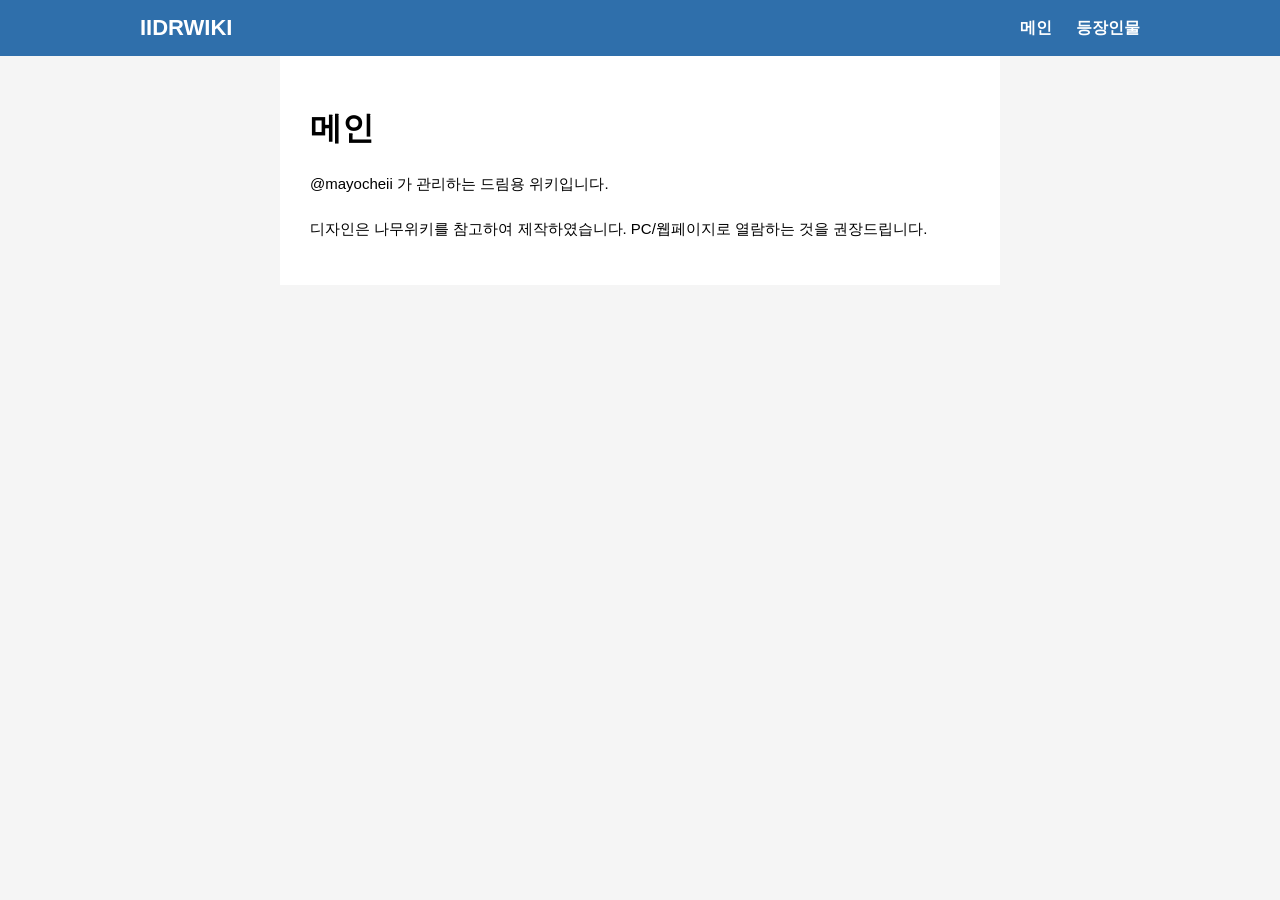
<file: index.html>
<!DOCTYPE html>
<html lang="ko">

<head>

<meta charset="UTF-8">
<meta name="viewport" content="width=device-width, initial-scale=1.0">

<title>아이위키</title>

<link rel="stylesheet" href="style.css">

</head>

<body>

<header class="header">

<div class="header-inner">

<h1 class="logo">
<a href="index.html">IIDRWIKI</a>
</h1>

<nav class="topnav">

<a href="index.html">메인</a>
<a href="characters.html">등장인물</a>

</nav>

</div>

</header>

<div class="layout">

<main class="content">

<h1>메인</h1>

<p>
@mayocheii 가 관리하는 드림용 위키입니다.<br><br>
디자인은 나무위키를 참고하여 제작하였습니다.
PC/웹페이지로 열람하는 것을 권장드립니다.
</p>

</main>

</div>

<script src="script.js"></script>

</body>
</html>
</file>
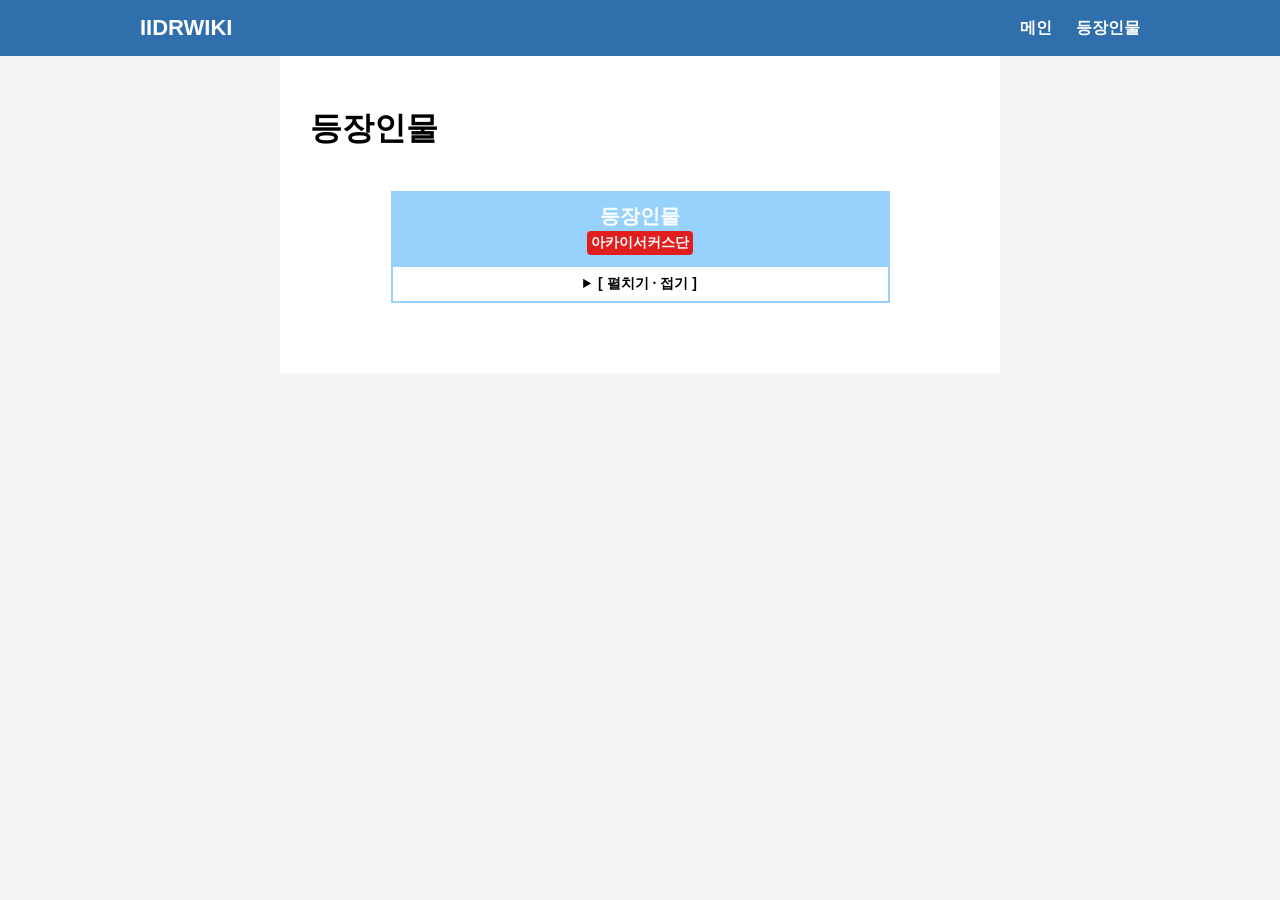
<file: characters.html>
<!DOCTYPE html>
<html lang="ko">

<head>

<meta charset="UTF-8">
<meta name="viewport" content="width=device-width, initial-scale=1.0">

<title>등장인물</title>

<link rel="stylesheet" href="style.css">

</head>

<body>

<header class="header">

<div class="header-inner">

<h1 class="logo">
<a href="index.html">IIDRWIKI</a>
</h1>

<nav class="topnav">

<a href="index.html">메인</a>
<a href="characters.html">등장인물</a>

</nav>

</div>

</header>

<!-- 등장인물 창 시작 -->
<div class="layout">

<main class="content">

<h1>등장인물</h1>

<ul class="character-list">

<div class="navbox">

<div class="navbox-title">

<a href="#">등장인물</a>

<div class="navbox-subtitle">
아카이서커스단
</div>

</div>

<details>

<summary class="navbox-toggle">[ 펼치기 · 접기 ]</summary>

<table class="navbox-table">

<tr>

<th class="navbox-section-01">
단장
</th>

<th class="navbox-section-02">
정식 단원
</th>

</tr>

<tr>

<td class="navbox-center">
<a href="characters/hatano_eru.html">하타노 에루</a>
</td>

<td class="navbox-center">
<a href="#">이츠타</a> (<a href="#">이치타</a> · <a href="#">이후타</a>)
</td>

</tr>

</table>

</details>

</div>

</ul>

</main>

</div>
<!-- 등장인물 창 끝 -->

<script src="script.js"></script>

</body>

</html>
</file>
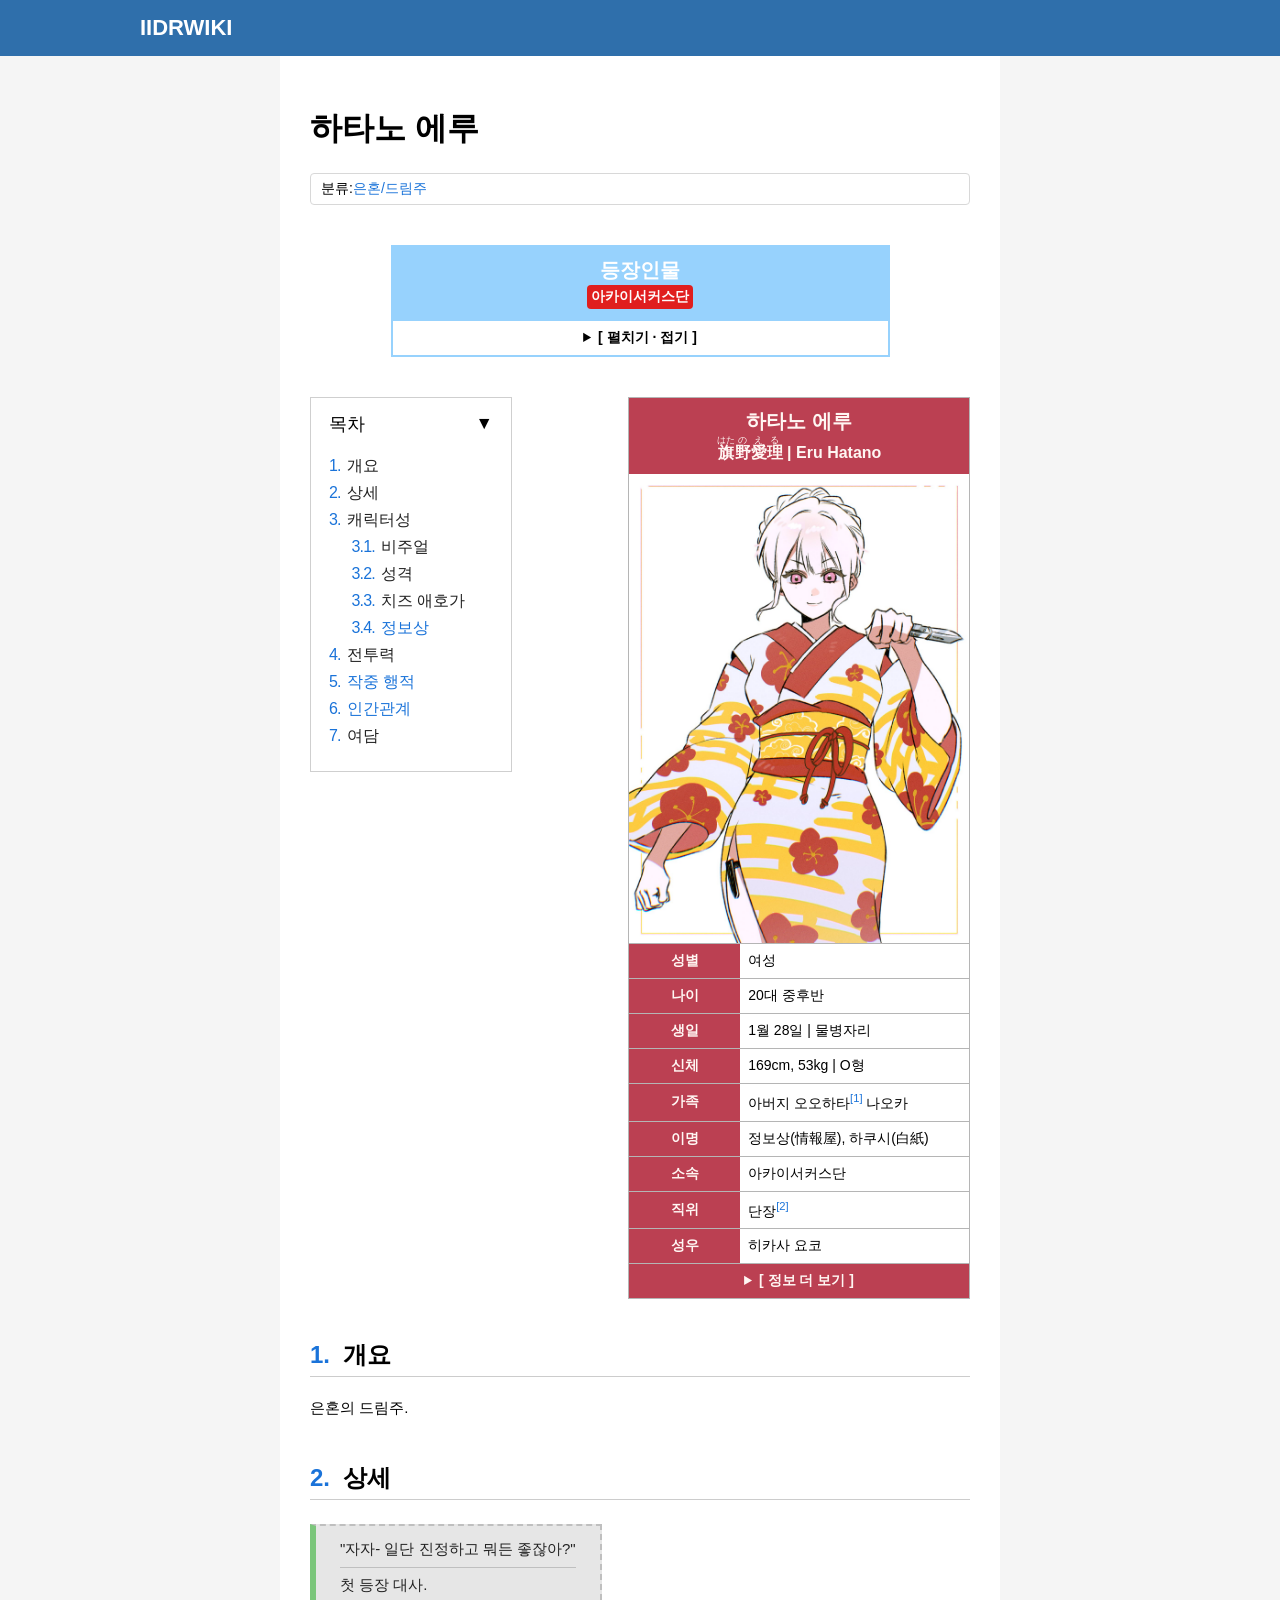
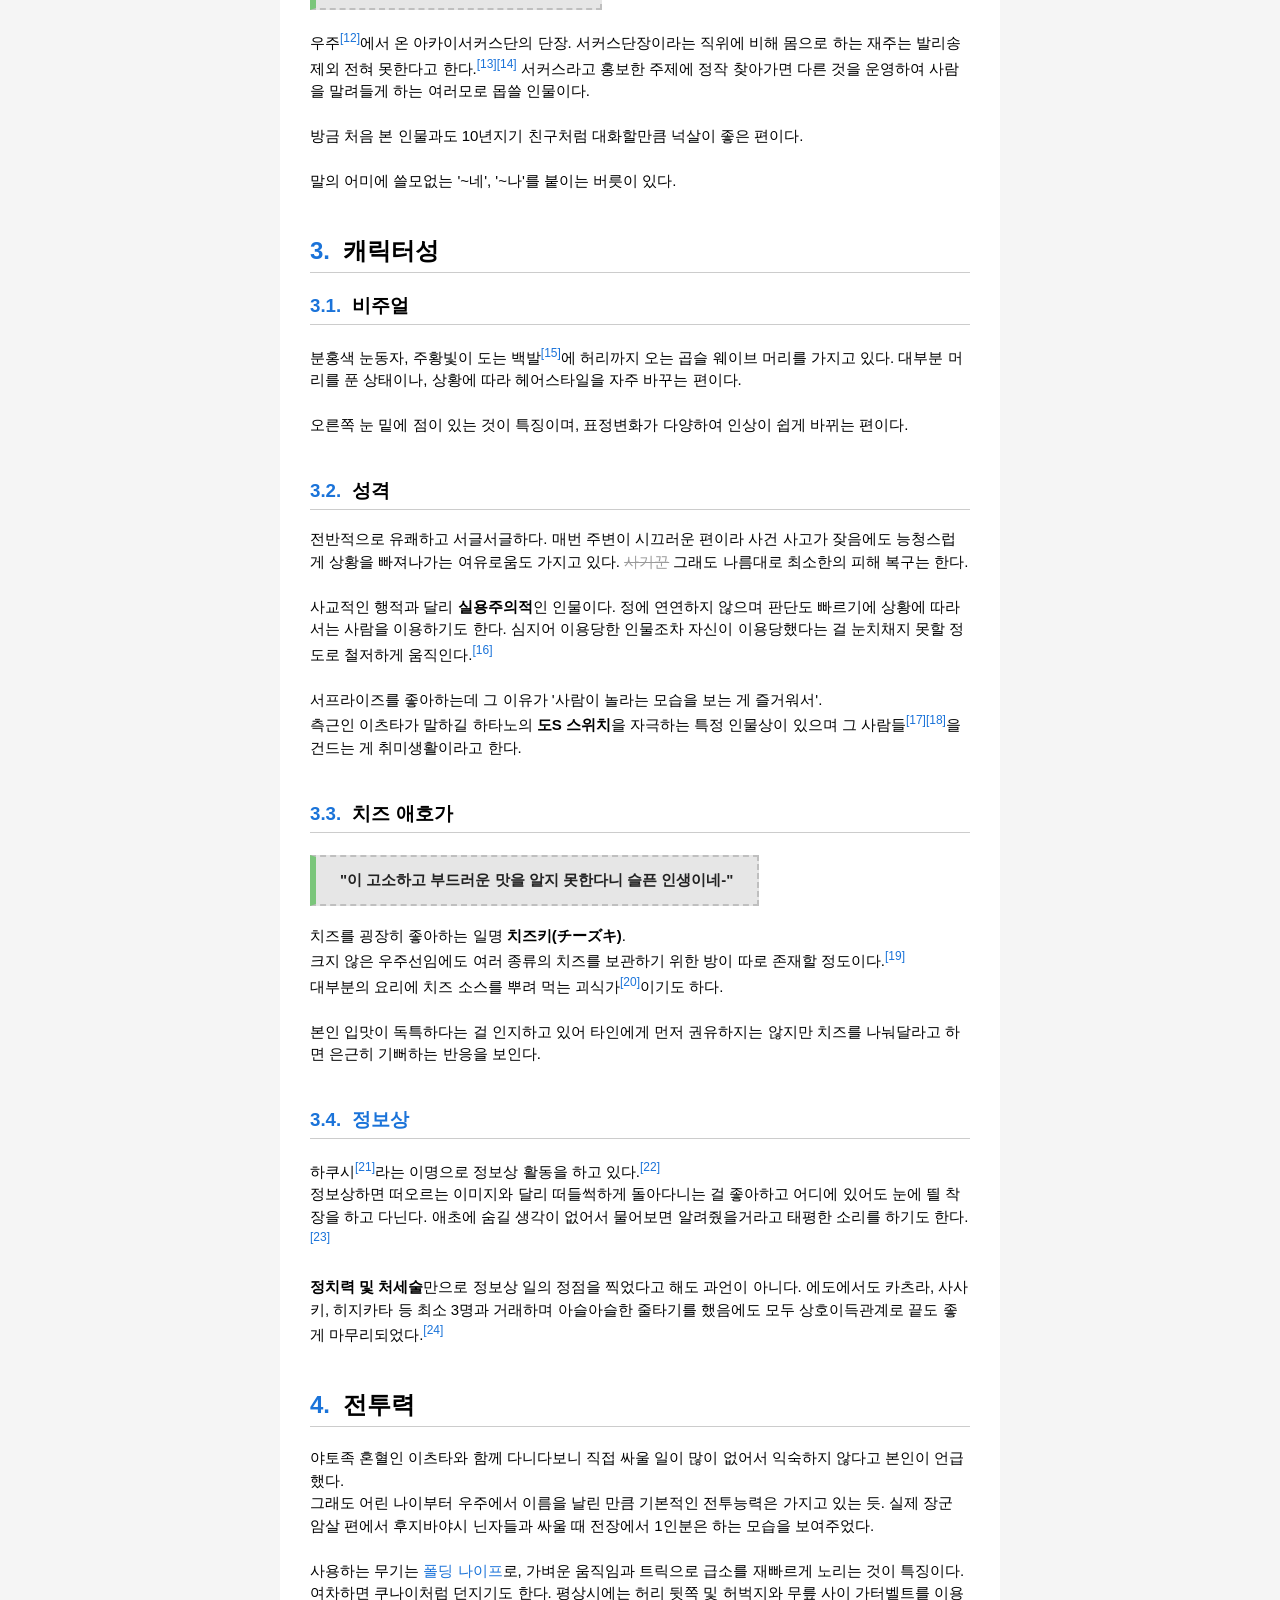
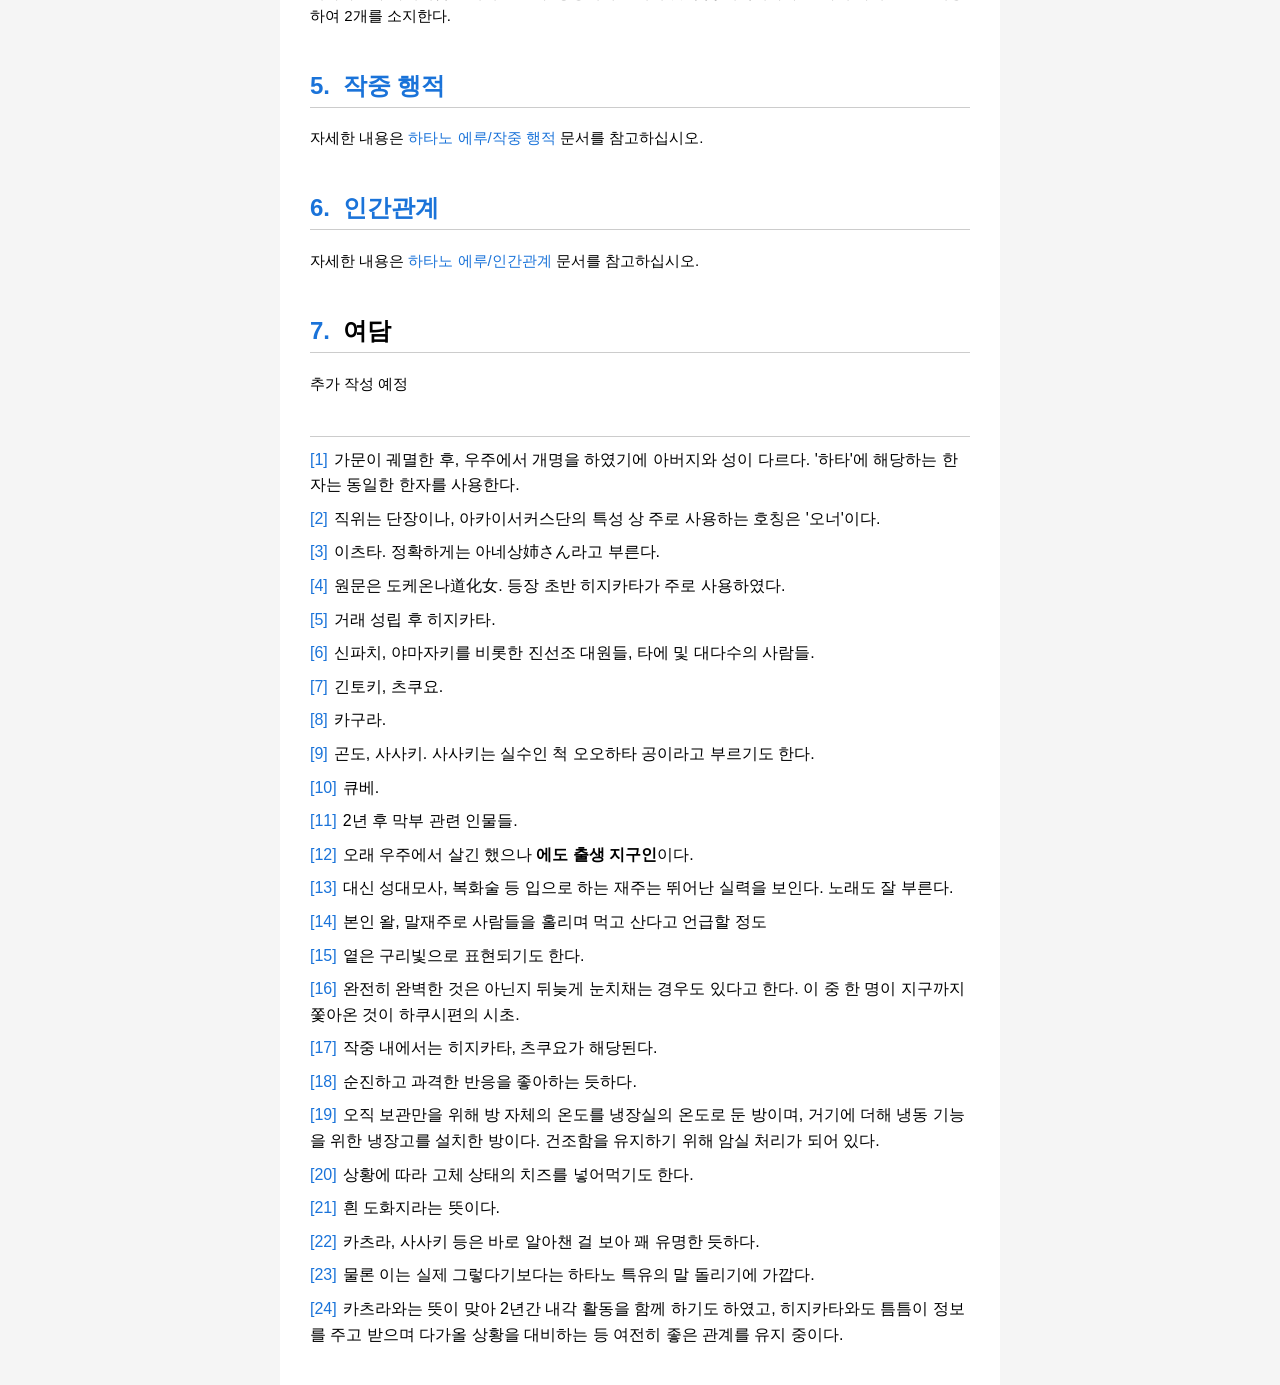
<file: characters/01.html>
<!DOCTYPE html>
<html lang="ko">

<head>

<meta charset="UTF-8">
<meta name="viewport" content="width=device-width, initial-scale=1.0">

<title>하타노 에루 - 아이위키</title>

<link rel="stylesheet" href="../style.css">

</head>

<body>

<header class="header">

<div class="header-inner">

<h1 class="logo">
<a href="../index.html">IIDRWIKI</a>
</h1>

</div>

</header>

<div class="layout">

<main class="content">

<h1>하타노 에루</h1>

<div class="wiki-category">
분류:<a href="#">은혼/드림주</a>
</div>


<div class="navbox">

<div class="navbox-title">

<a href="#">등장인물</a>

<div class="navbox-subtitle">
아카이서커스단
</div>

</div>

<details>

<summary class="navbox-toggle">[ 펼치기 · 접기 ]</summary>

<table class="navbox-table">

<tr>

<th class="navbox-section-01">
단장
</th>

<th class="navbox-section-02">
정식 단원
</th>

</tr>

<tr>

<td class="navbox-center">
<a href="#">하타노 에루</a>
</td>

<!--"itsuta.html"-->
<td class="navbox-center">
<a href="itsuta.html">이츠타</a> (<a href="#">이치타</a> · <a href="#">이후타</a>)
</td>

</tr>

</table>

</details>

</div>

<div class="character-infobox">

<div class="char-title">

<div class="char-name-ko">하타노 에루</div>

<div class="char-name-jp">

<div class="char-name-sub">
<ruby>旗<rt>はた</rt></ruby><ruby>野<rt>の</rt></ruby><ruby>愛理<rt>える</rt></ruby> | Eru Hatano
</div>

</div>

</div>

<div class="char-image">
<img src="../images/eru2.jpg">
</div>


<div class="info-row">
<div class="info-label">성별</div>
<div class="info-value">여성</div>
</div>

<div class="info-row">
<div class="info-label">나이</div>
<div class="info-value">20대 중후반</div>
</div>

<div class="info-row">
<div class="info-label">생일</div>
<div class="info-value">1월 28일 | 물병자리</div>
</div>

<div class="info-row">
<div class="info-label">신체</div>
<div class="info-value">169cm, 53kg | O형</div>
</div>

<div class="info-row">
<div class="info-label">가족</div>
<div class="info-value">아버지 오오하타<span class="footnote" data-note="가문이 궤멸한 후, 우주에서 개명을 하였기에 아버지와 성이 다르다. '하타'에 해당하는 한자는 동일한 한자를 사용한다."></span> 나오카</div>
</div>

<div class="info-row">
<div class="info-label">이명</div>
<div class="info-value">정보상(情報屋), 하쿠시(白紙)</div>
</div>

<div class="info-row">
<div class="info-label">소속</div>
<div class="info-value">아카이서커스단</div>
</div>

<div class="info-row">
<div class="info-label">직위</div>
<div class="info-value">단장<span class="footnote" data-note="직위는 단장이나, 아카이서커스단의 특성 상 주로 사용하는 호칭은 '오너'이다."></span></div>
</div>

<div class="info-row">
<div class="info-label">성우</div>
<div class="info-value">히카사 요코</div>
</div>


<details class="info-more">

<summary class="info-toggle">[ 정보 더 보기 ]</summary>

<div class="info-row">
<div class="info-label">통칭</div>
<div class="info-value">누님<span class="footnote" data-note="이츠타. 정확하게는 아네상姉さん라고 부른다."></span>, 
    광대여자<span class="footnote" data-note="원문은 도케온나道化女. 등장 초반 히지카타가 주로 사용하였다."></span>, 
    정보상<span class="footnote" data-note="거래 성립 후 히지카타."></span>, 
    하타노 씨<span class="footnote" data-note="신파치, 야마자키를 비롯한 진선조 대원들, 타에 및 대다수의 사람들."></span>, 
    하쿠시<span class="footnote" data-note="긴토키, 츠쿠요."></span>, 
    하쿠쨩<span class="footnote" data-note="카구라."></span>, 
    하타노 공<span class="footnote" data-note="곤도, 사사키. 사사키는 실수인 척 오오하타 공이라고 부르기도 한다."></span>, 
    에루<span class="footnote" data-note="큐베."></span>, 
    에루 아가씨<span class="footnote" data-note="2년 후 막부 관련 인물들."></span> </div>
</div>

<div class="info-row">
<div class="info-label">주무기</div>
<div class="info-value">폴딩 나이프</div>
</div>

<div class="info-row">
<div class="info-label">좋아하는 것</div>
<div class="info-value"><b>치즈</b>, 서프라이즈 이벤트</div>
</div>

<div class="info-row">
<div class="info-label">싫어하는 것</div>
<div class="info-value">대화가 안 통하는 상대</div>
</div>

</details>

</div>

<div class="toc" id="toc">
  <button type="button" class="toc-toggle" id="toc-toggle" aria-expanded="true">
    <span class="toc-title">목차</span>
    <span class="toc-arrow">▼</span>
  </button>

  <div class="toc-body" id="toc-body">
    <ol id="toc-list"></ol>
  </div>
</div>

<div style="clear:both;"></div>

<h2>개요</h2>

<p>
은혼의 드림주.
<br><br>
</p>


<h2>상세</h2>

<div class="quote-box">
  <p>"자자- 일단 진정하고 뭐든 좋잖아?"</p>
  <hr class="quote-divider">
  <p>첫 등장 대사.</p>
</div>

<p>
우주<span class="footnote" data-note="오래 우주에서 살긴 했으나 <b>에도 출생 지구인</b>이다."></span>에서 온 아카이서커스단의 단장.
서커스단장이라는 직위에 비해 몸으로 하는 재주는 발리송 제외 전혀 못한다고 한다.<span class="footnote" data-note="대신 성대모사, 복화술 등 입으로 하는 재주는 뛰어난 실력을 보인다. 노래도 잘 부른다."></span><span class="footnote" data-note="본인 왈, 말재주로 사람들을 홀리며 먹고 산다고 언급할 정도"></span> 
서커스라고 홍보한 주제에 정작 찾아가면 다른 것을 운영하여 사람을 말려들게 하는 여러모로 몹쓸 인물이다.<br><br>
방금 처음 본 인물과도 10년지기 친구처럼 대화할만큼 넉살이 좋은 편이다.<br><br>
말의 어미에 쓸모없는 '~네', '~나'를 붙이는 버릇이 있다.
<br><br>
</p>

<h2>캐릭터성</h2>
<h3>비주얼</h3>
<p>
분홍색 눈동자, 주황빛이 도는 백발<span class="footnote" data-note="옅은 구리빛으로 표현되기도 한다."></span>에 허리까지 오는 곱슬 웨이브 머리를 가지고 있다. 대부분 머리를 푼 상태이나, 상황에 따라 헤어스타일을 자주 바꾸는 편이다.<br><br>
오른쪽 눈 밑에 점이 있는 것이 특징이며, 표정변화가 다양하여 인상이 쉽게 바뀌는 편이다.<br><br>
</p>

<h3>성격</h3>
<p>
전반적으로 유쾌하고 서글서글하다. 매번 주변이 시끄러운 편이라 사건 사고가 잦음에도 능청스럽게 상황을 빠져나가는 여유로움도 가지고 있다.
<span class="cancel_text">사기꾼</span> 그래도 나름대로 최소한의 피해 복구는 한다.<br><br>
사교적인 행적과 달리 <b>실용주의적</b>인 인물이다. 정에 연연하지 않으며 판단도 빠르기에 상황에 따라서는 사람을 이용하기도 한다. 심지어 이용당한 인물조차 자신이 이용당했다는 걸 눈치채지 못할 정도로 철저하게 움직인다.<span class="footnote" data-note="완전히 완벽한 것은 아닌지 뒤늦게 눈치채는 경우도 있다고 한다. 이 중 한 명이 지구까지 쫓아온 것이 하쿠시편의 시초."></span><br><br>
서프라이즈를 좋아하는데 그 이유가 '사람이 놀라는 모습을 보는 게 즐거워서'.<br>측근인 이츠타가 말하길 하타노의 <b>도S 스위치</b>을 자극하는 특정 인물상이 있으며 그 사람들<span class="footnote" data-note="작중 내에서는 히지카타, 츠쿠요가 해당된다."></span><span class="footnote" data-note="순진하고 과격한 반응을 좋아하는 듯하다."></span>을 건드는 게 취미생활이라고 한다.<br><br>
</p>

<h3>치즈 애호가</h3>

<div class="quote-box">
  <p><b>"이 고소하고 부드러운 맛을 알지 못한다니 슬픈 인생이네-"</b></p>
</div>

<p>
치즈를 굉장히 좋아하는 일명 <b>치즈키(チーズキ)</b>.<br>
크지 않은 우주선임에도 여러 종류의 치즈를 보관하기 위한 방이 따로 존재할 정도이다.<span class="footnote" data-note="오직 보관만을 위해 방 자체의 온도를 냉장실의 온도로 둔 방이며, 거기에 더해 냉동 기능을 위한 냉장고를 설치한 방이다. 건조함을 유지하기 위해 암실 처리가 되어 있다."></span><br>
대부분의 요리에 치즈 소스를 뿌려 먹는 괴식가<span class="footnote" data-note="상황에 따라 고체 상태의 치즈를 넣어먹기도 한다."></span>이기도 하다.<br><br>
본인 입맛이 독특하다는 걸 인지하고 있어 타인에게 먼저 권유하지는 않지만 치즈를 나눠달라고 하면 은근히 기뻐하는 반응을 보인다.<br><br>
</p>

<h3><a href="https://namu.wiki/w/정보상">정보상</a></h3>
<p>
하쿠시<span class="footnote" data-note="흰 도화지라는 뜻이다."></span>라는 이명으로 정보상 활동을 하고 있다.<span class="footnote" data-note="카츠라, 사사키 등은 바로 알아챈 걸 보아 꽤 유명한 듯하다."></span><br>
정보상하면 떠오르는 이미지와 달리 떠들썩하게 돌아다니는 걸 좋아하고 어디에 있어도 눈에 띌 착장을 하고 다닌다. 애초에 숨길 생각이 없어서 물어보면 알려줬을거라고 태평한 소리를 하기도 한다.<span class="footnote" data-note="물론 이는 실제 그렇다기보다는 하타노 특유의 말 돌리기에 가깝다."></span><br><br>
<b>정치력 및 처세술</b>만으로 정보상 일의 정점을 찍었다고 해도 과언이 아니다. 에도에서도 카츠라, 사사키, 히지카타 등 최소 3명과 거래하며 아슬아슬한 줄타기를 했음에도 모두 상호이득관계로 끝도 좋게 마무리되었다.<span class="footnote" data-note="카츠라와는 뜻이 맞아 2년간 내각 활동을 함께 하기도 하였고, 히지카타와도 틈틈이 정보를 주고 받으며 다가올 상황을 대비하는 등 여전히 좋은 관계를 유지 중이다."></span>
<br><br>
<h2>전투력</h2>
<p>
야토족 혼혈인 이츠타와 함께 다니다보니 직접 싸울 일이 많이 없어서 익숙하지 않다고 본인이 언급했다.<br>
그래도 어린 나이부터 우주에서 이름을 날린 만큼 기본적인 전투능력은 가지고 있는 듯. 실제 장군 암살 편에서 후지바야시 닌자들과 싸울 때 전장에서 1인분은 하는 모습을 보여주었다.<br><br>
사용하는 무기는 <a href="https://namu.wiki/w/폴딩%20나이프">폴딩 나이프</a>로, 가벼운 움직임과 트릭으로 급소를 재빠르게 노리는 것이 특징이다. 여차하면 쿠나이처럼 던지기도 한다. 평상시에는 허리 뒷쪽 및 허벅지와 무릎 사이 가터벨트를 이용하여 2개를 소지한다.
<br><br>
</p>

<h2>
  <a href="02.html">작중 행적</a>
</h2>
<p>
자세한 내용은 <a href="02.html">하타노 에루/작중 행적</a> 문서를 참고하십시오.
<br><br>
</p>

<h2>
  <a href="03.html">인간관계</a>
</h2>
<p>
자세한 내용은 <a href="03.html">하타노 에루/인간관계</a> 문서를 참고하십시오.
<br><br>
</p>

<h2>여담</h2>
<p>
  추가 작성 예정
</p>

<section class="footnotes-section">
<ol id="footnotes-list"></ol>
</section>

</main>

</div>

<script src="../script.js"></script>

</body>
</html>
</file>
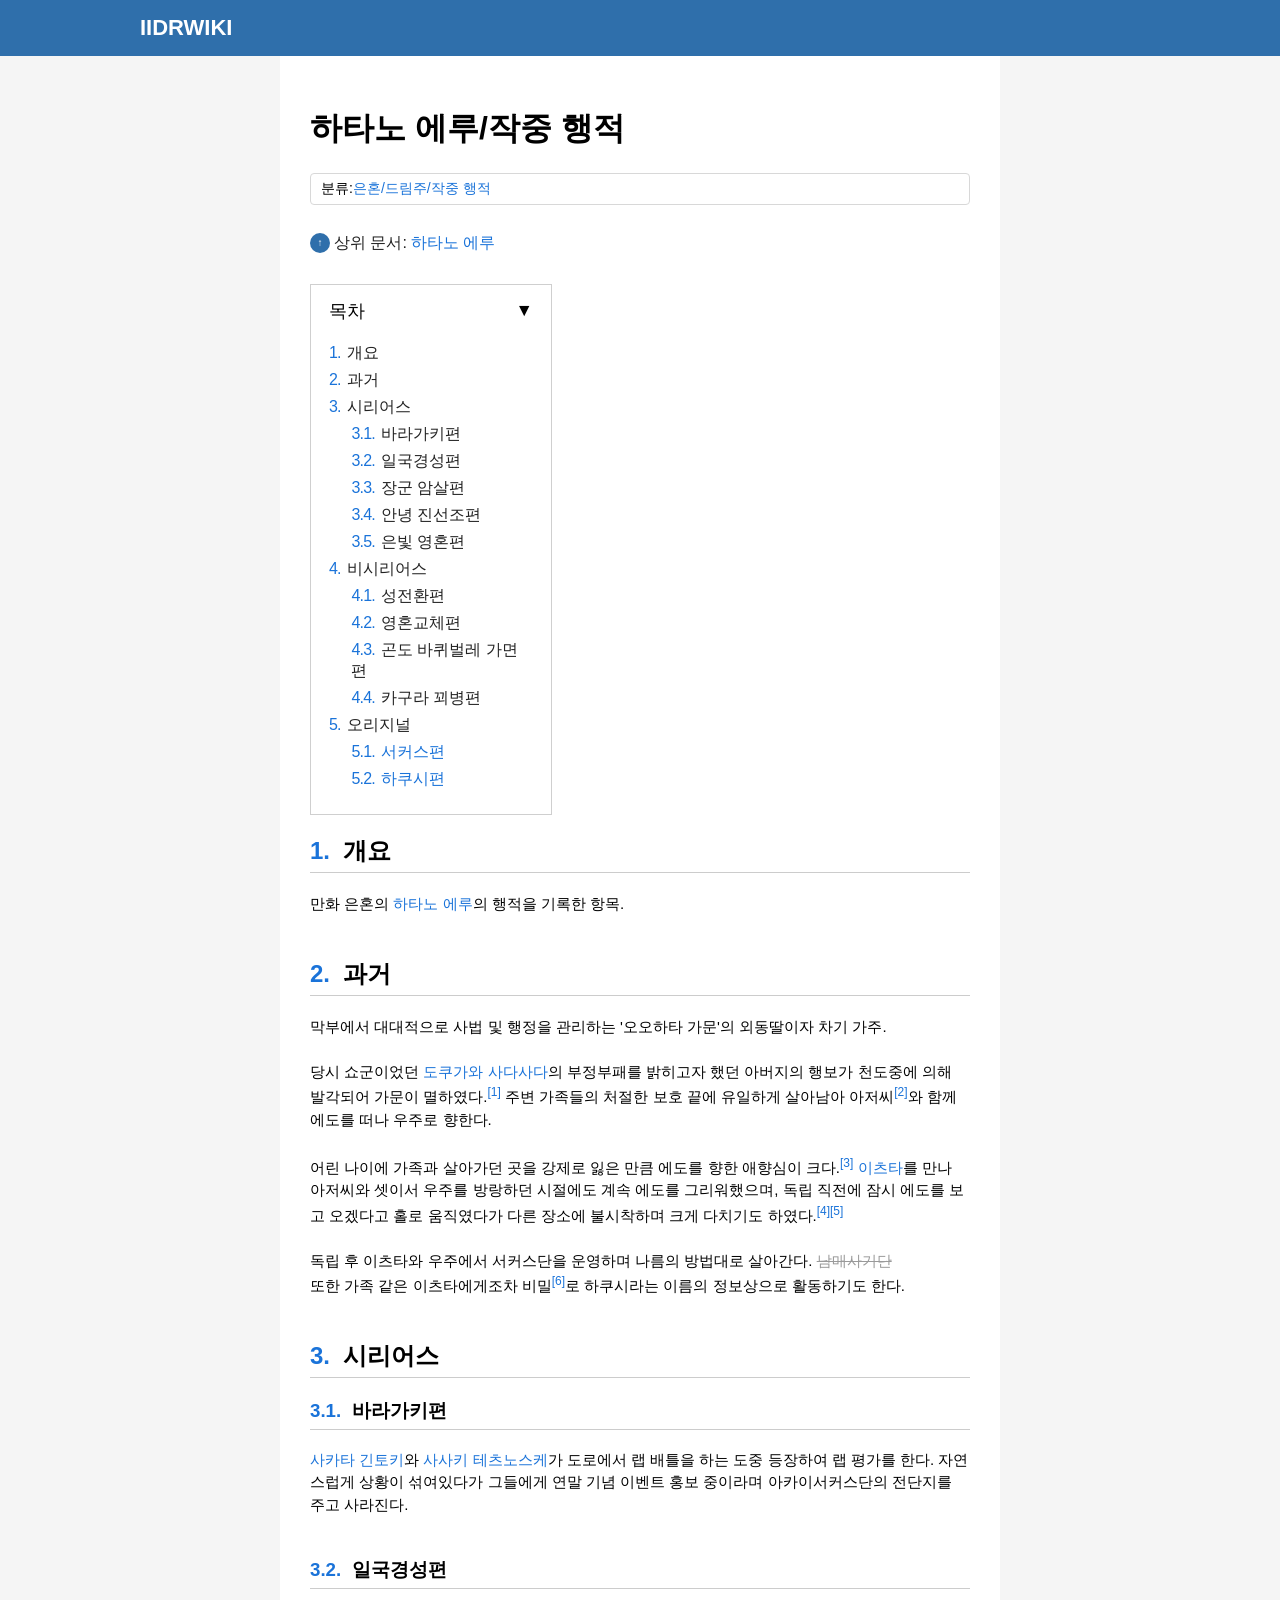
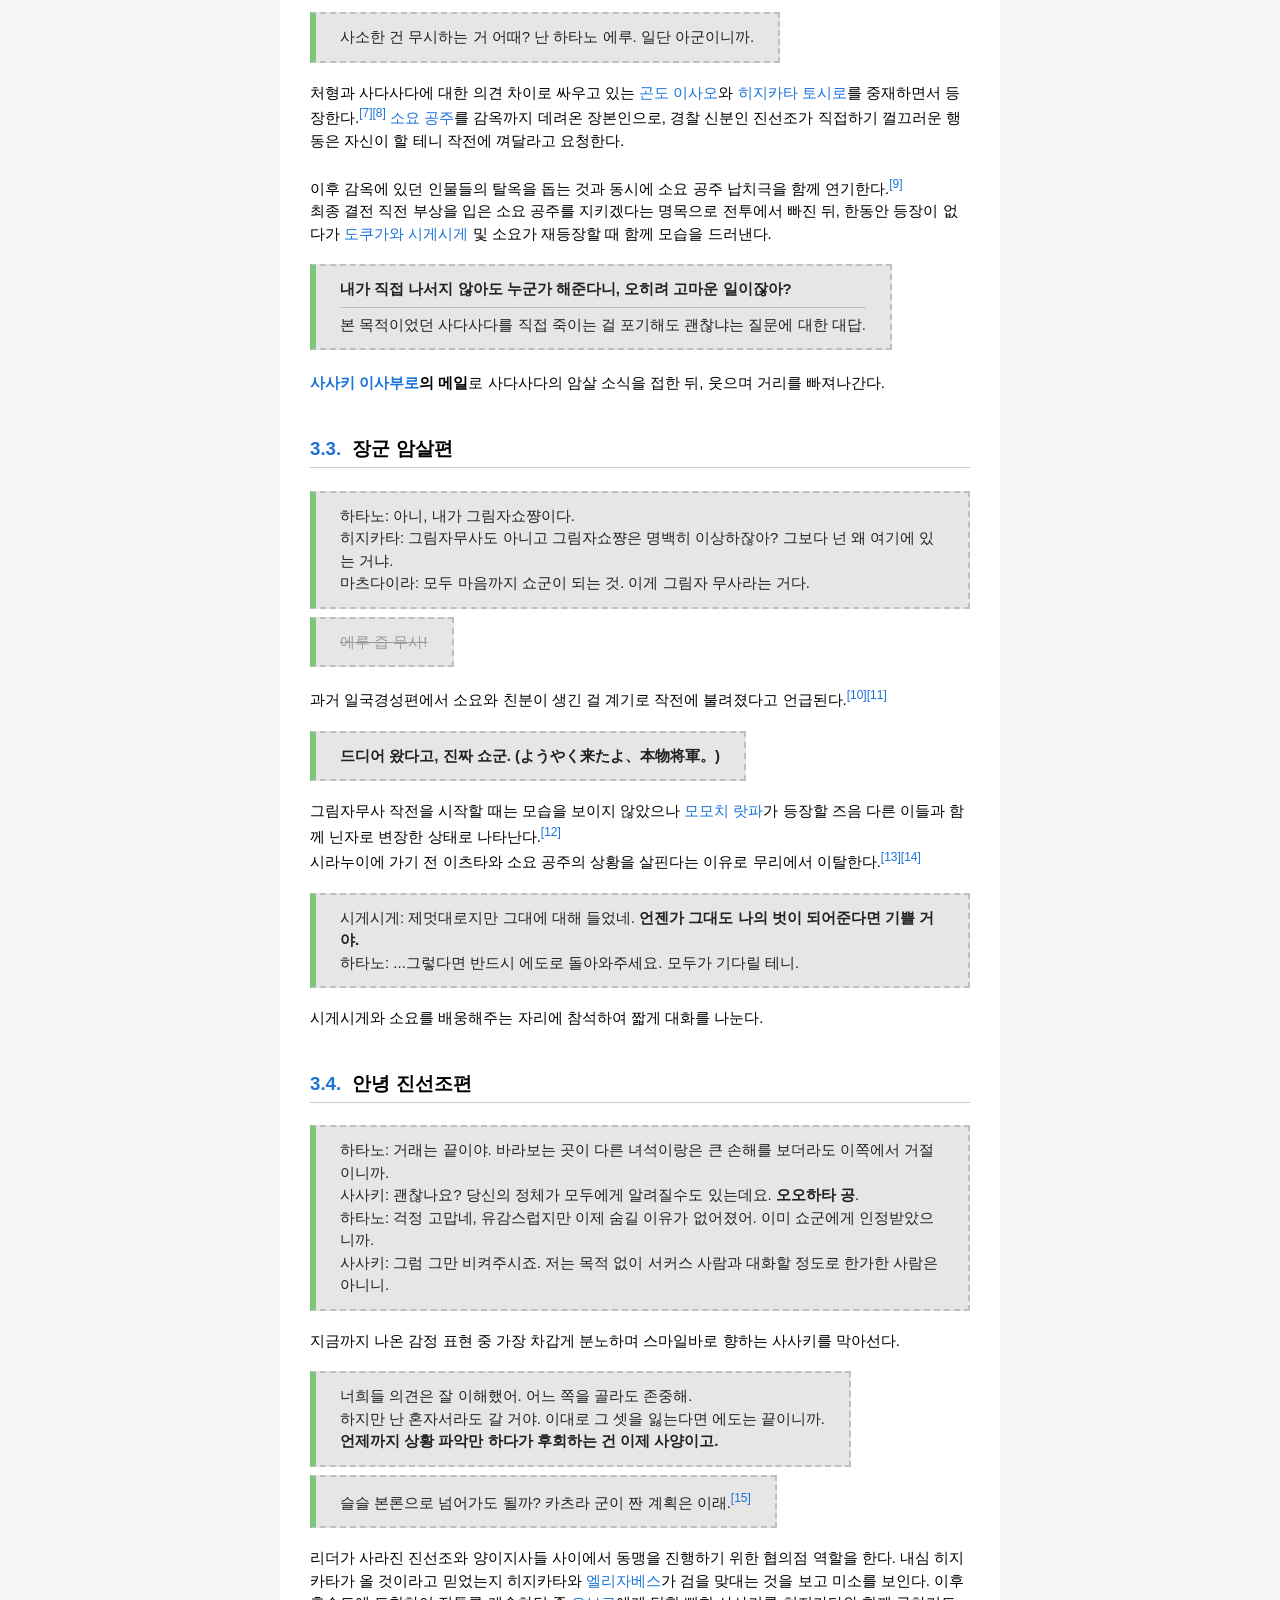
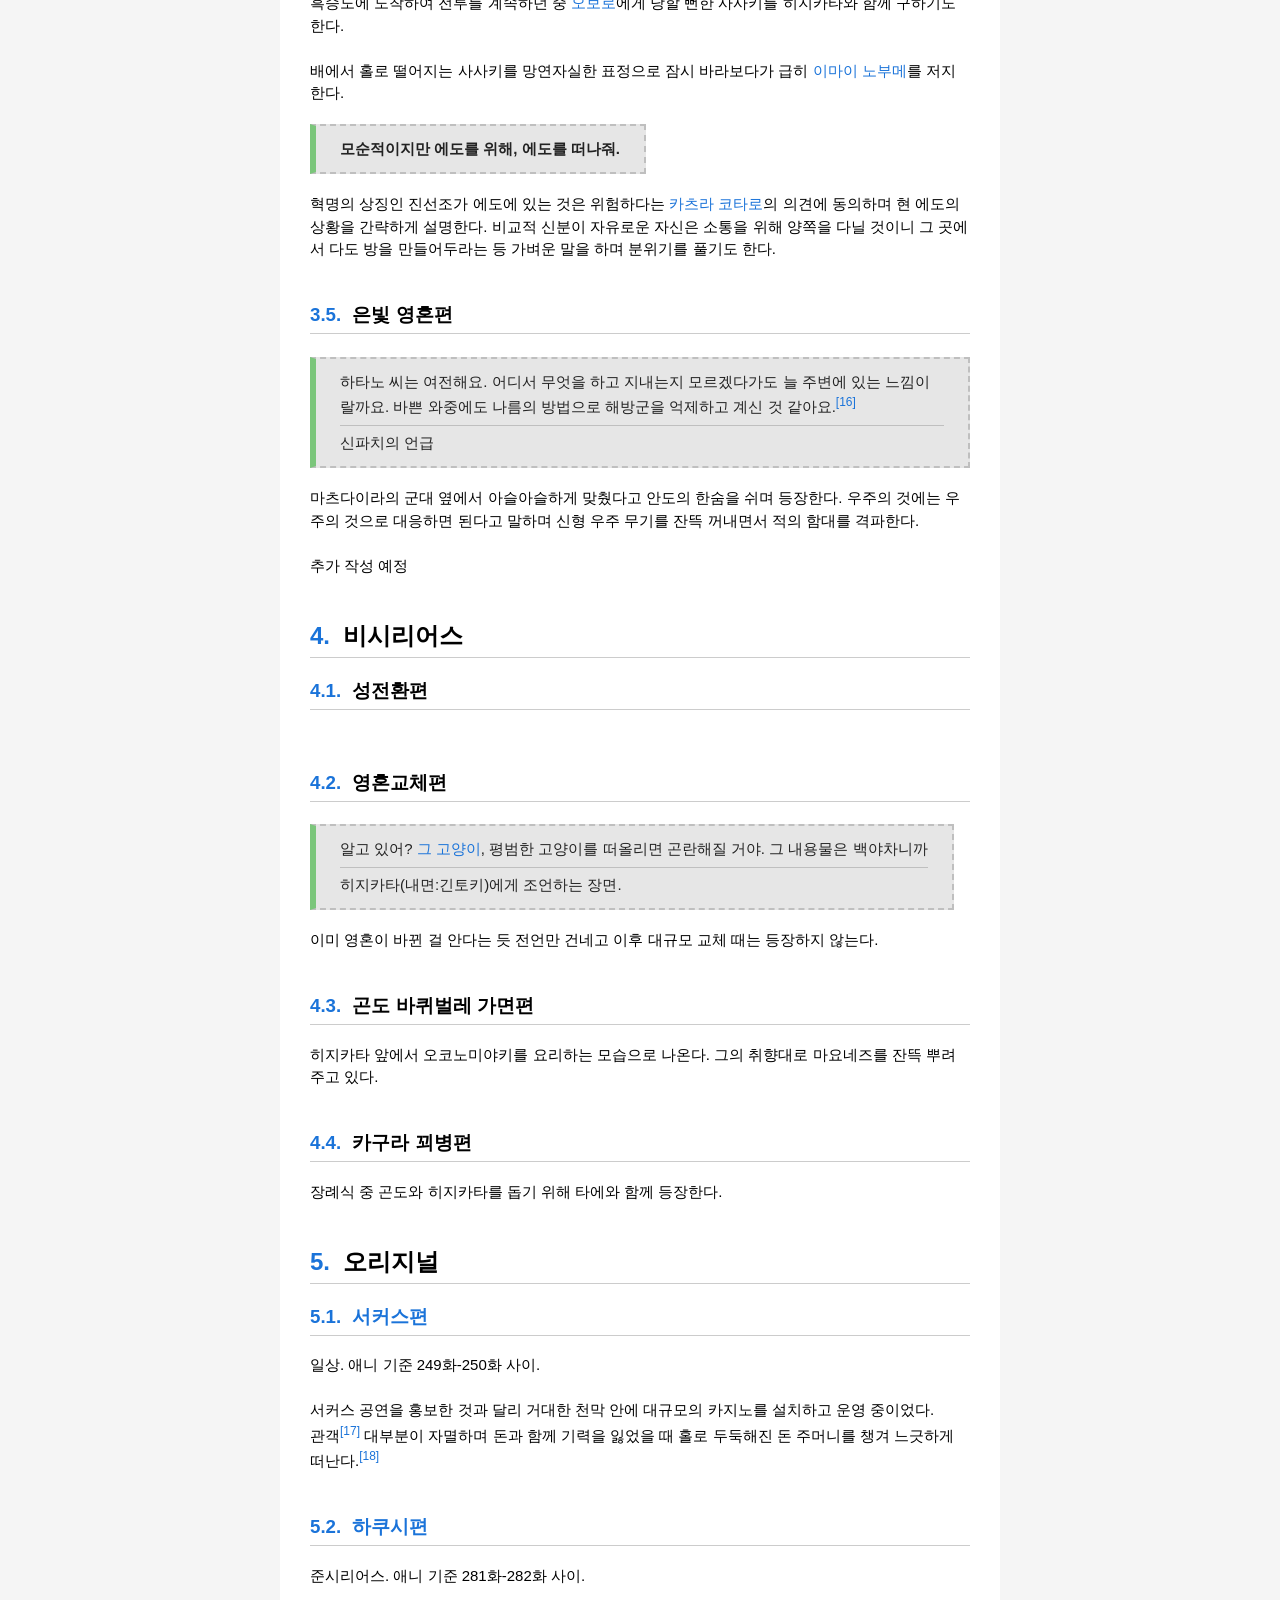
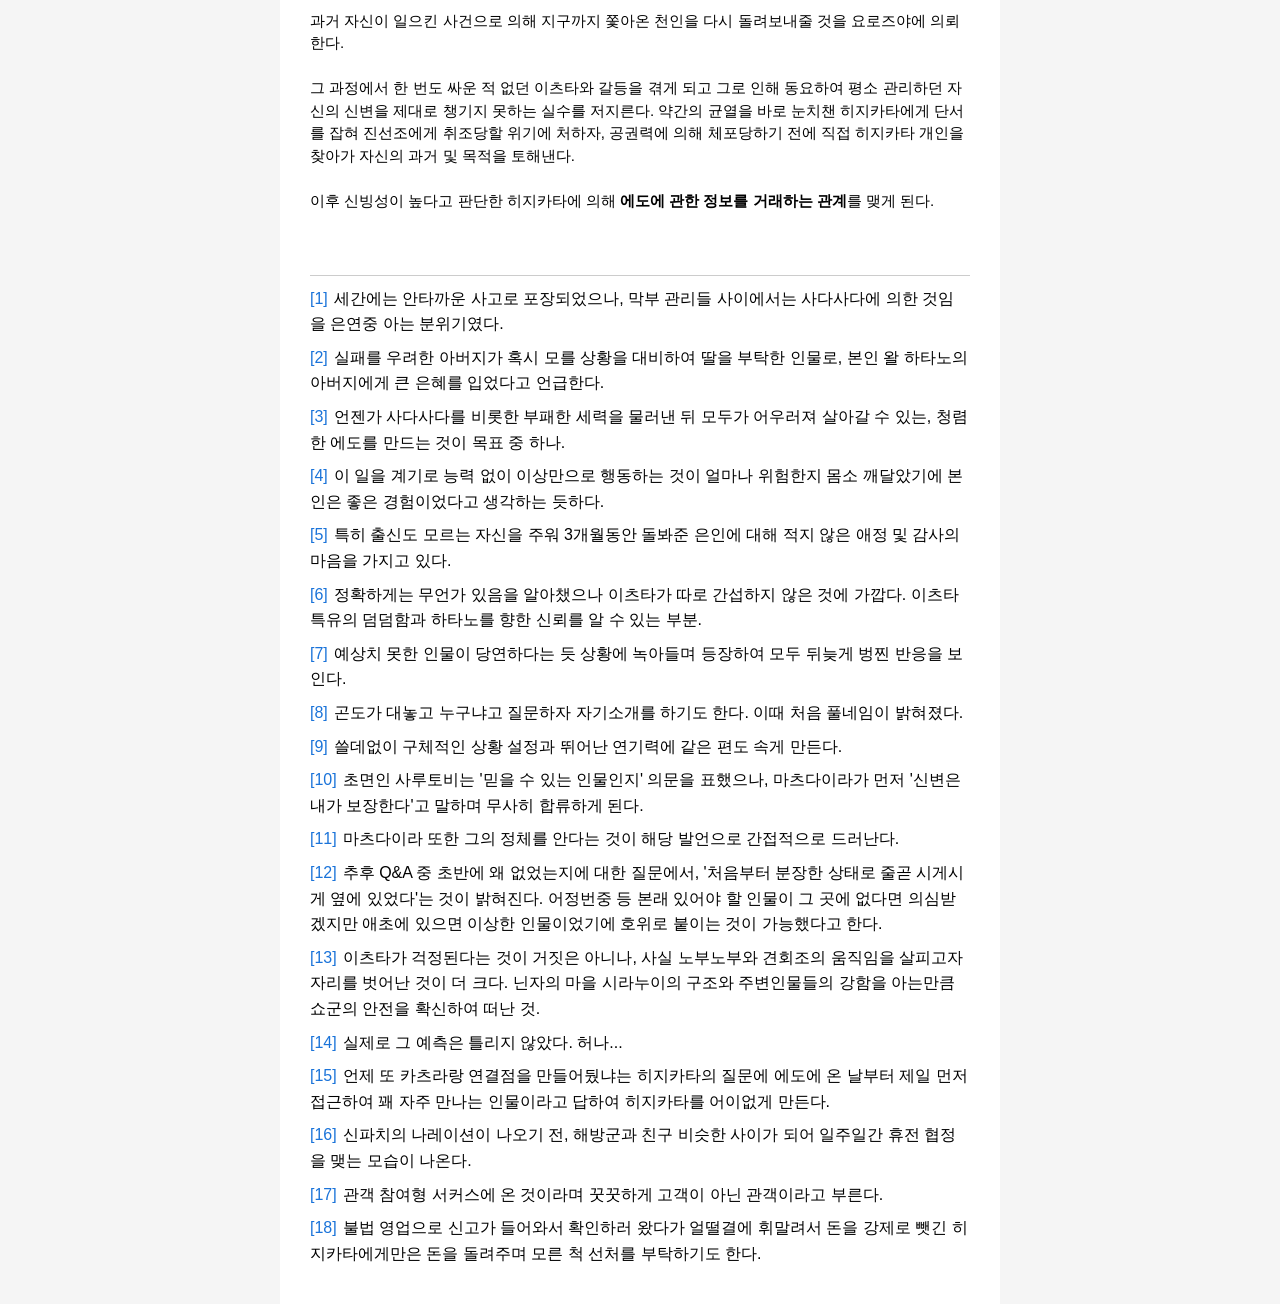
<file: characters/02.html>
<!DOCTYPE html>
<html lang="ko">

<head>

<meta charset="UTF-8">
<meta name="viewport" content="width=device-width, initial-scale=1.0">

<title>하타노 에루/작중 행적 - 아이위키</title>
<!--<meta name="page-status" content="draft">-->

<link rel="stylesheet" href="../style.css">

</head>

<body>

<header class="header">

<div class="header-inner">

<h1 class="logo">
<a href="../index.html">IIDRWIKI</a>
</h1>

</div>

</header>

<div class="layout">

<main class="content">

<h1>하타노 에루/작중 행적</h1>

<div class="wiki-category">
분류:<a href="#">은혼/드림주/작중 행적</a>
</div>

<div class="wiki-parent-doc">
  <span class="parent-icon">↑</span>
  <span class="parent-label">상위 문서:</span>
  <a href="01.html">하타노 에루</a>
</div>

<div class="toc_p" id="toc">
  <button type="button" class="toc-toggle" id="toc-toggle" aria-expanded="true">
    <span class="toc-title">목차</span>
    <span class="toc-arrow">▼</span>
  </button>

  <div class="toc-body" id="toc-body">
    <ol id="toc-list"></ol>
  </div>
</div>

<div style="clear:both;"></div>

<h2>개요</h2>
<p>
만화 은혼의 <a href="01.html">하타노 에루</a>의 행적을 기록한 항목.<br><br>
</p>


<h2>과거</h2>
<p>
막부에서 대대적으로 사법 및 행정을 관리하는 '오오하타 가문'의 외동딸이자 차기 가주.<br><br>
당시 쇼군이었던 <a href="https://namu.wiki/w/도쿠가와%20사다사다">도쿠가와 사다사다</a>의 부정부패를 밝히고자 했던 아버지의 행보가 천도중에 의해 발각되어 가문이 멸하였다.<span class="footnote" data-note="세간에는 안타까운 사고로 포장되었으나, 막부 관리들 사이에서는 사다사다에 의한 것임을 은연중 아는 분위기였다."></span> 주변 가족들의 처절한 보호 끝에 유일하게 살아남아 아저씨<span class="footnote" data-note="실패를 우려한 아버지가 혹시 모를 상황을 대비하여 딸을 부탁한 인물로, 본인 왈 하타노의 아버지에게 큰 은혜를 입었다고 언급한다."></span>와 함께 에도를 떠나 우주로 향한다.<br><br>
어린 나이에 가족과 살아가던 곳을 강제로 잃은 만큼 에도를 향한 애향심이 크다.<span class="footnote" data-note="언젠가 사다사다를 비롯한 부패한 세력을 물러낸 뒤 모두가 어우러져 살아갈 수 있는, 청렴한 에도를 만드는 것이 목표 중 하나."></span> <a href="itsuta.html">이츠타</a>를 만나 아저씨와 셋이서 우주를 방랑하던 시절에도 계속 에도를 그리워했으며, 독립 직전에 잠시 에도를 보고 오겠다고 홀로 움직였다가 다른 장소에 불시착하며 크게 다치기도 하였다.<span class="footnote" data-note="이 일을 계기로 능력 없이 이상만으로 행동하는 것이 얼마나 위험한지 몸소 깨달았기에 본인은 좋은 경험이었다고 생각하는 듯하다."></span><span class="footnote" data-note="특히 출신도 모르는 자신을 주워 3개월동안 돌봐준 은인에 대해 적지 않은 애정 및 감사의 마음을 가지고 있다."></span><br><br>
독립 후 이츠타와 우주에서 서커스단을 운영하며 나름의 방법대로 살아간다. <span class="cancel_text">남매사기단</span><br>
또한 가족 같은 이츠타에게조차 비밀<span class="footnote" data-note="정확하게는 무언가 있음을 알아챘으나 이츠타가 따로 간섭하지 않은 것에 가깝다. 이츠타 특유의 덤덤함과 하타노를 향한 신뢰를 알 수 있는 부분."></span>로 하쿠시라는 이름의 정보상으로 활동하기도 한다.<br><br>
</p>

<h2>시리어스</h2>
<h3>바라가키편</h3>
<p>
<a href="https://namu.wiki/w/사카타%20긴토키">사카타 긴토키</a>와 <a href="https://namu.wiki/w/사사키%20테츠노스케">사사키 테츠노스케</a>가 도로에서 랩 배틀을 하는 도중 등장하여 랩 평가를 한다. 자연스럽게 상황이 섞여있다가 그들에게 연말 기념 이벤트 홍보 중이라며 아카이서커스단의 전단지를 주고 사라진다.
<br><br>
</p>

<h3>일국경성편</h3>
<div class="quote-box">
  <p>사소한 건 무시하는 거 어때? 난 하타노 에루. 일단 아군이니까.<br>
</div>
<p>
처형과 사다사다에 대한 의견 차이로 싸우고 있는 <a href="https://namu.wiki/w/곤도%20이사오">곤도 이사오</a>와 <a href="https://namu.wiki/w/히지카타%20토시로">히지카타 토시로</a>를 중재하면서 등장한다.<span class="footnote" data-note="예상치 못한 인물이 당연하다는 듯 상황에 녹아들며 등장하여 모두 뒤늦게 벙찐 반응을 보인다."></span><span class="footnote" data-note="곤도가 대놓고 누구냐고 질문하자 자기소개를 하기도 한다. 이때 처음 풀네임이 밝혀졌다."></span> <a href="https://namu.wiki/w/소요%20공주">소요 공주</a>를 감옥까지 데려온 장본인으로, 경찰 신분인 진선조가 직접하기 껄끄러운 행동은 자신이 할 테니 작전에 껴달라고 요청한다.<br><br>
이후 감옥에 있던 인물들의 탈옥을 돕는 것과 동시에 소요 공주 납치극을 함께 연기한다.<span class="footnote" data-note="쓸데없이 구체적인 상황 설정과 뛰어난 연기력에 같은 편도 속게 만든다."></span> <br>최종 결전 직전 부상을 입은 소요 공주를 지키겠다는 명목으로 전투에서 빠진 뒤, 한동안 등장이 없다가 <a href="https://namu.wiki/w/도쿠가와%20시게시게">도쿠가와 시게시게</a> 및 소요가 재등장할 때 함께 모습을 드러낸다.
</p>
<div class="quote-box">
  <p><b>내가 직접 나서지 않아도 누군가 해준다니, 오히려 고마운 일이잖아?</b><br>
  <hr class="quote-divider">
  <p>본 목적이었던 사다사다를 직접 죽이는 걸 포기해도 괜찮냐는 질문에 대한 대답.</p>
</div>
<br><br>
<p class="char-line">
<b><a href="https://namu.wiki/w/사사키%20이사부로">사사키 이사부로</a>의 메일</b>로 사다사다의 암살 소식을 접한 뒤, 웃으며 거리를 빠져나간다.<br><br>
</p>

<h3>장군 암살편</h3>
<div class="quote-box">
  <p>
  하타노: 아니, 내가 그림자쇼쨩이다.<br>
  히지카타: 그림자무사도 아니고 그림자쇼쨩은 명백히 이상하잖아? 그보다 넌 왜 여기에 있는 거냐.<br>
  마츠다이라: 모두 마음까지 쇼군이 되는 것. 이게 그림자 무사라는 거다.
  </p>
</div>
<div class="quote-box">
  <p>
  <span class="cancel_text">에루 즙 무사!</span>
  </p>
</div>
<p>
  과거 일국경성편에서 소요와 친분이 생긴 걸 계기로 작전에 불려졌다고 언급된다.<span class="footnote" data-note="초면인 사루토비는 '믿을 수 있는 인물인지' 의문을 표했으나, 마츠다이라가 먼저 '신변은 내가 보장한다'고 말하며 무사히 합류하게 된다."></span><span class="footnote" data-note="마츠다이라 또한 그의 정체를 안다는 것이 해당 발언으로 간접적으로 드러난다."></span>
</p>
<div class="quote-box">
  <p>
  <b>드디어 왔다고, 진짜 쇼군. (ようやく来たよ、本物将軍。)</b>
  </p>
</div>
<p>
  그림자무사 작전을 시작할 때는 모습을 보이지 않았으나 <a href="https://namu.wiki/w/모모치%20랏파">모모치 랏파</a>가 등장할 즈음 다른 이들과 함께 닌자로 변장한 상태로 나타난다.<span class="footnote" data-note="추후 Q&A 중 초반에 왜 없었는지에 대한 질문에서, '처음부터 분장한 상태로 줄곧 시게시게 옆에 있었다'는 것이 밝혀진다. 어정번중 등 본래 있어야 할 인물이 그 곳에 없다면 의심받겠지만 애초에 있으면 이상한 인물이었기에 호위로 붙이는 것이 가능했다고 한다."></span><br>
  시라누이에 가기 전 이츠타와 소요 공주의 상황을 살핀다는 이유로 무리에서 이탈한다.<span class="footnote" data-note="이츠타가 걱정된다는 것이 거짓은 아니나, 사실 노부노부와 견회조의 움직임을 살피고자 자리를 벗어난 것이 더 크다. 닌자의 마을 시라누이의 구조와 주변인물들의 강함을 아는만큼 쇼군의 안전을 확신하여 떠난 것."></span><span class="footnote" data-note="실제로 그 예측은 틀리지 않았다. 허나..."></span>
</p>
<div class="quote-box">
  <p>
  시게시게: 제멋대로지만 그대에 대해 들었네. <b>언젠가 그대도 나의 벗이 되어준다면 기쁠 거야.</b><br>
  하타노: ...그렇다면 반드시 에도로 돌아와주세요. 모두가 기다릴 테니.
  </p>
</div>
<p>
  시게시게와 소요를 배웅해주는 자리에 참석하여 짧게 대화를 나눈다.<br><br>
</p>

<h3>안녕 진선조편</h3>
<div class="quote-box">
  <p>
  하타노: 거래는 끝이야. 바라보는 곳이 다른 녀석이랑은 큰 손해를 보더라도 이쪽에서 거절이니까.<br>
  사사키: 괜찮나요? 당신의 정체가 모두에게 알려질수도 있는데요. <b>오오하타 공</b>.<br>
  하타노: 걱정 고맙네, 유감스럽지만 이제 숨길 이유가 없어졌어. 이미 쇼군에게 인정받았으니까.<br>
  사사키: 그럼 그만 비켜주시죠. 저는 목적 없이 서커스 사람과 대화할 정도로 한가한 사람은 아니니.
  </p>
</div>
<p>
  지금까지 나온 감정 표현 중 가장 차갑게 분노하며 스마일바로 향하는 사사키를 막아선다.
</p>
<div class="quote-box">
  <p>
  너희들 의견은 잘 이해했어. 어느 쪽을 골라도 존중해.<br>하지만 난 혼자서라도 갈 거야. 이대로 그 셋을 잃는다면 에도는 끝이니까.<br><b>언제까지 상황 파악만 하다가 후회하는 건 이제 사양이고.</b>
  </p>
</div>
<div class="quote-box">
  <p>
  슬슬 본론으로 넘어가도 될까? 카츠라 군이 짠 계획은 이래.<span class="footnote" data-note="언제 또 카츠라랑 연결점을 만들어뒀냐는 히지카타의 질문에 에도에 온 날부터 제일 먼저 접근하여 꽤 자주 만나는 인물이라고 답하여 히지카타를 어이없게 만든다."></span>
  </p>
</div>
<p>
리더가 사라진 진선조와 양이지사들 사이에서 동맹을 진행하기 위한 협의점 역할을 한다. 내심 히지카타가 올 것이라고 믿었는지 히지카타와 <a href="https://namu.wiki/w/엘리자베스(은혼)">엘리자베스</a>가 검을 맞대는 것을 보고 미소를 보인다. 이후 흑승도에 도착하여 전투를 계속하던 중 <a href="https://namu.wiki/w/오보로(은혼)">오보로</a>에게 당할 뻔한 사사키를 히지카타와 함께 구하기도 한다.<br><br>
배에서 홀로 떨어지는 사사키를 망연자실한 표정으로 잠시 바라보다가 급히 <a href="https://namu.wiki/w/이마이%20노부메">이마이 노부메</a>를 저지한다.<br>
</p>
<div class="quote-box">
  <p>
  <b>모순적이지만 에도를 위해, 에도를 떠나줘.</b>
  </p>
</div>
<p>
혁명의 상징인 진선조가 에도에 있는 것은 위험하다는 <a href="https://namu.wiki/w/가츠라%20고타로?from=카츠라%20코타로">카츠라 코타로</a>의 의견에 동의하며 현 에도의 상황을 간략하게 설명한다. 비교적 신분이 자유로운 자신은 소통을 위해 양쪽을 다닐 것이니 그 곳에서 다도 방을 만들어두라는 등 가벼운 말을 하며 분위기를 풀기도 한다.<br><br>
</p>


<h3>은빛 영혼편</h3>
<div class="quote-box">
  <p>하타노 씨는 여전해요. 어디서 무엇을 하고 지내는지 모르겠다가도 늘 주변에 있는 느낌이랄까요. 바쁜 와중에도 나름의 방법으로 해방군을 억제하고 계신 것 같아요.<span class="footnote" data-note="신파치의 나레이션이 나오기 전, 해방군과 친구 비슷한 사이가 되어 일주일간 휴전 협정을 맺는 모습이 나온다."></span></p>
  <hr class="quote-divider">
  <p>신파치의 언급</p>
</div>
<p>
마츠다이라의 군대 옆에서 아슬아슬하게 맞췄다고 안도의 한숨을 쉬며 등장한다. 우주의 것에는 우주의 것으로 대응하면 된다고 말하며 신형 우주 무기를 잔뜩 꺼내면서 적의 함대를 격파한다.<br><br>
추가 작성 예정<br><br>
</p>

<h2>비시리어스</h2>
<h3>성전환편</h3>
<p><br></p>

<h3>영혼교체편</h3>
<div class="quote-box">
  <p>알고 있어? <a href="https://namu.wiki/w/도자에몬">그 고양이</a>, 평범한 고양이를 떠올리면 곤란해질 거야. 그 내용물은 백야차니까<br>
  <hr class="quote-divider">
  <p>히지카타(내면:긴토키)에게 조언하는 장면.</p>
</div>
<p>
이미 영혼이 바뀐 걸 안다는 듯 전언만 건네고 이후 대규모 교체 때는 등장하지 않는다.
<br><br>
</p>

<h3>곤도 바퀴벌레 가면편</h3>
<p>
히지카타 앞에서 오코노미야키를 요리하는 모습으로 나온다. 그의 취향대로 마요네즈를 잔뜩 뿌려주고 있다.
<br><br>
</p>

<h3>카구라 꾀병편</h3>
<p>
장례식 중 곤도와 히지카타를 돕기 위해 타에와 함께 등장한다.
<br><br>
</p>

<h2>오리지널</h2>
<h3><a href="../gintama/circus.html">서커스편</a></h3>
<p>
일상. 애니 기준 249화-250화 사이.<br><br>
서커스 공연을 홍보한 것과 달리 거대한 천막 안에 대규모의 카지노를 설치하고 운영 중이었다.<br>
관객<span class="footnote" data-note="관객 참여형 서커스에 온 것이라며 꿋꿋하게 고객이 아닌 관객이라고 부른다."></span> 대부분이 자멸하며 돈과 함께 기력을 잃었을 때 홀로 두둑해진 돈 주머니를 챙겨 느긋하게 떠난다.<span class="footnote" data-note="불법 영업으로 신고가 들어와서 확인하러 왔다가 얼떨결에 휘말려서 돈을 강제로 뺏긴 히지카타에게만은 돈을 돌려주며 모른 척 선처를 부탁하기도 한다."></span>
<br><br>
</p>

<h3><a href="../gintama/hakushi.html">하쿠시편</a></h3>
<p>
준시리어스. 애니 기준 281화-282화 사이.<br><br>
과거 자신이 일으킨 사건으로 의해 지구까지 쫓아온 천인을 다시 돌려보내줄 것을 요로즈야에 의뢰한다.<br><br>
그 과정에서 한 번도 싸운 적 없던 이츠타와 갈등을 겪게 되고 그로 인해 동요하여 평소 관리하던 자신의 신변을 제대로 챙기지 못하는 실수를 저지른다.
약간의 균열을 바로 눈치챈 히지카타에게 단서를 잡혀 진선조에게 취조당할 위기에 처하자, 공권력에 의해 체포당하기 전에 직접 히지카타 개인을 찾아가 자신의 과거 및 목적을 토해낸다.<br><br>
이후 신빙성이 높다고 판단한 히지카타에 의해 <b>에도에 관한 정보를 거래하는 관계</b>를 맺게 된다.<br><br>
</p>

<section class="footnotes-section">
<ol id="footnotes-list"></ol>
</section>

</main>

</div>

<script src="../script.js"></script>

</body>
</html>
</file>
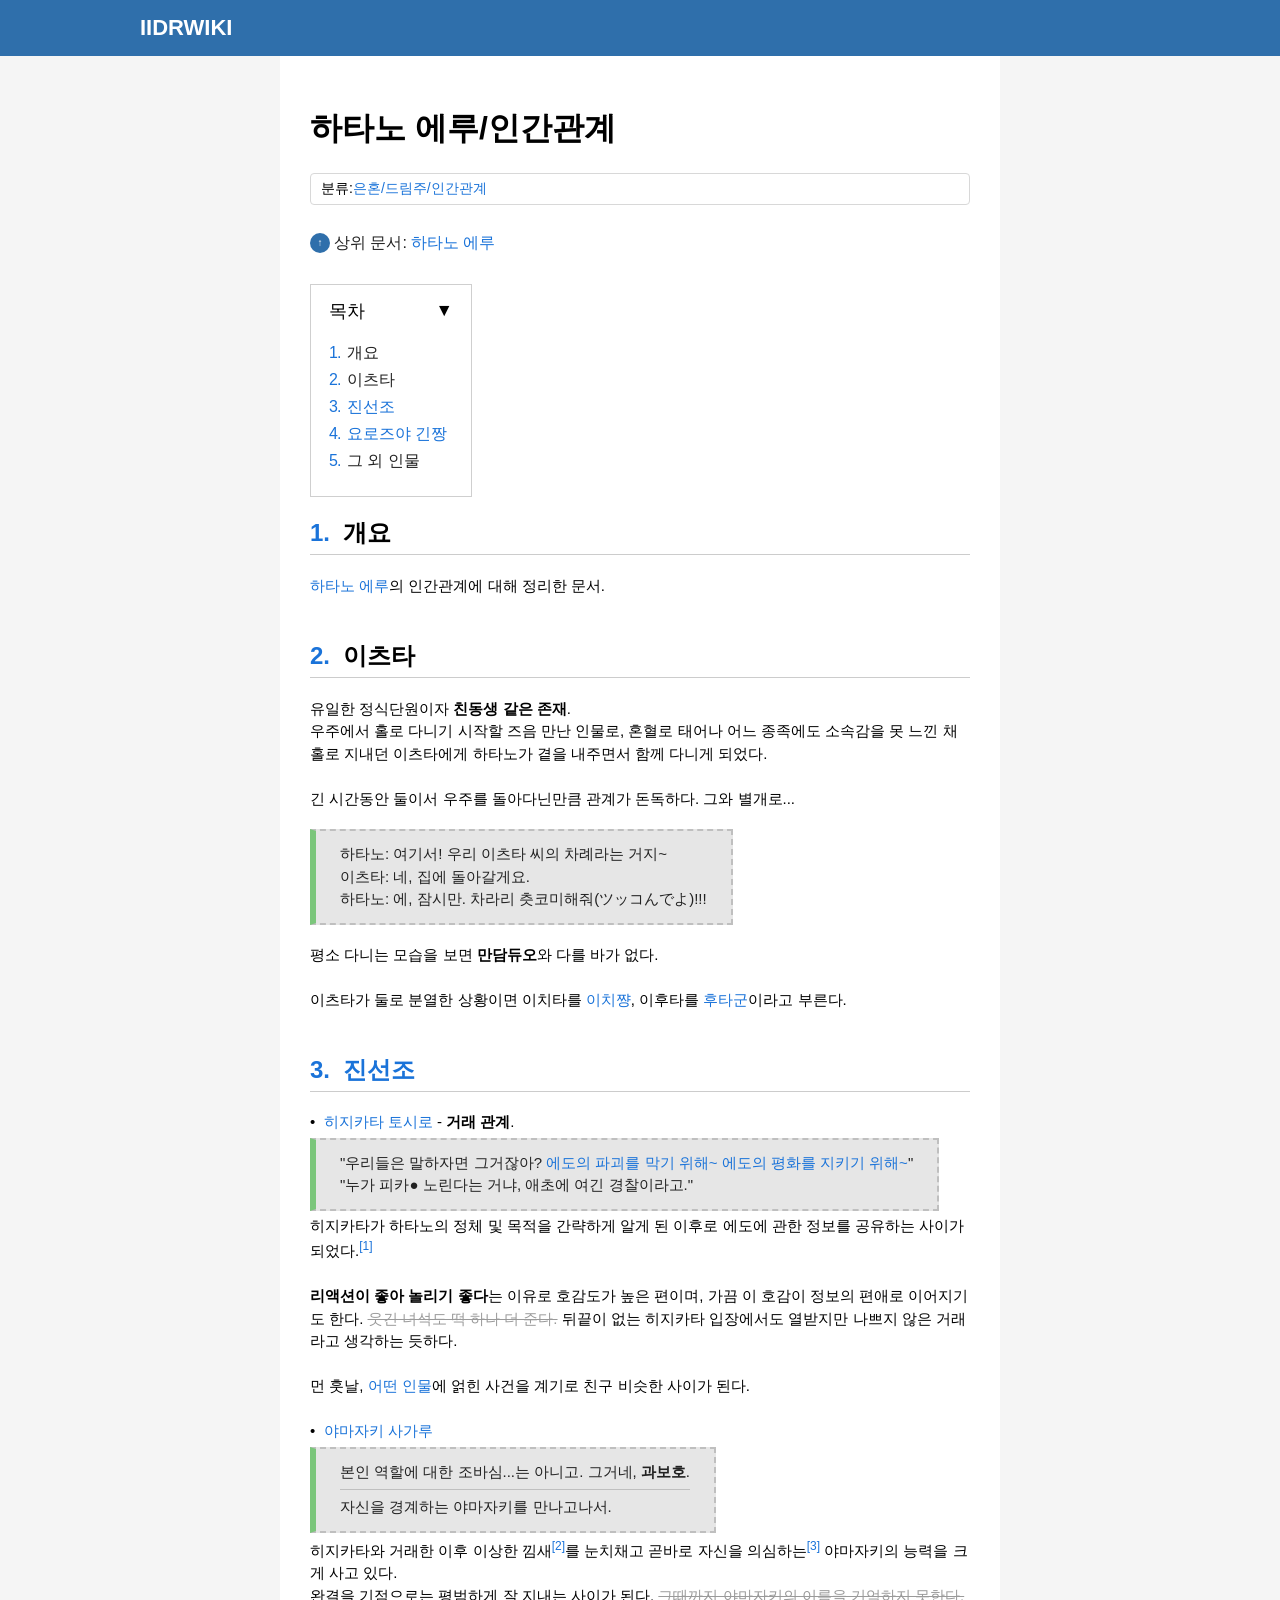
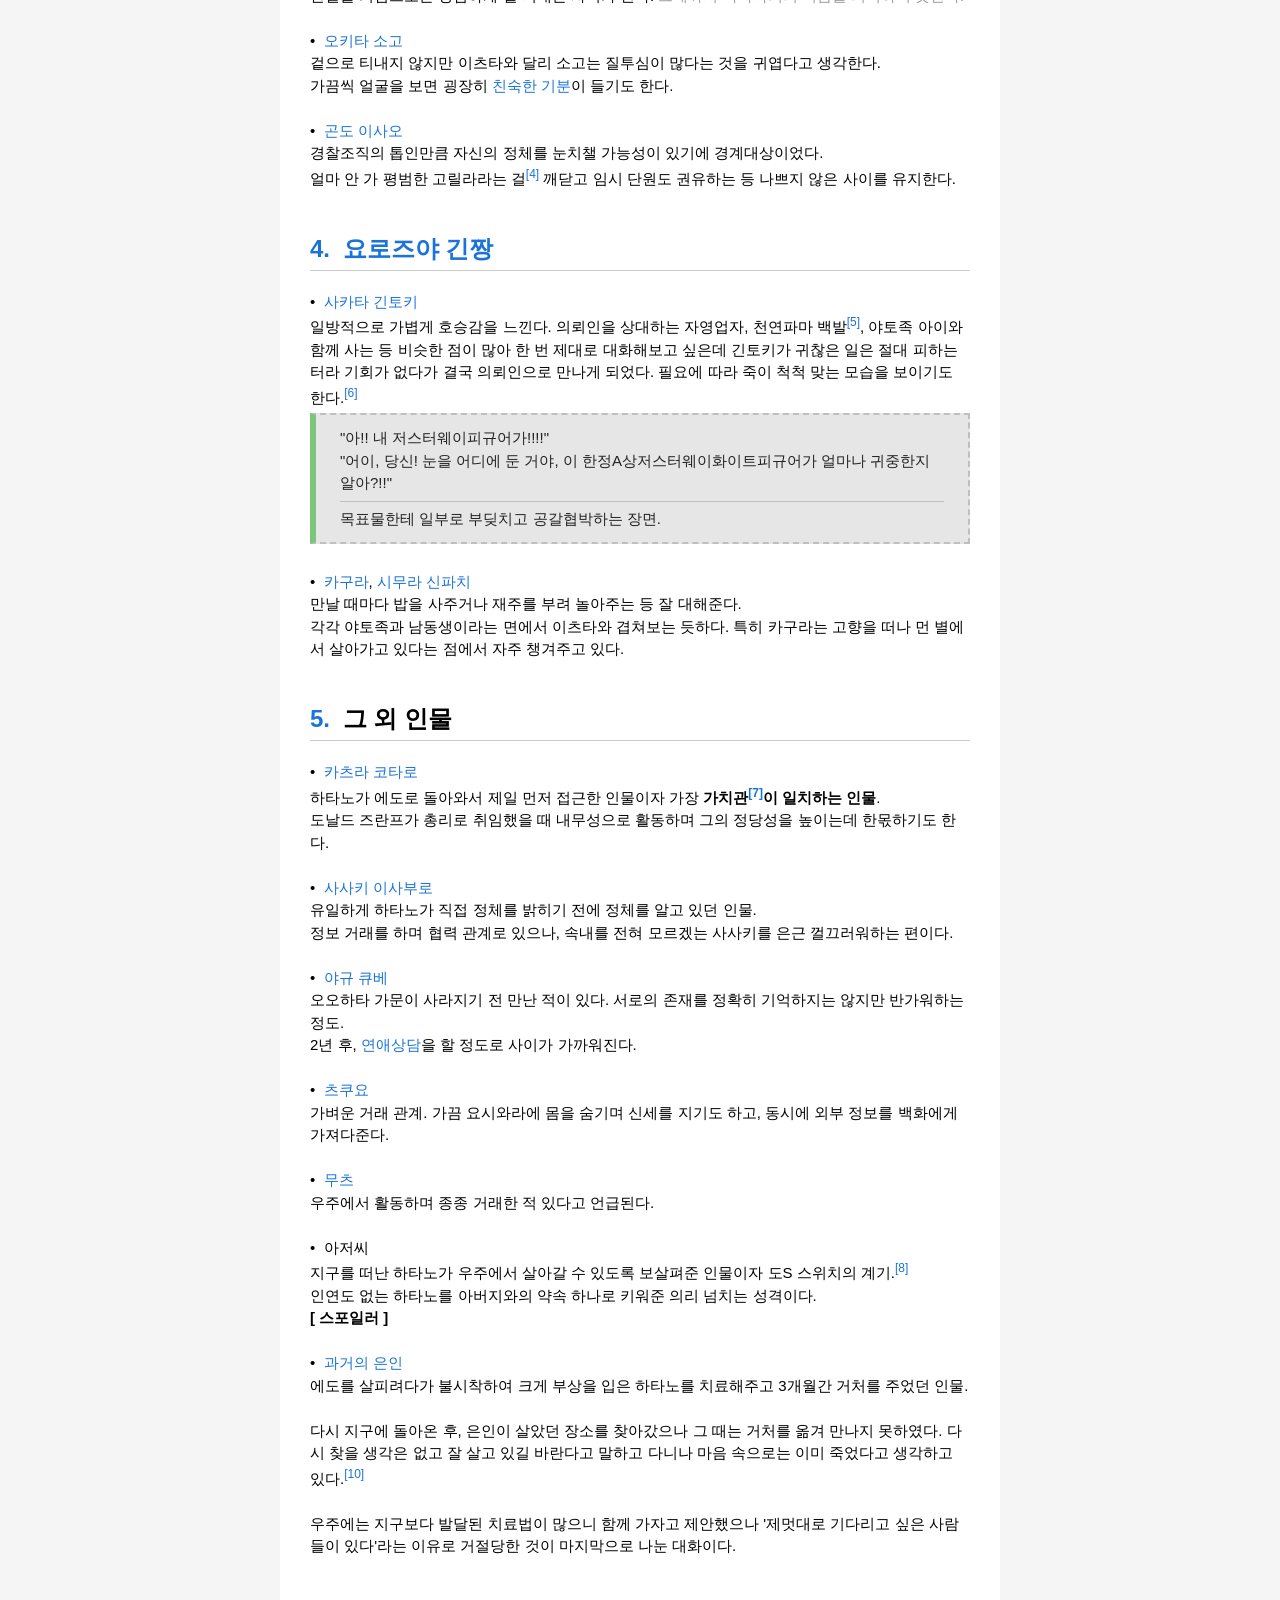
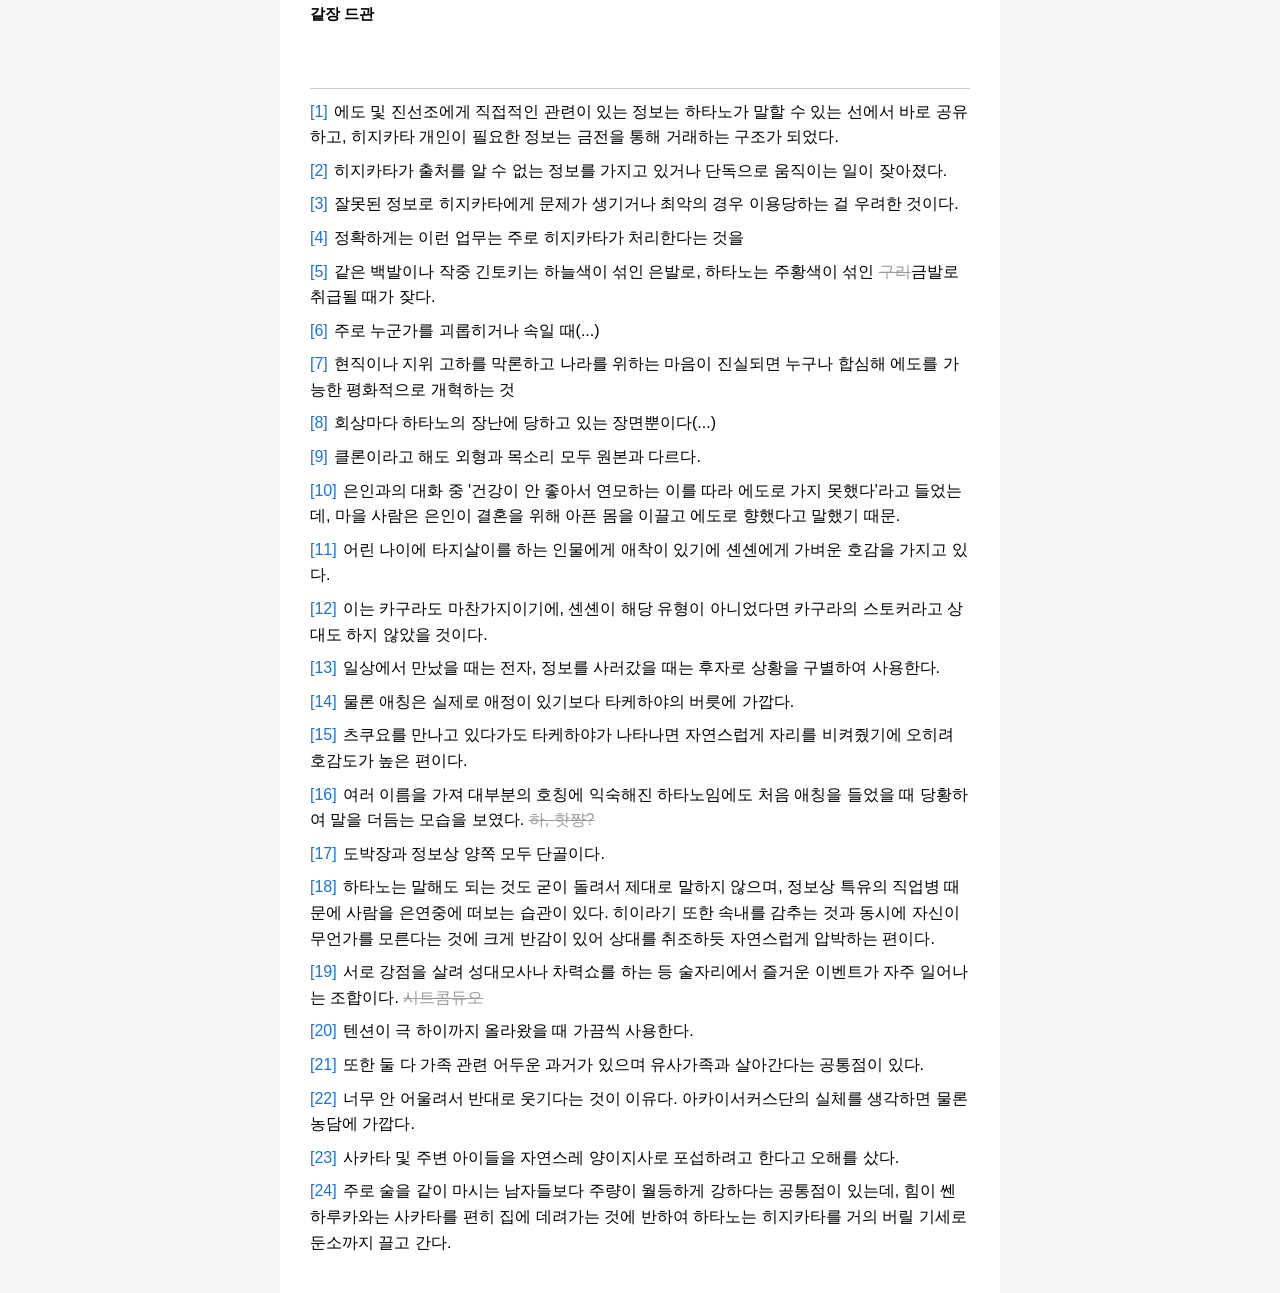
<file: characters/03.html>
<!DOCTYPE html>
<html lang="ko">

<head>

<meta charset="UTF-8">
<meta name="viewport" content="width=device-width, initial-scale=1.0">


<title>하타노 에루/인간관계 - 아이위키</title>

<link rel="stylesheet" href="../style.css">

</head>

<body>

<header class="header">

<div class="header-inner">

<h1 class="logo">
<a href="../index.html">IIDRWIKI</a>
</h1>

</div>

</header>

<div class="layout">

<main class="content">

<h1>하타노 에루/인간관계</h1>

<div class="wiki-category">
분류:<a href="#">은혼/드림주/인간관계</a>
</div>

<div class="wiki-parent-doc">
  <span class="parent-icon">↑</span>
  <span class="parent-label">상위 문서:</span>
  <a href="01.html">하타노 에루</a>
</div>

<div class="toc_r" id="toc">
  <button type="button" class="toc-toggle" id="toc-toggle" aria-expanded="true">
    <span class="toc-title">목차</span>
    <span class="toc-arrow">▼</span>
  </button>

  <div class="toc-body" id="toc-body">
    <ol id="toc-list"></ol>
  </div>
</div>

<div style="clear:both;"></div>

<h2>개요</h2>
<p>
<a href="01.html">하타노 에루</a>의 인간관계에 대해 정리한 문서.
<br><br>
</p>

<h2>이츠타</a></h2>
<p>
유일한 정식단원이자 <b>친동생 같은 존재</b>.<br>
우주에서 홀로 다니기 시작할 즈음 만난 인물로, 혼혈로 태어나 어느 종족에도 소속감을 못 느낀 채 홀로 지내던 이츠타에게 하타노가 곁을 내주면서 함께 다니게 되었다.<br><br>긴 시간동안 둘이서 우주를 돌아다닌만큼 관계가 돈독하다. 그와 별개로...
</p>
<div class="quote-box">
  <p>하타노: 여기서! 우리 이츠타 씨의 차례라는 거지~<br>이츠타: 네, 집에 돌아갈게요.<br>하타노: 에, 잠시만. 차라리 츳코미해줘(ツッコんでよ)!!!</p>
</div>
<p>
평소 다니는 모습을 보면 <b>만담듀오</b>와 다를 바가 없다.<br><br>
이츠타가 둘로 분열한 상황이면 이치타를 <a href="https://namu.wiki/w/1">이치쨩</a>, 이후타를 <a href="https://namu.wiki/w/2">후타군</a>이라고 부른다.<br><br>
</p>

<h2><a href="https://namu.wiki/w/진선조">진선조</a></h2>
<p class="char-line">
•&nbsp;&nbsp;<a href="https://namu.wiki/w/히지카타%20토시로">히지카타 토시로</a> - <b>거래 관계</b>.<br>
</p>
<div class="quote-box">
  <p>"우리들은 말하자면 그거잖아? <a href="https://namu.wiki/w/로켓단%20삼인방">에도의 파괴를 막기 위해~ 에도의 평화를 지키기 위해~</a>"</p>
  <p>"누가 피카● 노린다는 거냐, 애초에 여긴 경찰이라고."</p>
</div>
<p class="char-line">
  히지카타가 하타노의 정체 및 목적을 간략하게 알게 된 이후로 에도에 관한 정보를 공유하는 사이가 되었다.<span class="footnote" data-note="에도 및 진선조에게 직접적인 관련이 있는 정보는 하타노가 말할 수 있는 선에서 바로 공유하고, 히지카타 개인이 필요한 정보는 금전을 통해 거래하는 구조가 되었다."></span><br><br>
  <b>리액션이 좋아 놀리기 좋다</b>는 이유로 호감도가 높은 편이며, 가끔 이 호감이 정보의 편애로 이어지기도 한다. <span class="cancel_text">웃긴 녀석도 떡 하나 더 준다.</span> 뒤끝이 없는 히지카타 입장에서도 열받지만 나쁘지 않은 거래라고 생각하는 듯하다.<br><br>
  먼 훗날, <a href="https://namu.wiki/w/오키타%20미츠바">어떤 인물</a>에 얽힌 사건을 계기로 친구 비슷한 사이가 된다.<br><br>
</p>
<p class="char-line">
•&nbsp;&nbsp;<a href="https://namu.wiki/w/야마자키%20사가루">야마자키 사가루</a>
</p>
<div class="quote-box">
  <p>본인 역할에 대한 조바심...는 아니고. 그거네, <b>과보호</b>.</p>
  <hr class="quote-divider">
  <p>자신을 경계하는 야마자키를 만나고나서.</p>
</div>
<p class="char-line">
  히지카타와 거래한 이후 이상한 낌새<span class="footnote" data-note="히지카타가 출처를 알 수 없는 정보를 가지고 있거나 단독으로 움직이는 일이 잦아졌다."></span>를 눈치채고 곧바로 자신을 의심하는<span class="footnote" data-note="잘못된 정보로 히지카타에게 문제가 생기거나 최악의 경우 이용당하는 걸 우려한 것이다."></span> 야마자키의 능력을 크게 사고 있다.<br>
  완결을 기점으로는 평범하게 잘 지내는 사이가 된다. <span class="cancel_text">그때까지 야마자키의 이름을 기억하지 못한다.</span>
  <br><br>
•&nbsp;&nbsp;<a href="https://namu.wiki/w/오키타%20소고">오키타 소고</a><br>
  겉으로 티내지 않지만 이츠타와 달리 소고는 질투심이 많다는 것을 귀엽다고 생각한다.<br>
  가끔씩 얼굴을 보면 굉장히 <a href="https://namu.wiki/w/남매">친숙한 기분</a>이 들기도 한다.<br><br>
•&nbsp;&nbsp;<a href="https://namu.wiki/w/곤도%20이사오">곤도 이사오</a><br>
  경찰조직의 톱인만큼 자신의 정체를 눈치챌 가능성이 있기에 경계대상이었다.<br>얼마 안 가 평범한 고릴라라는 걸<span class="footnote" data-note="정확하게는 이런 업무는 주로 히지카타가 처리한다는 것을"></span> 깨닫고 임시 단원도 권유하는 등 나쁘지 않은 사이를 유지한다.<br><br>
</p>

<h2><a href="https://namu.wiki/w/요로즈야%20긴짱">요로즈야 긴짱</a></h2>
<p class="char-line">
•&nbsp;&nbsp;<a href="https://namu.wiki/w/사카타%20긴토키">사카타 긴토키</a><br>
  일방적으로 가볍게 호승감을 느낀다. 의뢰인을 상대하는 자영업자, 천연파마 백발<span class="footnote" data-note="같은 백발이나 작중 긴토키는 하늘색이 섞인 은발로, 하타노는 주황색이 섞인 <span class='cancel_text'>구리</span>금발로 취급될 때가 잦다."></span>, 야토족 아이와 함께 사는 등 비슷한 점이 많아 한 번 제대로 대화해보고 싶은데 긴토키가 귀찮은 일은 절대 피하는 터라 기회가 없다가 결국 의뢰인으로 만나게 되었다. 필요에 따라 죽이 척척 맞는 모습을 보이기도 한다.<span class="footnote" data-note="주로 누군가를 괴롭히거나 속일 때(...)"></span>
</p>
<div class="quote-box">
  <p>"아!! 내 저스터웨이피규어가!!!!"<br>
  "어이, 당신! 눈을 어디에 둔 거야, 이 한정A상저스터웨이화이트피규어가 얼마나 귀중한지 알아?!!"</p>
  <hr class="quote-divider">
  <p>목표물한테 일부로 부딪치고 공갈협박하는 장면.</p>
</div>
<p class="char-line">
<br>•&nbsp;&nbsp;<a href="https://namu.wiki/w/카구라(은혼)">카구라</a>, <a href="https://namu.wiki/w/시무라%20신파치">시무라 신파치</a><br>
  만날 때마다 밥을 사주거나 재주를 부려 놀아주는 등 잘 대해준다.<br>각각 야토족과 남동생이라는 면에서 이츠타와 겹쳐보는 듯하다. 특히 카구라는 고향을 떠나 먼 별에서 살아가고 있다는 점에서 자주 챙겨주고 있다.<br><br>
</p>

<h2>그 외 인물</h2>
<p>
•&nbsp;&nbsp;<a href="https://namu.wiki/w/가츠라%20고타로">카츠라 코타로</a><br>
  하타노가 에도로 돌아와서 제일 먼저 접근한 인물이자 가장 <b>가치관<span class="footnote" data-note="현직이나 지위 고하를 막론하고 나라를 위하는 마음이 진실되면 누구나 합심해 에도를 가능한 평화적으로 개혁하는 것"></span>이 일치하는 인물</b>.<br>
  도날드 즈란프가 총리로 취임했을 때 내무성으로 활동하며 그의 정당성을 높이는데 한몫하기도 한다.<br><br>
•&nbsp;&nbsp;<a href="https://namu.wiki/w/사사키%20이사부로">사사키 이사부로</a><br>
  유일하게 하타노가 직접 정체를 밝히기 전에 정체를 알고 있던 인물.<br>
  정보 거래를 하며 협력 관계로 있으나, 속내를 전혀 모르겠는 사사키를 은근 껄끄러워하는 편이다.<br><br>
•&nbsp;&nbsp;<a href="https://namu.wiki/w/야규%20큐베">야규 큐베</a><br>
  오오하타 가문이 사라지기 전 만난 적이 있다. 서로의 존재를 정확히 기억하지는 않지만 반가워하는 정도.<br>
  2년 후, <a href="https://namu.wiki/w/시무라%20타에">연애상담</a>을 할 정도로 사이가 가까워진다.<br><br>
•&nbsp;&nbsp;<a href="https://namu.wiki/w/츠쿠요(은혼)">츠쿠요</a><br>
  가벼운 거래 관계. 가끔 요시와라에 몸을 숨기며 신세를 지기도 하고, 동시에 외부 정보를 백화에게 가져다준다.
  <br><br>
•&nbsp;&nbsp;<a href="https://namu.wiki/w/무츠(은혼)">무츠</a><br>
  우주에서 활동하며 종종 거래한 적 있다고 언급된다.
  <br><br>
•&nbsp;&nbsp;아저씨<br>
  지구를 떠난 하타노가 우주에서 살아갈 수 있도록 보살펴준 인물이자 도S 스위치의 계기.<span class="footnote" data-note="회상마다 하타노의 장난에 당하고 있는 장면뿐이다(...)"></span><br>
  인연도 없는 하타노를 아버지와의 약속 하나로 키워준 의리 넘치는 성격이다.<br>
<span class="spoiler-inline">
  <strong>[ 스포일러 ]</strong>
</span>
<span class="spoiler-content">
  <br>실제로는 오오하타 나오카가 겐가이에게 부탁하여 만들어둔 자신의 클론.<span class="footnote" data-note="클론이라고 해도 외형과 목소리 모두 원본과 다르다."></span><br>
  독립한 딸을 확인한 것을 마지막으로 기능이 정지하였다.
</span>
<br><br>•&nbsp;&nbsp;<a href="https://namu.wiki/w/오키타%20미츠바">과거의 은인</a><br>
  에도를 살피려다가 불시착하여 크게 부상을 입은 하타노를 치료해주고 3개월간 거처를 주었던 인물.<br><br>
  다시 지구에 돌아온 후, 은인이 살았던 장소를 찾아갔으나 그 때는 거처를 옮겨 만나지 못하였다. 다시 찾을 생각은 없고 잘 살고 있길 바란다고 말하고 다니나 마음 속으로는 이미 죽었다고 생각하고 있다.<span class="footnote" data-note="은인과의 대화 중 '건강이 안 좋아서 연모하는 이를 따라 에도로 가지 못했다'라고 들었는데, 마을 사람은 은인이 결혼을 위해 아픈 몸을 이끌고 에도로 향했다고 말했기 때문."></span><br><br>
  우주에는 지구보다 발달된 치료법이 많으니 함께 가자고 제안했으나 '제멋대로 기다리고 싶은 사람들이 있다'라는 이유로 거절당한 것이 마지막으로 나눈 대화이다.
<br><br><br>
<span class="spoiler-inline">
  <strong>같장 드관</strong>
</span>
<span class="spoiler-content">
  <br><br>•&nbsp;&nbsp;예쉬안 - 단골 손님
  <br>카구라의 정보를 위해 찾아온 그에게 '다시마 초절임을 좋아한다' 등 쓸데없는 정보를 주거나, 단골 서비스라며 꽝을 잔뜩 넣은 가챠를 주기도 한다. 놀랍게도 괴롭히기보다는 <b>놀리는 것에 가까운 호감 표현</b>이다.<span class="footnote" data-note="어린 나이에 타지살이를 하는 인물에게 애착이 있기에 셴셴에게 가벼운 호감을 가지고 있다."></span><span class="footnote" data-note="이는 카구라도 마찬가지이기에, 셴셴이 해당 유형이 아니었다면 카구라의 스토커라고 상대도 하지 않았을 것이다."></span> 자신의 표현이 상대에게는 비호감이라고 인지하고 있으나 굳이 정정할 생각은 없는 듯하다.<br>
  (호칭) 셴셴, 셴셴 군 - 하타노 씨, 하쿠시 씨<span class="footnote" data-note="일상에서 만났을 때는 전자, 정보를 사러갔을 때는 후자로 상황을 구별하여 사용한다."></span>
  <br><br>•&nbsp;&nbsp;타케하야 시오미 - 약간 불편<br>
  카츠라 일파의 양이지사이나, 어째서인지 츠쿠요를 만날 때가 더 마주칠 확률이 높은 인물. 멘헤라적 면모 때문에 굳이 엮이지 않고 피하려고 노력 중이다. 물론 겉으로 티내지 않기 때문에 이미 그에게 애칭을 불리는 등<span class="footnote" data-note="물론 애칭은 실제로 애정이 있기보다 타케하야의 버릇에 가깝다."></span> 보기에는 평범한 관계를 유지하고 있다.<span class="footnote" data-note="츠쿠요를 만나고 있다가도 타케하야가 나타나면 자연스럽게 자리를 비켜줬기에 오히려 호감도가 높은 편이다."></span><br>
  (호칭) 타케하야 군 - <b>핫쨩</b><span class="footnote" data-note="여러 이름을 가져 대부분의 호칭에 익숙해진 하타노임에도 처음 애칭을 들었을 때 당황하여 말을 더듬는 모습을 보였다. <span class='cancel_text'>하, 핫쨩?</span>"></span>
  <br><br>•&nbsp;&nbsp;히이라기 카이 - 단골<span class="footnote" data-note="도박장과 정보상 양쪽 모두 단골이다."></span> 및 술친구<br>
  지구에서 도박장을 운영하기 시작했을 때 큰손으로 많은 투자를 해주어서 호감도가 높다. 둘 다 주량이 강하고 술자리를 좋아하여 종종 함께 마시곤 하나, 각자의 성향<span class="footnote" data-note="하타노는 말해도 되는 것도 굳이 돌려서 제대로 말하지 않으며, 정보상 특유의 직업병 때문에 사람을 은연중에 떠보는 습관이 있다. 히이라기 또한 속내를 감추는 것과 동시에 자신이 무언가를 모른다는 것에 크게 반감이 있어 상대를 취조하듯 자연스럽게 압박하는 편이다."></span>이 부딪혀서 피곤한 일을 겪기도 하는 듯하다. 정작 술자리에서의 신경전조차 이벤트1로 여길 정도로 서로에 대한 인식은 좋은 편이다.<span class="footnote" data-note="서로 강점을 살려 성대모사나 차력쇼를 하는 등 술자리에서 즐거운 이벤트가 자주 일어나는 조합이다. <span class='cancel_text'>시트콤듀오</span>"></span><br>
  (호칭) 히이라기 씨, 히이라기쨩<span class="footnote" data-note="텐션이 극 하이까지 올라왔을 때 가끔씩 사용한다."></span> - 하타노쨩
  <br><br>•&nbsp;&nbsp;메이 이키코 - 일방적으로 약간 알던 사이→이웃<br>
  크게 마주할 이유가 없었기에, <b>작중 내내 서로 잘 모르는 관계</b>였다. 완결 이후 에도에 정착하면서 시무라 가의 저택 옆 비슷한 저택에 살게 되면서 이웃 관계를 계기로 사이가 가까워진다.<span class="footnote" data-note="또한 둘 다 가족 관련 어두운 과거가 있으며 유사가족과 살아간다는 공통점이 있다."></span> 도S 스위치를 자극하는 면이 있어 서커스단에 가입하라고 권유하라고 뻔뻔하게 제안하곤 한다.<span class="footnote" data-note="너무 안 어울려서 반대로 웃기다는 것이 이유다. 아카이서커스단의 실체를 생각하면 물론 농담에 가깝다."></span> <br>
  (호칭) 이키코쨩 - 하타노 씨
  <br><br>•&nbsp;&nbsp;하루카와 아야나 - 동네 친구<br>
  사업 운영을 이유로 핑거 푸드용 과일을 많이 사면서 안면을 자주 트게 된다. 카츠라와 함께 있는 모습이 종종 목격되어서 경계<span class="footnote" data-note="사카타 및 주변 아이들을 자연스레 양이지사로 포섭하려고 한다고 오해를 샀다."></span>를 받기도 하였으나, <a href="../gintama/hakushi.html">요로즈야 긴쨩에서의 의뢰</a>를 계기로 의심을 풀고 과일가게 직원과 손님의 관계로 돌아간다. 주량이 비슷하여 술집에서 끝까지 남아있는 조합이다.<span class="footnote" data-note="주로 술을 같이 마시는 남자들보다 주량이 월등하게 강하다는 공통점이 있는데, 힘이 쎈 하루카와는 사카타를 편히 집에 데려가는 것에 반하여 하타노는 히지카타를 거의 버릴 기세로 둔소까지 끌고 간다."></span><br>
  (호칭) 하루카와쨩 - 에루
</span>
<br><br>
</p>

<section class="footnotes-section">
<ol id="footnotes-list"></ol>
</section>

</main>

</div>

<script src="../script.js"></script>

</body>
</html>
</file>
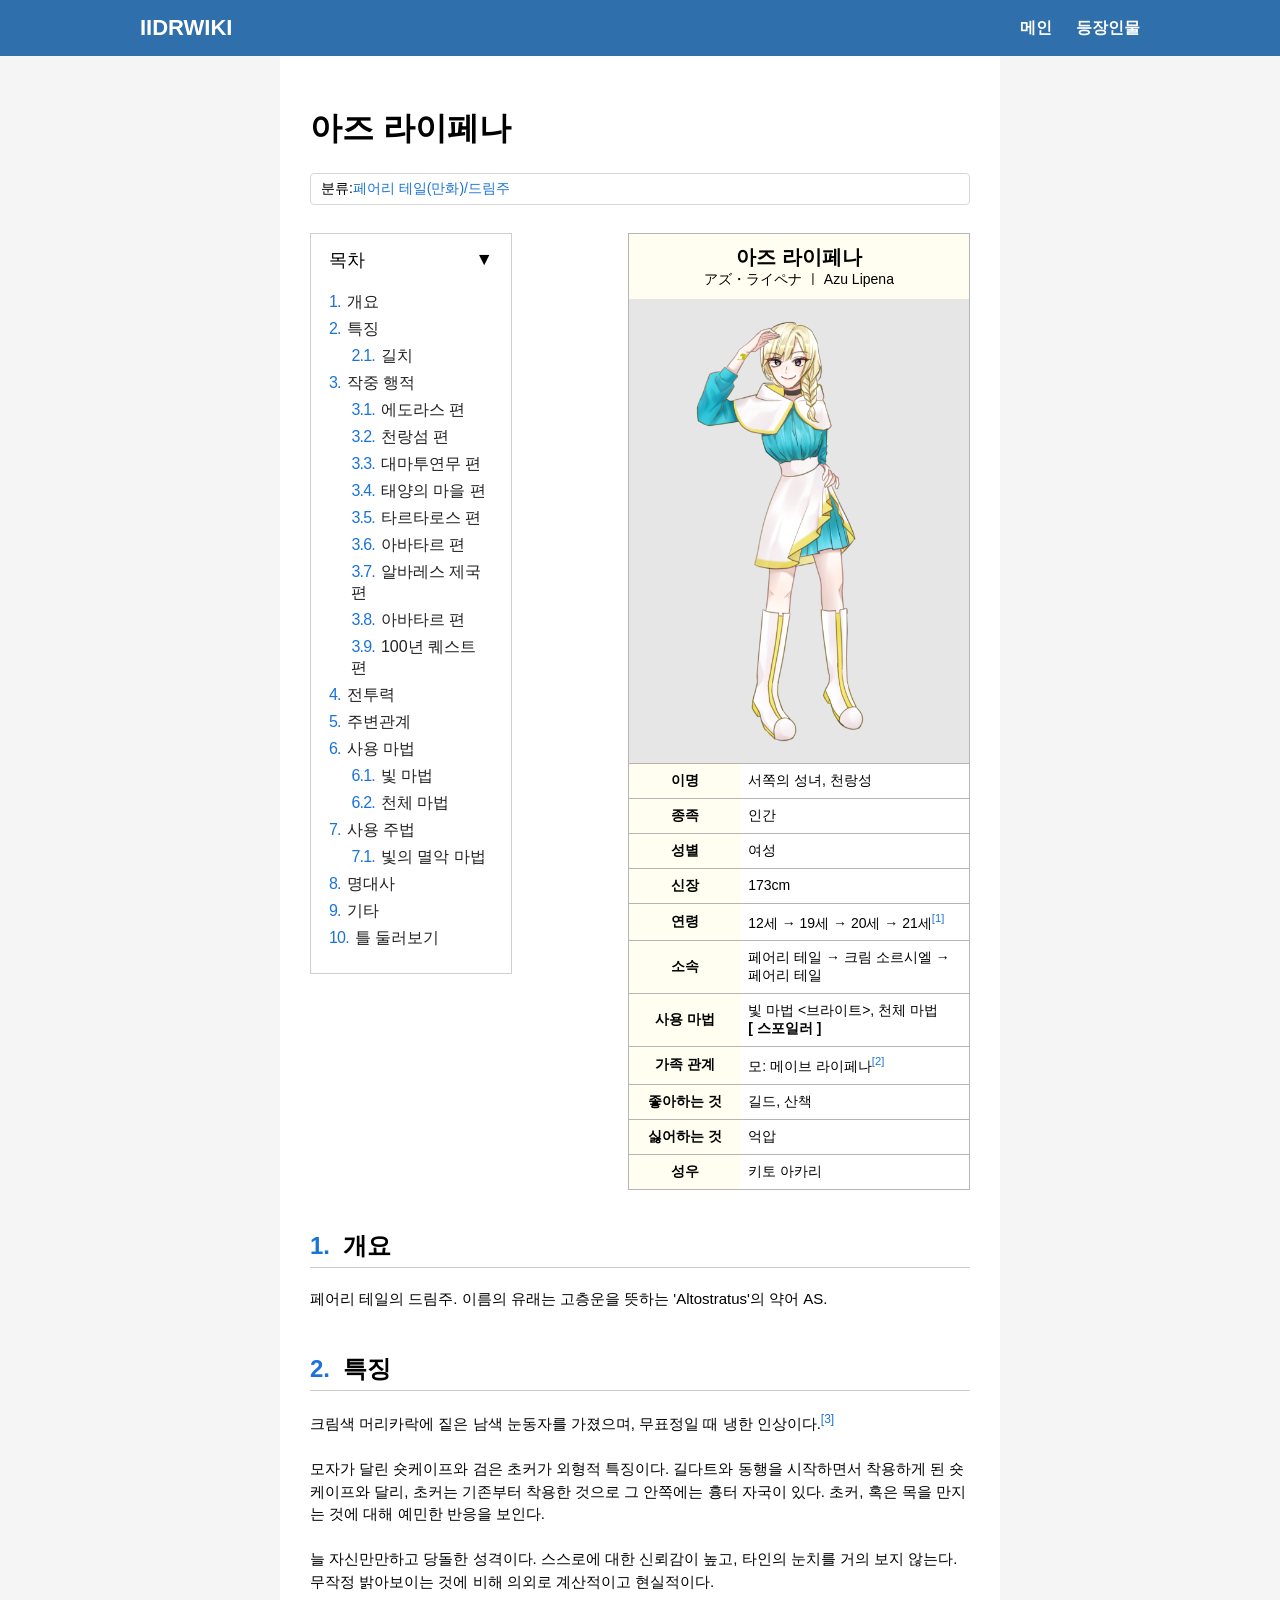
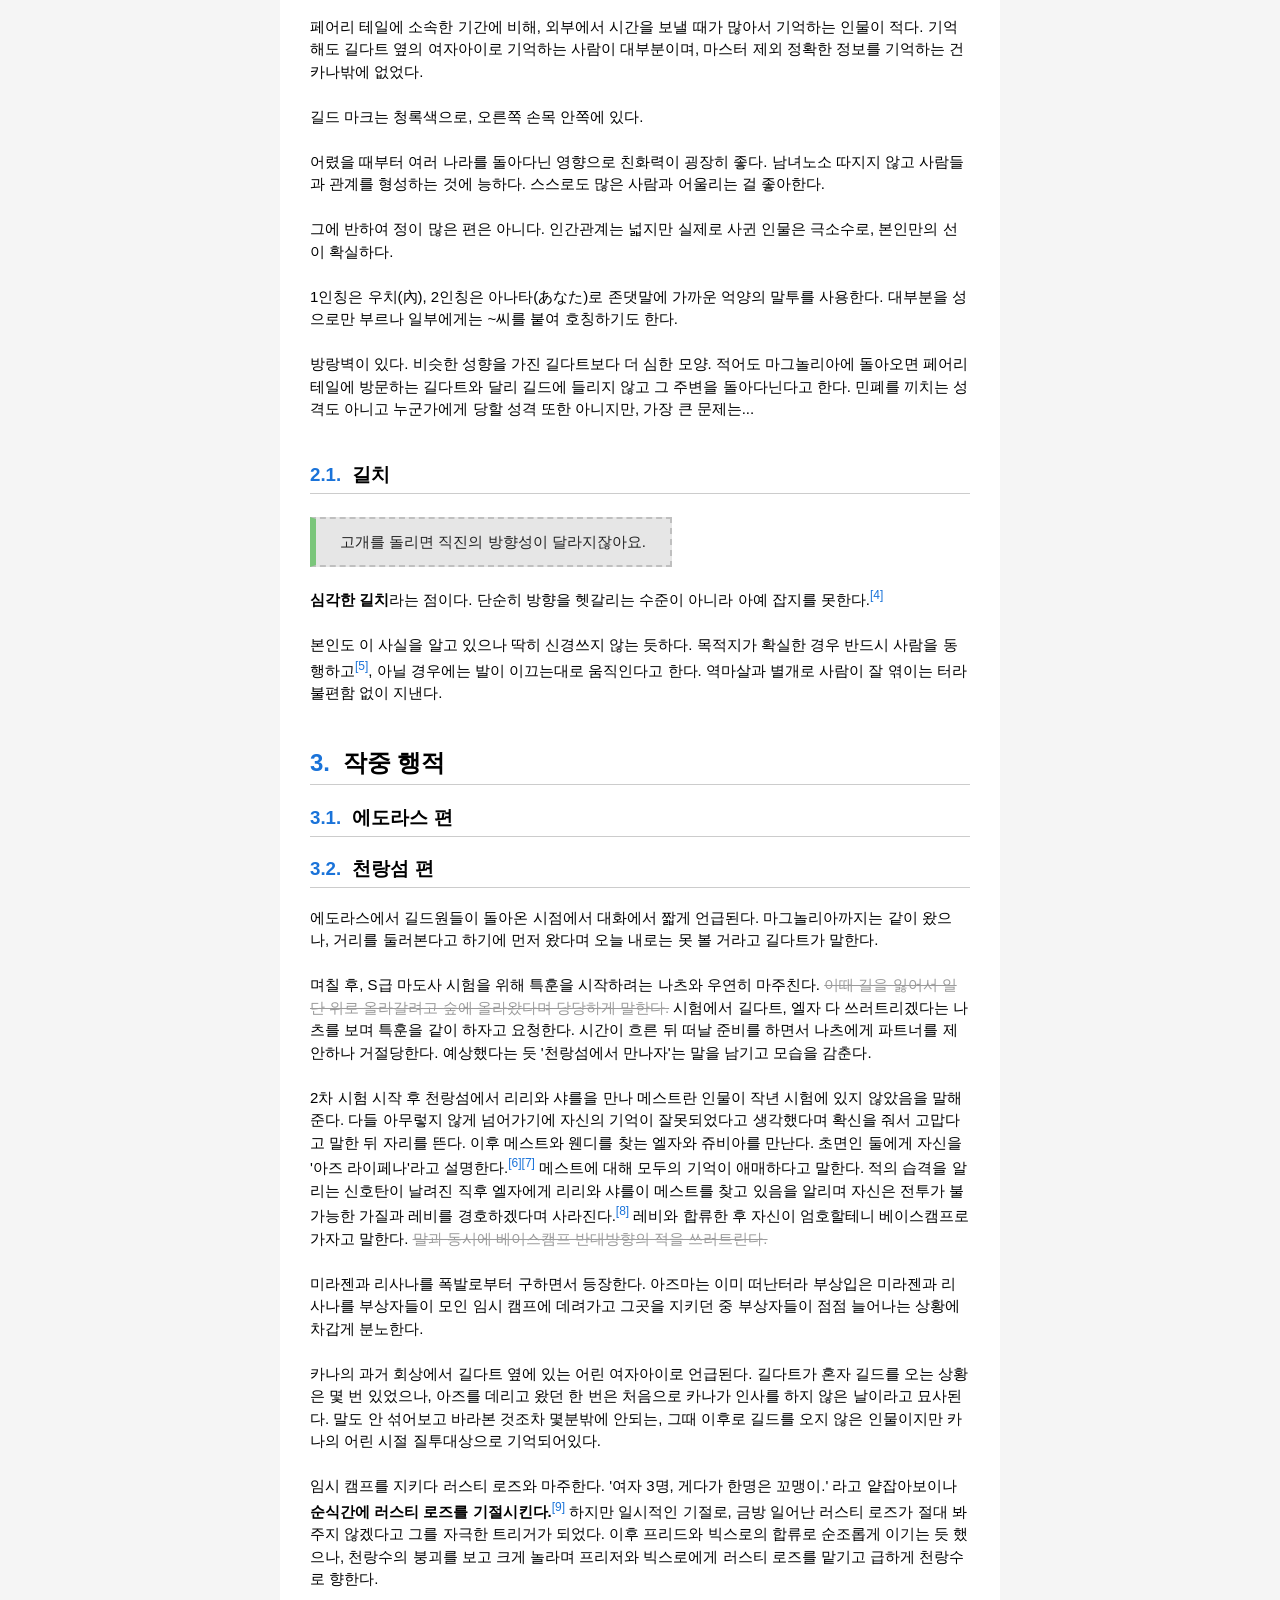
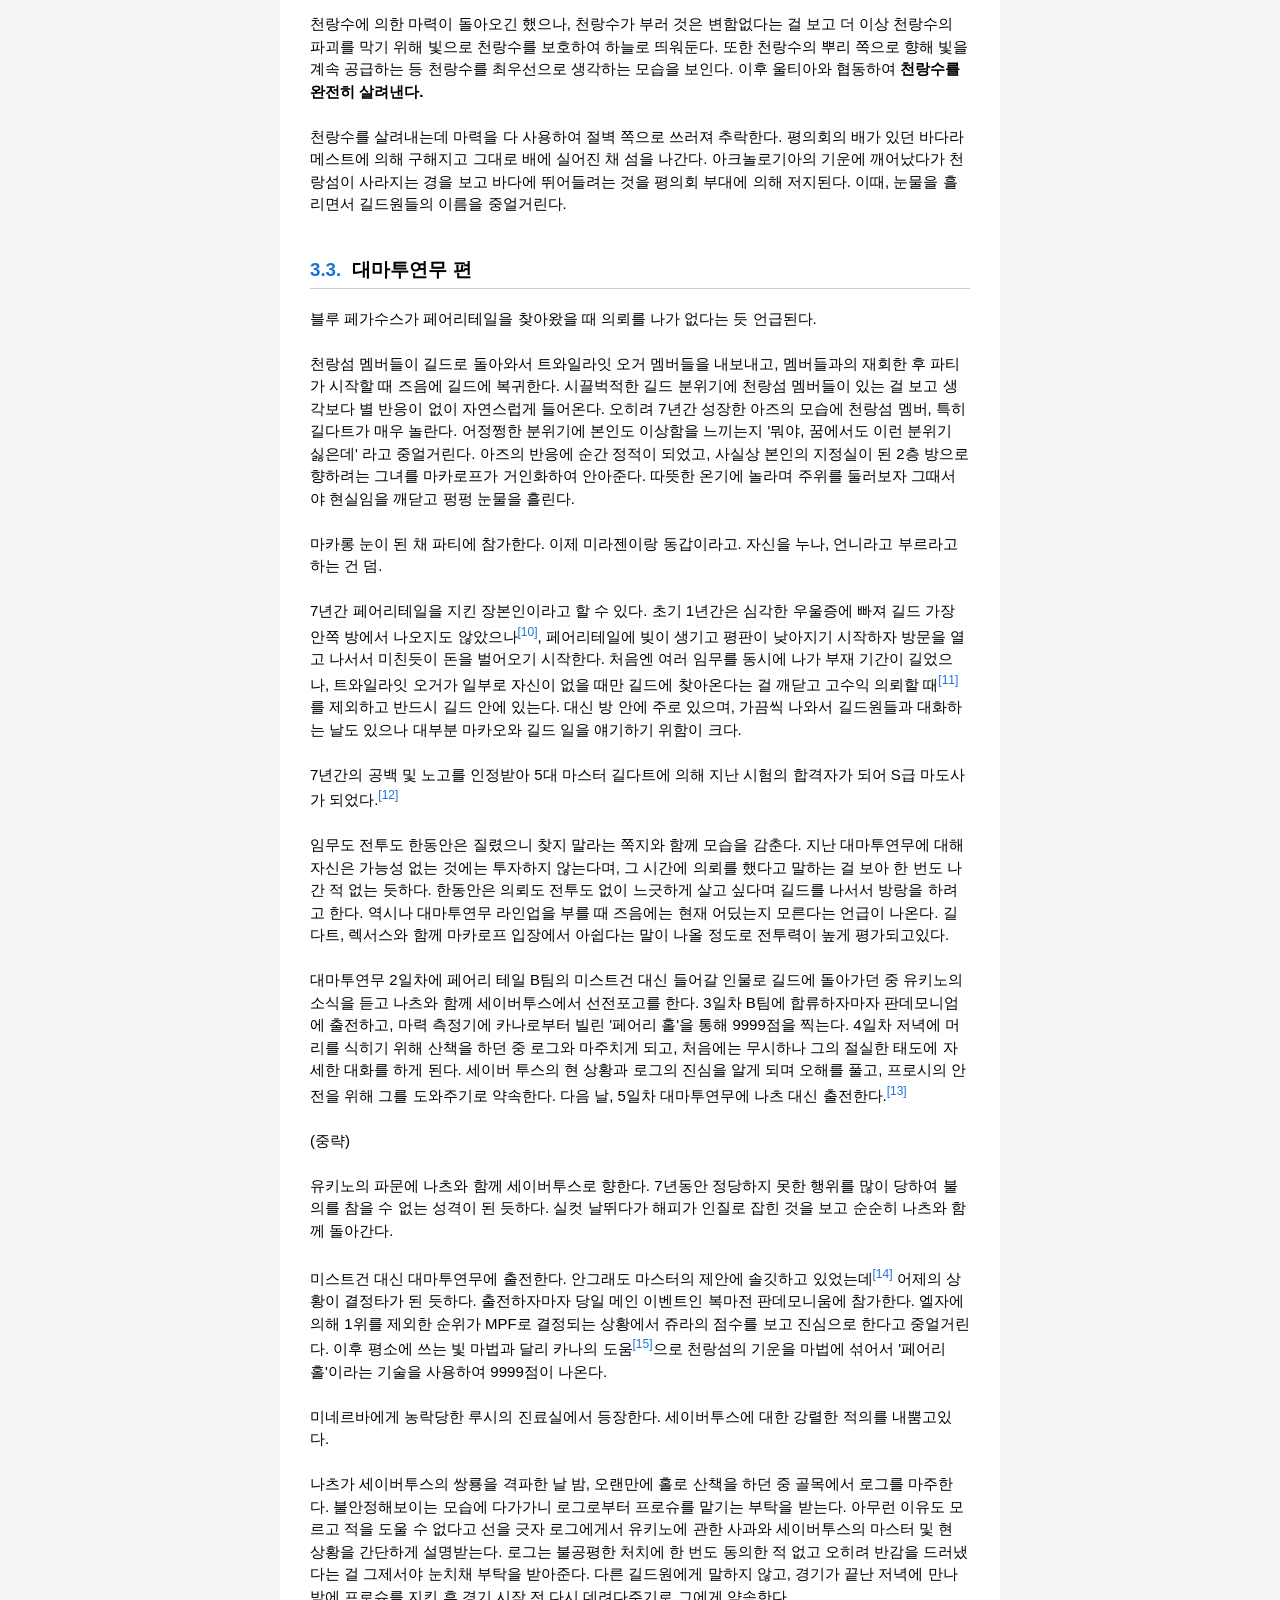
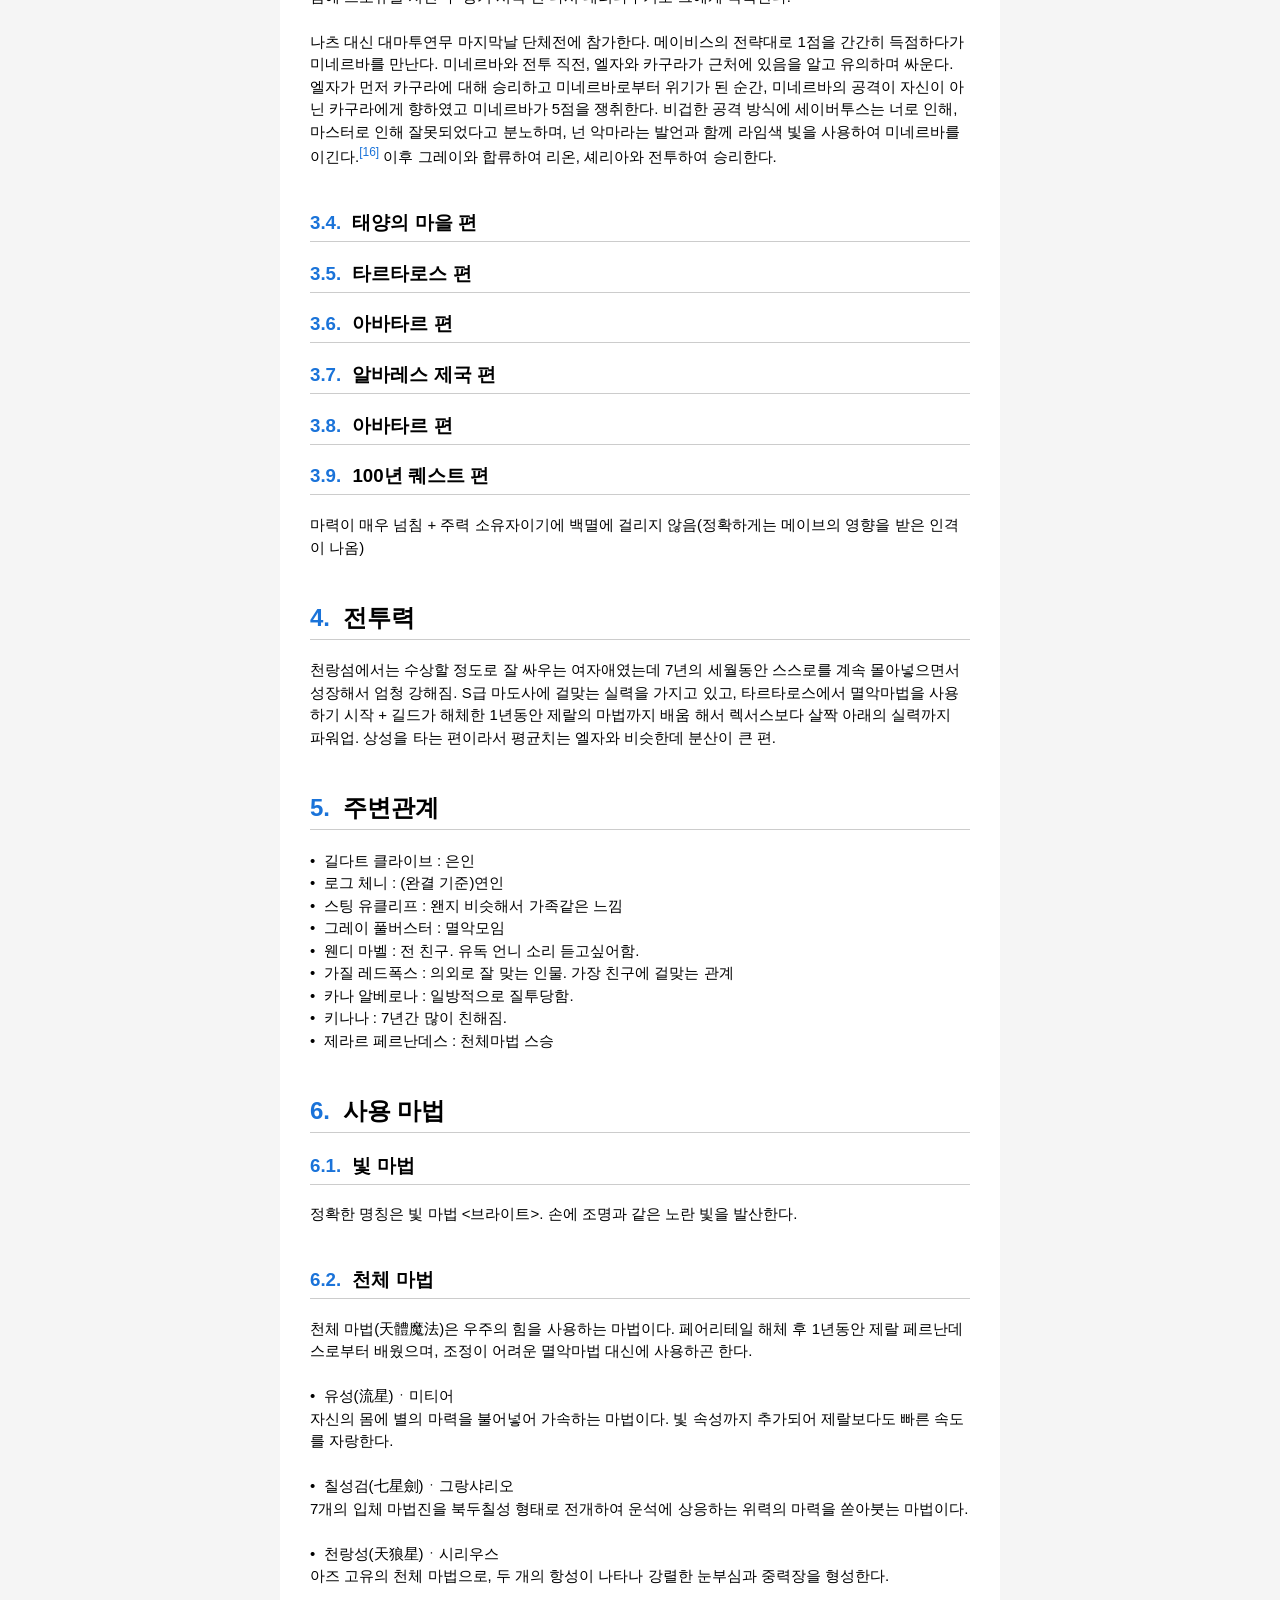
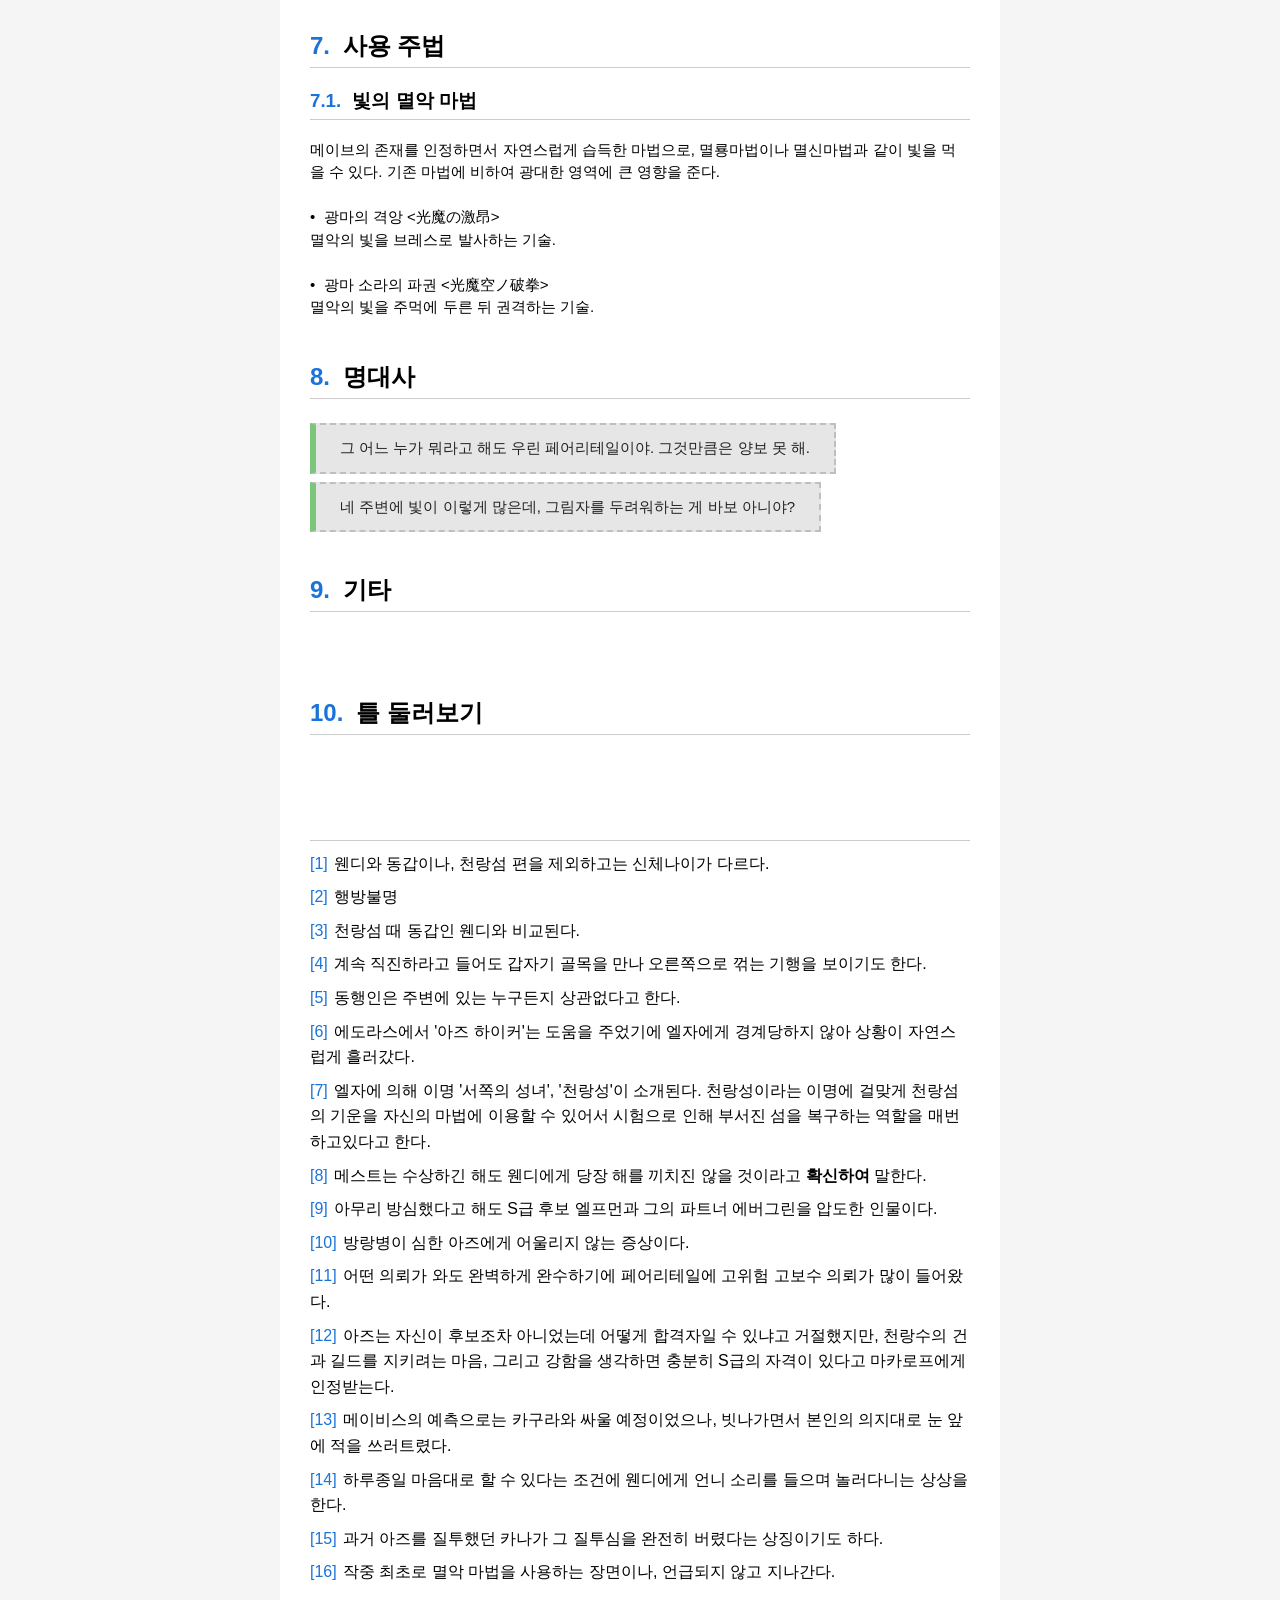
<file: characters/azu_lipena.html>
<!DOCTYPE html>
<html lang="ko">

<head>

<meta charset="UTF-8">
<meta name="viewport" content="width=device-width, initial-scale=1.0">

<title>아즈 라이페나 - 아이위키</title>

<link rel="stylesheet" href="../style.css">

</head>

<body>

<header class="header">

<div class="header-inner">

<h1 class="logo">
<a href="../index.html">IIDRWIKI</a>
</h1>

<nav class="topnav">

<a href="../index.html">메인</a>
<a href="../characters.html">등장인물</a>

</nav>

</div>

</header>

<div class="layout">

<main class="content">

<h1>아즈 라이페나</h1>

<div class="wiki-category">
분류:<a href="#">페어리 테일(만화)/드림주</a>
</div>

<!--틀삽입-->

<div class="character-infobox">

<div class="char-title2">

<div class="char-name-ko">아즈 라이페나</div>
<div class="char-name-ko1">アズ・ライペナ ㅣ Azu Lipena</div>

</div>

<div class="char-image">
<img src="../images/azu.jpg">
</div>


<div class="info-row">
<div class="info-label3">이명</div>
<div class="info-value">서쪽의 성녀, 천랑성</div>
</div>

<div class="info-row">
<div class="info-label3">종족</div>
<div class="info-value">인간</div>
</div>

<div class="info-row">
<div class="info-label3">성별</div>
<div class="info-value">여성</div>
</div>

<div class="info-row">
<div class="info-label3">신장</div>
<div class="info-value">173cm</div>
</div>

<div class="info-row">
<div class="info-label3">연령</div>
<div class="info-value">12세 → 19세 → 20세 → 21세<span class="footnote" data-note="웬디와 동갑이나, 천랑섬 편을 제외하고는 신체나이가 다르다."></span></div>
</div>

<div class="info-row">
<div class="info-label3">소속</div>
<div class="info-value">페어리 테일 → 크림 소르시엘 → 페어리 테일</div>
</div>

<div class="info-row">
<div class="info-label3">사용 마법</div>
<div class="info-value">빛 마법 <브라이트>, 천체 마법
  <span class="spoiler-inline">
    <strong>[ 스포일러 ]</strong>
  </span>
  <span class="spoiler-content">
    <br>빛의 멸악 마법
  </span>
</div>
</div>

<div class="info-row">
<div class="info-label3">가족 관계</div>
<div class="info-value">모: 메이브 라이페나<span class="footnote" data-note="행방불명"></span></div>
</div>

<div class="info-row">
<div class="info-label3">좋아하는 것</div>
<div class="info-value">길드, 산책</div>
</div>

<div class="info-row">
<div class="info-label3">싫어하는 것</div>
<div class="info-value">억압</div>
</div>

<div class="info-row">
<div class="info-label3">성우</div>
<div class="info-value">키토 아카리</div>
</div>

</details>

</div>

<div class="toc" id="toc">
  <button type="button" class="toc-toggle" id="toc-toggle" aria-expanded="true">
    <span class="toc-title">목차</span>
    <span class="toc-arrow">▼</span>
  </button>

  <div class="toc-body" id="toc-body">
    <ol id="toc-list"></ol>
  </div>
</div>

<div style="clear:both;"></div>

<h2>개요</h2>

<p>
페어리 테일의 드림주. 이름의 유래는 고층운을 뜻하는 'Altostratus'의 약어 AS.
<br><br>
</p>


<h2>특징</h3>
<p>크림색 머리카락에 짙은 남색 눈동자를 가졌으며, 무표정일 때 냉한 인상이다.<span class="footnote" data-note="천랑섬 때 동갑인 웬디와 비교된다."></span><br><br>
모자가 달린 숏케이프와 검은 초커가 외형적 특징이다. 길다트와 동행을 시작하면서 착용하게 된 숏케이프와 달리, 초커는 기존부터 착용한 것으로 그 안쪽에는 흉터 자국이 있다. 초커, 혹은 목을 만지는 것에 대해 예민한 반응을 보인다.<br><br>
늘 자신만만하고 당돌한 성격이다. 스스로에 대한 신뢰감이 높고, 타인의 눈치를 거의 보지 않는다. 무작정 밝아보이는 것에 비해 의외로 계산적이고 현실적이다.<br><br>
페어리 테일에 소속한 기간에 비해, 외부에서 시간을 보낼 때가 많아서 기억하는 인물이 적다. 기억해도 길다트 옆의 여자아이로 기억하는 사람이 대부분이며, 마스터 제외 정확한 정보를 기억하는 건 카나밖에 없었다.<br><br>
길드 마크는 청록색으로, 오른쪽 손목 안쪽에 있다.<br><br>
어렸을 때부터 여러 나라를 돌아다닌 영향으로 친화력이 굉장히 좋다. 남녀노소 따지지 않고 사람들과 관계를 형성하는 것에 능하다. 스스로도 많은 사람과 어울리는 걸 좋아한다.<br><br>
그에 반하여 정이 많은 편은 아니다. 인간관계는 넓지만 실제로 사귄 인물은 극소수로, 본인만의 선이 확실하다.<br><br>
1인칭은 우치(內), 2인칭은 아나타(あなた)로 존댓말에 가까운 억양의 말투를 사용한다. 대부분을 성으로만 부르나 일부에게는 ~씨를 붙여 호칭하기도 한다.<br><br>
방랑벽이 있다. 비슷한 성향을 가진 길다트보다 더 심한 모양. 적어도 마그놀리아에 돌아오면 페어리 테일에 방문하는 길다트와 달리 길드에 들리지 않고 그 주변을 돌아다닌다고 한다. 민폐를 끼치는 성격도 아니고 누군가에게 당할 성격 또한 아니지만, 가장 큰 문제는...<br><br></p>

<h3>길치</h3>
<div class="quote-box">
  <p>고개를 돌리면 직진의 방향성이 달라지잖아요.</p>
</div>
<p><b>심각한 길치</b>라는 점이다. 단순히 방향을 헷갈리는 수준이 아니라 아예 잡지를 못한다.<span class="footnote" data-note="계속 직진하라고 들어도 갑자기 골목을 만나 오른쪽으로 꺾는 기행을 보이기도 한다."></span><br><br>
본인도 이 사실을 알고 있으나 딱히 신경쓰지 않는 듯하다. 목적지가 확실한 경우 반드시 사람을 동행하고<span class="footnote" data-note="동행인은 주변에 있는 누구든지 상관없다고 한다."></span>, 아닐 경우에는 발이 이끄는대로 움직인다고 한다. 역마살과 별개로 사람이 잘 엮이는 터라 불편함 없이 지낸다.<br><br></p>

<h2>작중 행적</a></h2>
<h3>에도라스 편</h3>
<p></p>

<h3>천랑섬 편</h3>
<p>에도라스에서 길드원들이 돌아온 시점에서 대화에서 짧게 언급된다. 마그놀리아까지는 같이 왔으나, 거리를 둘러본다고 하기에 먼저 왔다며 오늘 내로는 못 볼 거라고 길다트가 말한다.<br><br>
며칠 후, S급 마도사 시험을 위해 특훈을 시작하려는 나츠와 우연히 마주친다. <span class="cancel_text">이때 길을 잃어서 일단 위로 올라갈려고 숲에 올라왔다며 당당하게 말한다.</span> 시험에서 길다트, 엘자 다 쓰러트리겠다는 나츠를 보며 특훈을 같이 하자고 요청한다. 시간이 흐른 뒤 떠날 준비를 하면서 나츠에게 파트너를 제안하나 거절당한다. 예상했다는 듯 '천랑섬에서 만나자'는 말을 남기고 모습을 감춘다.<br><br>
2차 시험 시작 후 천랑섬에서 리리와 샤를을 만나 메스트란 인물이 작년 시험에 있지 않았음을 말해준다. 다들 아무렇지 않게 넘어가기에 자신의 기억이 잘못되었다고 생각했다며 확신을 줘서 고맙다고 말한 뒤 자리를 뜬다. 이후 메스트와 웬디를 찾는 엘자와 쥬비아를 만난다. 초면인 둘에게 자신을 '아즈 라이페나'라고 설명한다.<span class="footnote" data-note="에도라스에서 '아즈 하이커'는 도움을 주었기에 엘자에게 경계당하지 않아 상황이 자연스럽게 흘러갔다."></span><span class="footnote" data-note="엘자에 의해 이명 '서쪽의 성녀', '천랑성'이 소개된다. 천랑성이라는 이명에 걸맞게 천랑섬의 기운을 자신의 마법에 이용할 수 있어서 시험으로 인해 부서진 섬을 복구하는 역할을 매번 하고있다고 한다."></span> 메스트에 대해 모두의 기억이 애매하다고 말한다. 적의 습격을 알리는 신호탄이 날려진 직후 엘자에게 리리와 샤를이 메스트를 찾고 있음을 알리며 자신은 전투가 불가능한 가질과 레비를 경호하겠다며 사라진다.<span class="footnote" data-note="메스트는 수상하긴 해도 웬디에게 당장 해를 끼치진 않을 것이라고 <b>확신하여</b> 말한다."></span> 레비와 합류한 후 자신이 엄호할테니 베이스캠프로 가자고 말한다. <span class="cancel_text">말과 동시에 베이스캠프 반대방향의 적을 쓰러트린다.</span><br><br>
미라젠과 리사나를 폭발로부터 구하면서 등장한다. 아즈마는 이미 떠난터라 부상입은 미라젠과 리사나를 부상자들이 모인 임시 캠프에 데려가고 그곳을 지키던 중 부상자들이 점점 늘어나는 상황에 차갑게 분노한다.<br><br>
카나의 과거 회상에서 길다트 옆에 있는 어린 여자아이로 언급된다. 길다트가 혼자 길드를 오는 상황은 몇 번 있었으나, 아즈를 데리고 왔던 한 번은 처음으로 카나가 인사를 하지 않은 날이라고 묘사된다. 말도 안 섞어보고 바라본 것조차 몇분밖에 안되는, 그때 이후로 길드를 오지 않은 인물이지만 카나의 어린 시절 질투대상으로 기억되어있다.<br><br>
임시 캠프를 지키다 러스티 로즈와 마주한다. '여자 3명, 게다가 한명은 꼬맹이.' 라고 얕잡아보이나 <b>순식간에 러스티 로즈를 기절시킨다.</b><span class="footnote" data-note="아무리 방심했다고 해도 S급 후보 엘프먼과 그의 파트너 에버그린을 압도한 인물이다."></span> 하지만 일시적인 기절로, 금방 일어난 러스티 로즈가 절대 봐주지 않겠다고 그를 자극한 트리거가 되었다. 이후 프리드와 빅스로의 합류로 순조롭게 이기는 듯 했으나, 천랑수의 붕괴를 보고 크게 놀라며 프리저와 빅스로에게 러스티 로즈를 맡기고 급하게 천랑수로 향한다.<br><br>
천랑수에 의한 마력이 돌아오긴 했으나, 천랑수가 부러 것은 변함없다는 걸 보고 더 이상 천랑수의 파괴를 막기 위해 빛으로 천랑수를 보호하여 하늘로 띄워둔다. 또한 천랑수의 뿌리 쪽으로 향해 빛을 계속 공급하는 등 천랑수를 최우선으로 생각하는 모습을 보인다. 이후 울티아와 협동하여 <b>천랑수를 완전히 살려낸다.</b><br><br>
천랑수를 살려내는데 마력을 다 사용하여 절벽 쪽으로 쓰러져 추락한다. 평의회의 배가 있던 바다라 메스트에 의해 구해지고 그대로 배에 실어진 채 섬을 나간다. 아크놀로기아의 기운에 깨어났다가 천랑섬이 사라지는 경을 보고 바다에 뛰어들려는 것을 평의회 부대에 의해 저지된다. 이때, 눈물을 흘리면서 길드원들의 이름을 중얼거린다.<br><br></p>

<h3>대마투연무 편</h3>
<p>블루 페가수스가 페어리테일을 찾아왔을 때 의뢰를 나가 없다는 듯 언급된다.<br><br>
천랑섬 멤버들이 길드로 돌아와서 트와일라잇 오거 멤버들을 내보내고, 멤버들과의 재회한 후 파티가 시작할 때 즈음에 길드에 복귀한다. 시끌벅적한 길드 분위기에 천랑섬 멤버들이 있는 걸 보고 생각보다 별 반응이 없이 자연스럽게 들어온다. 오히려 7년간 성장한 아즈의 모습에 천랑섬 멤버, 특히 길다트가 매우 놀란다. 어정쩡한 분위기에 본인도 이상함을 느끼는지 '뭐야, 꿈에서도 이런 분위기 싫은데' 라고 중얼거린다. 아즈의 반응에 순간 정적이 되었고, 사실상 본인의 지정실이 된 2층 방으로 향하려는 그녀를 마카로프가 거인화하여 안아준다. 따뜻한 온기에 놀라며 주위를 둘러보자 그때서야 현실임을 깨닫고 펑펑 눈물을 흘린다.<br><br>
마카롱 눈이 된 채 파티에 참가한다. 이제 미라젠이랑 동갑이라고. 자신을 누나, 언니라고 부르라고 하는 건 덤.<br><br>
7년간 페어리테일을 지킨 장본인이라고 할 수 있다. 초기 1년간은 심각한 우울증에 빠져 길드 가장 안쪽 방에서 나오지도 않았으나<span class="footnote" data-note="방랑병이 심한 아즈에게 어울리지 않는 증상이다."></span>, 페어리테일에 빚이 생기고 평판이 낮아지기 시작하자 방문을 열고 나서서 미친듯이 돈을 벌어오기 시작한다. 처음엔 여러 임무를 동시에 나가 부재 기간이 길었으나, 트와일라잇 오거가 일부로 자신이 없을 때만 길드에 찾아온다는 걸 깨닫고 고수익 의뢰할 때<span class="footnote" data-note="어떤 의뢰가 와도 완벽하게 완수하기에 페어리테일에 고위험 고보수 의뢰가 많이 들어왔다."></span>를 제외하고 반드시 길드 안에 있는다. 대신 방 안에 주로 있으며, 가끔씩 나와서 길드원들과 대화하는 날도 있으나 대부분 마카오와 길드 일을 얘기하기 위함이 크다.<br><br>
7년간의 공백 및 노고를 인정받아 5대 마스터 길다트에 의해 지난 시험의 합격자가 되어 S급 마도사가 되었다.<span class="footnote" data-note="아즈는 자신이 후보조차 아니었는데 어떻게 합격자일 수 있냐고 거절했지만, 천랑수의 건과 길드를 지키려는 마음, 그리고 강함을 생각하면 충분히 S급의 자격이 있다고 마카로프에게 인정받는다."></span><br><br>
임무도 전투도 한동안은 질렸으니 찾지 말라는 쪽지와 함께 모습을 감춘다. 지난 대마투연무에 대해 자신은 가능성 없는 것에는 투자하지 않는다며, 그 시간에 의뢰를 했다고 말하는 걸 보아 한 번도 나간 적 없는 듯하다. 한동안은 의뢰도 전투도 없이 느긋하게 살고 싶다며 길드를 나서서 방랑을 하려고 한다. 역시나 대마투연무 라인업을 부를 때 즈음에는 현재 어딨는지 모른다는 언급이 나온다. 길다트, 렉서스와 함께 마카로프 입장에서 아쉽다는 말이 나올 정도로 전투력이 높게 평가되고있다.<br><br>
대마투연무 2일차에 페어리 테일 B팀의 미스트건 대신 들어갈 인물로 길드에 돌아가던 중 유키노의 소식을 듣고 나츠와 함께 세이버투스에서 선전포고를 한다. 3일차 B팀에 합류하자마자 판데모니엄에 출전하고, 마력 측정기에 카나로부터 빌린 '페어리 홀'을 통해 9999점을 찍는다. 4일차 저녁에 머리를 식히기 위해 산책을 하던 중 로그와 마주치게 되고, 처음에는 무시하나 그의 절실한 태도에 자세한 대화를 하게 된다. 세이버 투스의 현 상황과 로그의 진심을 알게 되며 오해를 풀고, 프로시의 안전을 위해 그를 도와주기로 약속한다. 다음 날, 5일차 대마투연무에 나츠 대신 출전한다.<span class="footnote" data-note="메이비스의 예측으로는 카구라와 싸울 예정이었으나, 빗나가면서 본인의 의지대로 눈 앞에 적을 쓰러트렸다."></span><br><br>
(중략)<br><br>
유키노의 파문에 나츠와 함께 세이버투스로 향한다. 7년동안 정당하지 못한 행위를 많이 당하여 불의를 참을 수 없는 성격이 된 듯하다. 실컷 날뛰다가 해피가 인질로 잡힌 것을 보고 순순히 나츠와 함께 돌아간다.<br><br>
미스트건 대신 대마투연무에 출전한다. 안그래도 마스터의 제안에 솔깃하고 있었는데<span class="footnote" data-note="하루종일 마음대로 할 수 있다는 조건에 웬디에게 언니 소리를 들으며 놀러다니는 상상을 한다."></span> 어제의 상황이 결정타가 된 듯하다. 출전하자마자 당일 메인 이벤트인 복마전 판데모니움에 참가한다. 엘자에 의해 1위를 제외한 순위가 MPF로 결정되는 상황에서 쥬라의 점수를 보고 진심으로 한다고 중얼거린다. 이후 평소에 쓰는 빛 마법과 달리 카나의 도움<span class="footnote" data-note="과거 아즈를 질투했던 카나가 그 질투심을 완전히 버렸다는 상징이기도 하다."></span>으로 천랑섬의 기운을 마법에 섞어서 '페어리 홀'이라는 기술을 사용하여 9999점이 나온다.<br><br>
미네르바에게 농락당한 루시의 진료실에서 등장한다. 세이버투스에 대한 강렬한 적의를 내뿜고있다.<br><br>
나츠가 세이버투스의 쌍룡을 격파한 날 밤, 오랜만에 홀로 산책을 하던 중 골목에서 로그를 마주한다. 불안정해보이는 모습에 다가가니 로그로부터 프로슈를 맡기는 부탁을 받는다. 아무런 이유도 모르고 적을 도울 수 없다고 선을 긋자 로그에게서 유키노에 관한 사과와 세이버투스의 마스터 및 현 상황을 간단하게 설명받는다. 로그는 불공평한 처치에 한 번도 동의한 적 없고 오히려 반감을 드러냈다는 걸 그제서야 눈치채 부탁을 받아준다. 다른 길드원에게 말하지 않고, 경기가 끝난 저녁에 만나 밤에 프로슈를 지킨 후 경기 시작 전 다시 데려다주기로 그에게 약속한다.<br><br>
나츠 대신 대마투연무 마지막날 단체전에 참가한다. 메이비스의 전략대로 1점을 간간히 득점하다가 미네르바를 만난다. 미네르바와 전투 직전, 엘자와 카구라가 근처에 있음을 알고 유의하며 싸운다. 엘자가 먼저 카구라에 대해 승리하고 미네르바로부터 위기가 된 순간, 미네르바의 공격이 자신이 아닌 카구라에게 향하였고 미네르바가 5점을 쟁취한다. 비겁한 공격 방식에 세이버투스는 너로 인해, 마스터로 인해 잘못되었다고 분노하며, 넌 악마라는 발언과 함께 라임색 빛을 사용하여 미네르바를 이긴다.<span class="footnote" data-note="작중 최초로 멸악 마법을 사용하는 장면이나, 언급되지 않고 지나간다."></span> 이후 그레이와 합류하여 리온, 셰리아와 전투하여 승리한다.<br><br></p>

<h3>태양의 마을 편</h3>
<p></p>

<h3>타르타로스 편</h3>
<p></p>

<h3>아바타르 편</h3>
<p></p>

<h3>알바레스 제국 편</h3>
<p></p>

<h3>아바타르 편</h3>
<p></p>

<h3>100년 퀘스트 편</h3>
<p>마력이 매우 넘침 + 주력 소유자이기에 백멸에 걸리지 않음(정확하게는 메이브의 영향을 받은 인격이 나옴)<br><br></p>

<h2>전투력</h2>
<p>천랑섬에서는 수상할 정도로 잘 싸우는 여자애였는데 7년의 세월동안 스스로를 계속 몰아넣으면서 성장해서 엄청 강해짐. S급 마도사에 걸맞는 실력을 가지고 있고, 타르타로스에서 멸악마법을 사용하기 시작 + 길드가 해체한 1년동안 제랄의 마법까지 배움 해서 렉서스보다 살짝 아래의 실력까지 파워업. 상성을 타는 편이라서 평균치는 엘자와 비슷한데 분산이 큰 편.<br><br></p>

<h2>주변관계</h2>
<p>
•&nbsp;&nbsp;길다트 클라이브 : 은인<br>
•&nbsp;&nbsp;로그 체니 : (완결 기준)연인<br>
•&nbsp;&nbsp;스팅 유클리프 : 왠지 비슷해서 가족같은 느낌<br>
•&nbsp;&nbsp;그레이 풀버스터 : 멸악모임<br>
•&nbsp;&nbsp;웬디 마벨 : 전 친구. 유독 언니 소리 듣고싶어함.<br>
•&nbsp;&nbsp;가질 레드폭스 : 의외로 잘 맞는 인물. 가장 친구에 걸맞는 관계<br>
•&nbsp;&nbsp;카나 알베로나 : 일방적으로 질투당함.<br>
•&nbsp;&nbsp;키나나 : 7년간 많이 친해짐.<br>
•&nbsp;&nbsp;제라르 페르난데스 : 천체마법 스승<br><br></p>

<h2>사용 마법</h2>
<h3>빛 마법</h3>
<p>정확한 명칭은 빛 마법 <브라이트>. 손에 조명과 같은 노란 빛을 발산한다.<br><br></p>

<h3>천체 마법</h3>
<p>천체 마법(天體魔法)은 우주의 힘을 사용하는 마법이다. 페어리테일 해체 후 1년동안 제랄 페르난데스로부터 배웠으며, 조정이 어려운 멸악마법 대신에 사용하곤 한다.<br><br>
•&nbsp;&nbsp;유성(流星)ㆍ미티어<br>자신의 몸에 별의 마력을 불어넣어 가속하는 마법이다. 빛 속성까지 추가되어 제랄보다도 빠른 속도를 자랑한다.<br><br>
•&nbsp;&nbsp;칠성검(七星劍)ㆍ그랑샤리오<br>7개의 입체 마법진을 북두칠성 형태로 전개하여 운석에 상응하는 위력의 마력을 쏟아붓는 마법이다.<br><br>
•&nbsp;&nbsp;천랑성(天狼星)ㆍ시리우스<br>아즈 고유의 천체 마법으로, 두 개의 항성이 나타나 강렬한 눈부심과 중력장을 형성한다.<br><br></p>

<h2>사용 주법</h2>
<h3>빛의 멸악 마법</h3>
<p>메이브의 존재를 인정하면서 자연스럽게 습득한 마법으로, 멸룡마법이나 멸신마법과 같이 빛을 먹을 수 있다. 기존 마법에 비하여 광대한 영역에 큰 영향을 준다.<br><br>
•&nbsp;&nbsp;광마의 격앙 <光魔の激昂><br>멸악의 빛을 브레스로 발사하는 기술.<br><br>
•&nbsp;&nbsp;광마 소라의 파권 <光魔空ノ破拳><br>멸악의 빛을 주먹에 두른 뒤 권격하는 기술.<br><br></p>

<h2>명대사</h2>
<div class="quote-box">
  <p>그 어느 누가 뭐라고 해도 우린 페어리테일이야. 그것만큼은 양보 못 해.</p>
</div>
<div class="quote-box">
  <p>네 주변에 빛이 이렇게 많은데, 그림자를 두려워하는 게 바보 아니야?</p>
</div>
<br><br>

<h2>기타</h2>
<p><br><br></p>

<h2>틀 둘러보기</h2>
<p><br><br></p>

<section class="footnotes-section">
<ol id="footnotes-list"></ol>
</section>

</main>

</div>

<script src="../script.js"></script>

</body>
</html>
</file>
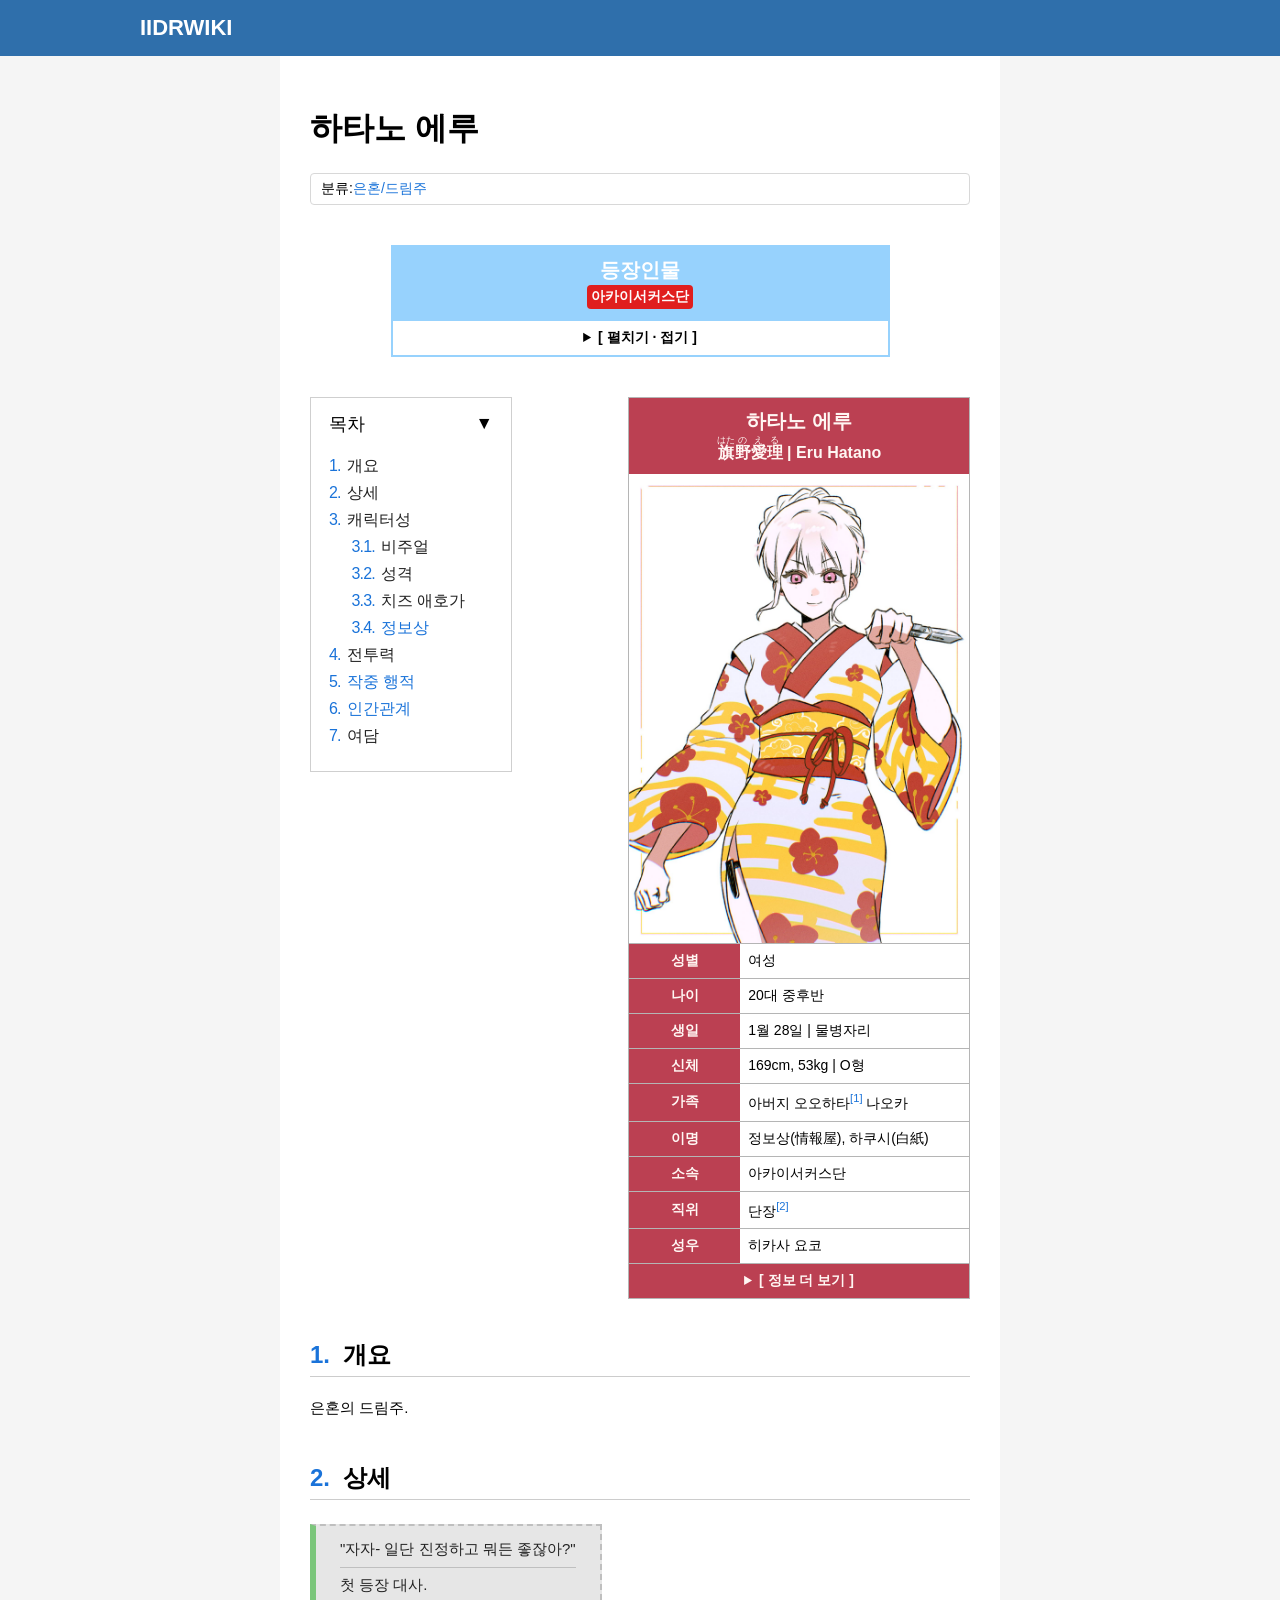
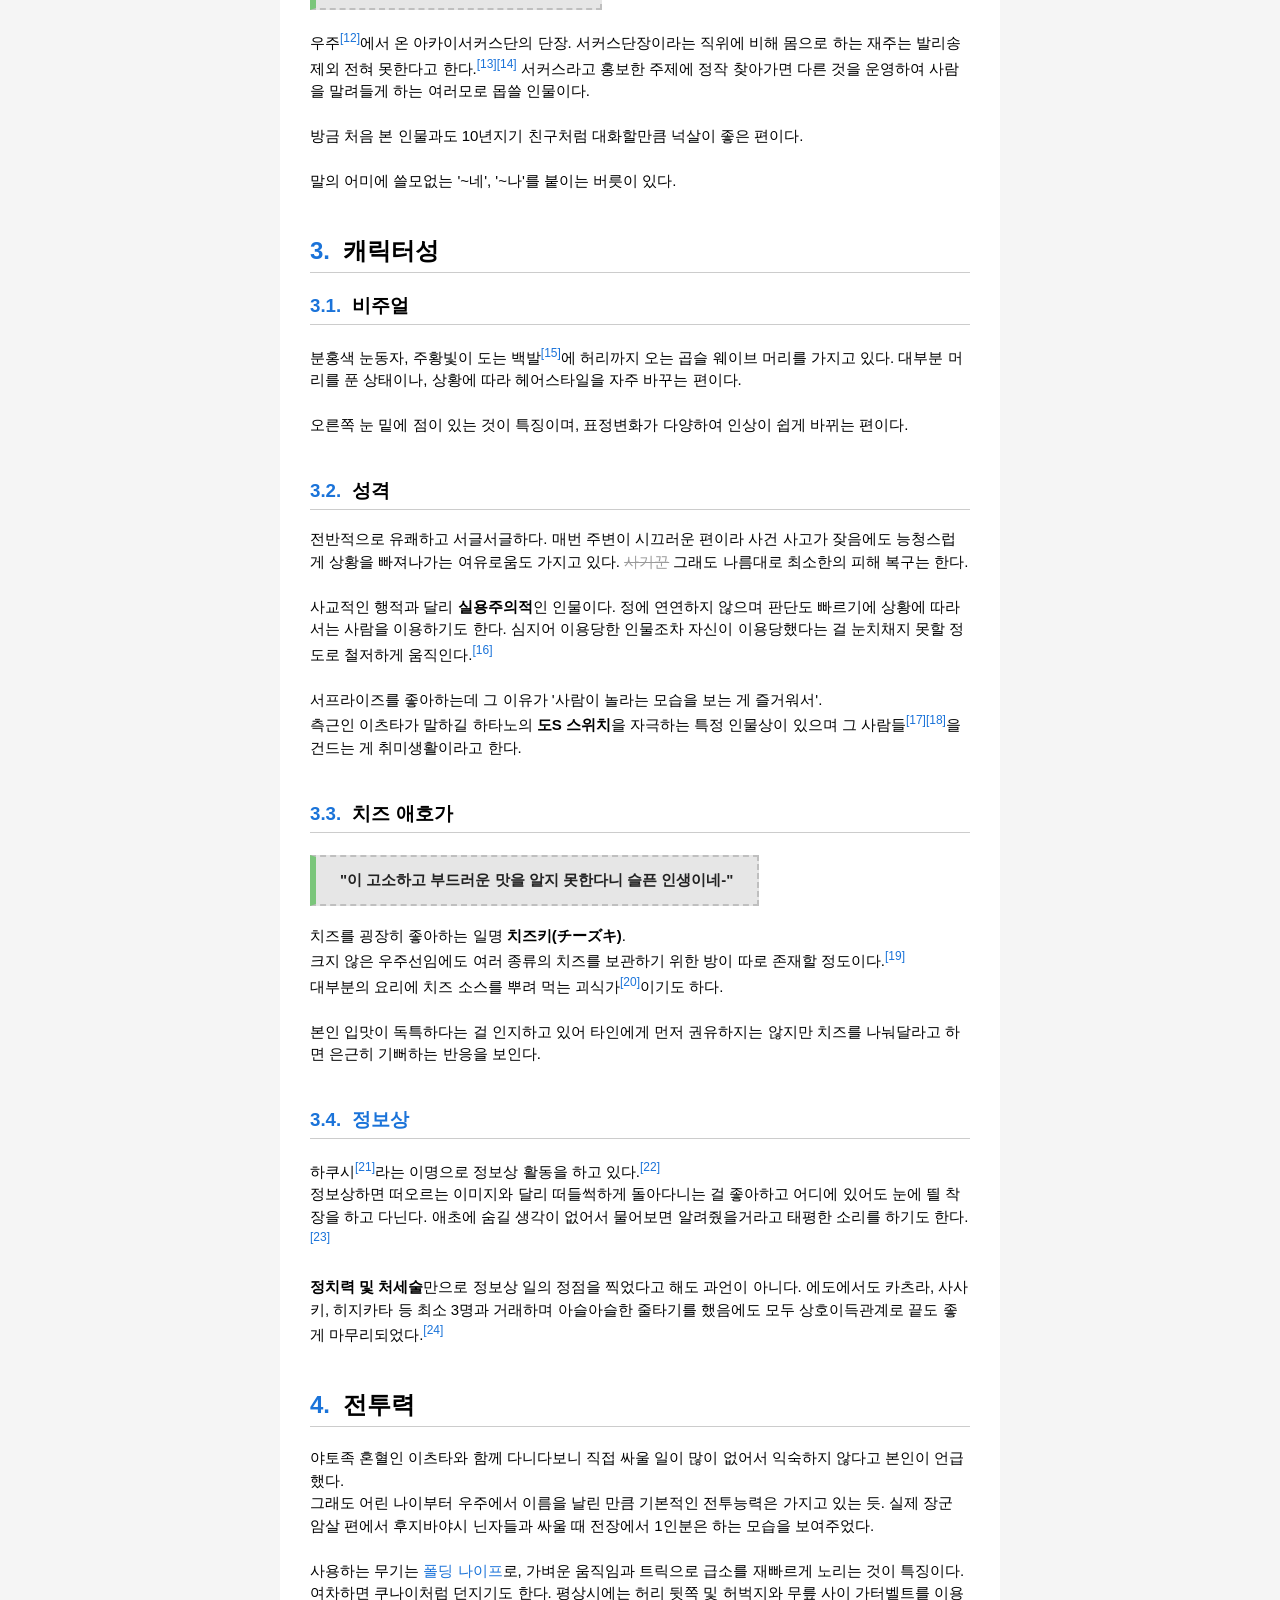
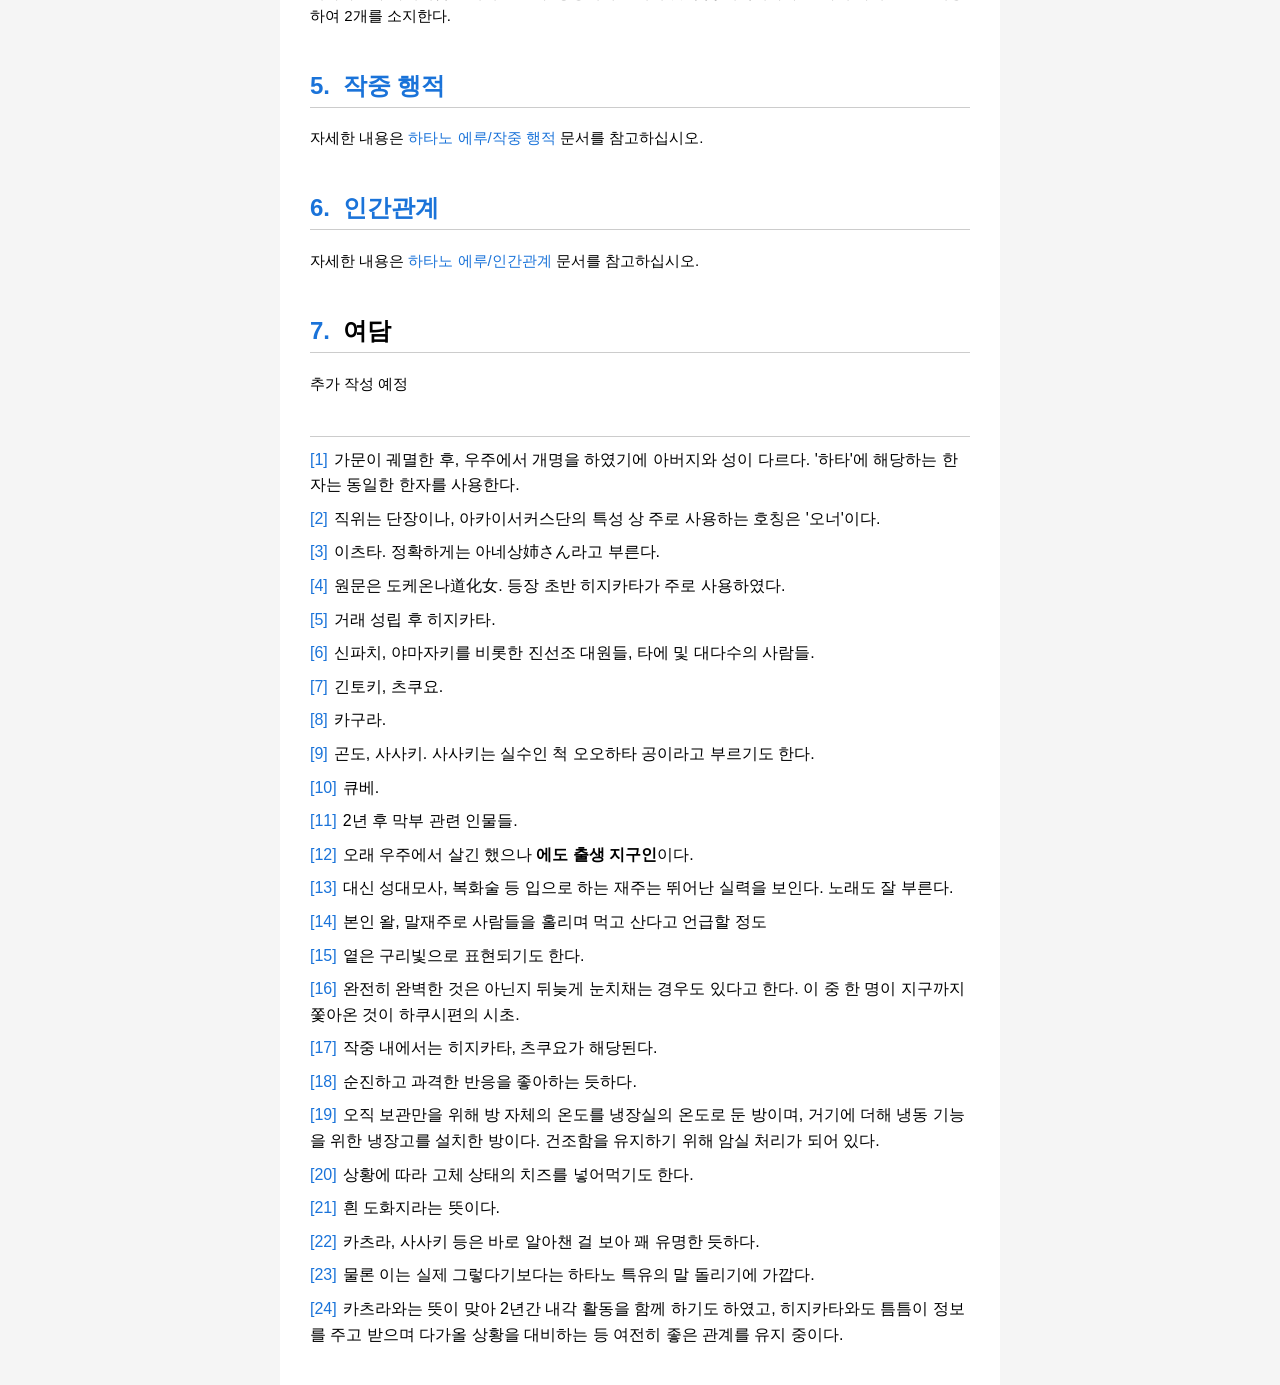
<file: characters/hatano_eru.html>
<!DOCTYPE html>
<html lang="ko">

<head>

<meta charset="UTF-8">
<meta name="viewport" content="width=device-width, initial-scale=1.0">

<title>하타노 에루 - 아이위키</title>

<link rel="stylesheet" href="../style.css">

</head>

<body>

<header class="header">

<div class="header-inner">

<h1 class="logo">
<a href="../index.html">IIDRWIKI</a>
</h1>

</div>

</header>

<div class="layout">

<main class="content">

<h1>하타노 에루</h1>

<div class="wiki-category">
분류:<a href="#">은혼/드림주</a>
</div>


<div class="navbox">

<div class="navbox-title">

<a href="#">등장인물</a>

<div class="navbox-subtitle">
아카이서커스단
</div>

</div>

<details>

<summary class="navbox-toggle">[ 펼치기 · 접기 ]</summary>

<table class="navbox-table">

<tr>

<th class="navbox-section-01">
단장
</th>

<th class="navbox-section-02">
정식 단원
</th>

</tr>

<tr>

<td class="navbox-center">
<a href="#">하타노 에루</a>
</td>

<!--"itsuta.html"-->
<td class="navbox-center">
<a href="itsuta.html">이츠타</a> (<a href="#">이치타</a> · <a href="#">이후타</a>)
</td>

</tr>

</table>

</details>

</div>

<div class="character-infobox">

<div class="char-title">

<div class="char-name-ko">하타노 에루</div>

<div class="char-name-jp">

<div class="char-name-sub">
<ruby>旗<rt>はた</rt></ruby><ruby>野<rt>の</rt></ruby><ruby>愛理<rt>える</rt></ruby> | Eru Hatano
</div>

</div>

</div>

<div class="char-image">
<img src="../images/eru2.jpg">
</div>


<div class="info-row">
<div class="info-label">성별</div>
<div class="info-value">여성</div>
</div>

<div class="info-row">
<div class="info-label">나이</div>
<div class="info-value">20대 중후반</div>
</div>

<div class="info-row">
<div class="info-label">생일</div>
<div class="info-value">1월 28일 | 물병자리</div>
</div>

<div class="info-row">
<div class="info-label">신체</div>
<div class="info-value">169cm, 53kg | O형</div>
</div>

<div class="info-row">
<div class="info-label">가족</div>
<div class="info-value">아버지 오오하타<span class="footnote" data-note="가문이 궤멸한 후, 우주에서 개명을 하였기에 아버지와 성이 다르다. '하타'에 해당하는 한자는 동일한 한자를 사용한다."></span> 나오카</div>
</div>

<div class="info-row">
<div class="info-label">이명</div>
<div class="info-value">정보상(情報屋), 하쿠시(白紙)</div>
</div>

<div class="info-row">
<div class="info-label">소속</div>
<div class="info-value">아카이서커스단</div>
</div>

<div class="info-row">
<div class="info-label">직위</div>
<div class="info-value">단장<span class="footnote" data-note="직위는 단장이나, 아카이서커스단의 특성 상 주로 사용하는 호칭은 '오너'이다."></span></div>
</div>

<div class="info-row">
<div class="info-label">성우</div>
<div class="info-value">히카사 요코</div>
</div>


<details class="info-more">

<summary class="info-toggle">[ 정보 더 보기 ]</summary>

<div class="info-row">
<div class="info-label">통칭</div>
<div class="info-value">누님<span class="footnote" data-note="이츠타. 정확하게는 아네상姉さん라고 부른다."></span>, 
    광대여자<span class="footnote" data-note="원문은 도케온나道化女. 등장 초반 히지카타가 주로 사용하였다."></span>, 
    정보상<span class="footnote" data-note="거래 성립 후 히지카타."></span>, 
    하타노 씨<span class="footnote" data-note="신파치, 야마자키를 비롯한 진선조 대원들, 타에 및 대다수의 사람들."></span>, 
    하쿠시<span class="footnote" data-note="긴토키, 츠쿠요."></span>, 
    하쿠쨩<span class="footnote" data-note="카구라."></span>, 
    하타노 공<span class="footnote" data-note="곤도, 사사키. 사사키는 실수인 척 오오하타 공이라고 부르기도 한다."></span>, 
    에루<span class="footnote" data-note="큐베."></span>, 
    에루 아가씨<span class="footnote" data-note="2년 후 막부 관련 인물들."></span> </div>
</div>

<div class="info-row">
<div class="info-label">주무기</div>
<div class="info-value">폴딩 나이프</div>
</div>

<div class="info-row">
<div class="info-label">좋아하는 것</div>
<div class="info-value"><b>치즈</b>, 서프라이즈 이벤트</div>
</div>

<div class="info-row">
<div class="info-label">싫어하는 것</div>
<div class="info-value">대화가 안 통하는 상대</div>
</div>

</details>

</div>

<div class="toc" id="toc">
  <button type="button" class="toc-toggle" id="toc-toggle" aria-expanded="true">
    <span class="toc-title">목차</span>
    <span class="toc-arrow">▼</span>
  </button>

  <div class="toc-body" id="toc-body">
    <ol id="toc-list"></ol>
  </div>
</div>

<div style="clear:both;"></div>

<h2>개요</h2>

<p>
은혼의 드림주.
<br><br>
</p>


<h2>상세</h2>

<div class="quote-box">
  <p>"자자- 일단 진정하고 뭐든 좋잖아?"</p>
  <hr class="quote-divider">
  <p>첫 등장 대사.</p>
</div>

<p>
우주<span class="footnote" data-note="오래 우주에서 살긴 했으나 <b>에도 출생 지구인</b>이다."></span>에서 온 아카이서커스단의 단장.
서커스단장이라는 직위에 비해 몸으로 하는 재주는 발리송 제외 전혀 못한다고 한다.<span class="footnote" data-note="대신 성대모사, 복화술 등 입으로 하는 재주는 뛰어난 실력을 보인다. 노래도 잘 부른다."></span><span class="footnote" data-note="본인 왈, 말재주로 사람들을 홀리며 먹고 산다고 언급할 정도"></span> 
서커스라고 홍보한 주제에 정작 찾아가면 다른 것을 운영하여 사람을 말려들게 하는 여러모로 몹쓸 인물이다.<br><br>
방금 처음 본 인물과도 10년지기 친구처럼 대화할만큼 넉살이 좋은 편이다.<br><br>
말의 어미에 쓸모없는 '~네', '~나'를 붙이는 버릇이 있다.
<br><br>
</p>

<h2>캐릭터성</h2>
<h3>비주얼</h3>
<p>
분홍색 눈동자, 주황빛이 도는 백발<span class="footnote" data-note="옅은 구리빛으로 표현되기도 한다."></span>에 허리까지 오는 곱슬 웨이브 머리를 가지고 있다. 대부분 머리를 푼 상태이나, 상황에 따라 헤어스타일을 자주 바꾸는 편이다.<br><br>
오른쪽 눈 밑에 점이 있는 것이 특징이며, 표정변화가 다양하여 인상이 쉽게 바뀌는 편이다.<br><br>
</p>

<h3>성격</h3>
<p>
전반적으로 유쾌하고 서글서글하다. 매번 주변이 시끄러운 편이라 사건 사고가 잦음에도 능청스럽게 상황을 빠져나가는 여유로움도 가지고 있다.
<span class="cancel_text">사기꾼</span> 그래도 나름대로 최소한의 피해 복구는 한다.<br><br>
사교적인 행적과 달리 <b>실용주의적</b>인 인물이다. 정에 연연하지 않으며 판단도 빠르기에 상황에 따라서는 사람을 이용하기도 한다. 심지어 이용당한 인물조차 자신이 이용당했다는 걸 눈치채지 못할 정도로 철저하게 움직인다.<span class="footnote" data-note="완전히 완벽한 것은 아닌지 뒤늦게 눈치채는 경우도 있다고 한다. 이 중 한 명이 지구까지 쫓아온 것이 하쿠시편의 시초."></span><br><br>
서프라이즈를 좋아하는데 그 이유가 '사람이 놀라는 모습을 보는 게 즐거워서'.<br>측근인 이츠타가 말하길 하타노의 <b>도S 스위치</b>을 자극하는 특정 인물상이 있으며 그 사람들<span class="footnote" data-note="작중 내에서는 히지카타, 츠쿠요가 해당된다."></span><span class="footnote" data-note="순진하고 과격한 반응을 좋아하는 듯하다."></span>을 건드는 게 취미생활이라고 한다.<br><br>
</p>

<h3>치즈 애호가</h3>

<div class="quote-box">
  <p><b>"이 고소하고 부드러운 맛을 알지 못한다니 슬픈 인생이네-"</b></p>
</div>

<p>
치즈를 굉장히 좋아하는 일명 <b>치즈키(チーズキ)</b>.<br>
크지 않은 우주선임에도 여러 종류의 치즈를 보관하기 위한 방이 따로 존재할 정도이다.<span class="footnote" data-note="오직 보관만을 위해 방 자체의 온도를 냉장실의 온도로 둔 방이며, 거기에 더해 냉동 기능을 위한 냉장고를 설치한 방이다. 건조함을 유지하기 위해 암실 처리가 되어 있다."></span><br>
대부분의 요리에 치즈 소스를 뿌려 먹는 괴식가<span class="footnote" data-note="상황에 따라 고체 상태의 치즈를 넣어먹기도 한다."></span>이기도 하다.<br><br>
본인 입맛이 독특하다는 걸 인지하고 있어 타인에게 먼저 권유하지는 않지만 치즈를 나눠달라고 하면 은근히 기뻐하는 반응을 보인다.<br><br>
</p>

<h3><a href="https://namu.wiki/w/정보상">정보상</a></h3>
<p>
하쿠시<span class="footnote" data-note="흰 도화지라는 뜻이다."></span>라는 이명으로 정보상 활동을 하고 있다.<span class="footnote" data-note="카츠라, 사사키 등은 바로 알아챈 걸 보아 꽤 유명한 듯하다."></span><br>
정보상하면 떠오르는 이미지와 달리 떠들썩하게 돌아다니는 걸 좋아하고 어디에 있어도 눈에 띌 착장을 하고 다닌다. 애초에 숨길 생각이 없어서 물어보면 알려줬을거라고 태평한 소리를 하기도 한다.<span class="footnote" data-note="물론 이는 실제 그렇다기보다는 하타노 특유의 말 돌리기에 가깝다."></span><br><br>
<b>정치력 및 처세술</b>만으로 정보상 일의 정점을 찍었다고 해도 과언이 아니다. 에도에서도 카츠라, 사사키, 히지카타 등 최소 3명과 거래하며 아슬아슬한 줄타기를 했음에도 모두 상호이득관계로 끝도 좋게 마무리되었다.<span class="footnote" data-note="카츠라와는 뜻이 맞아 2년간 내각 활동을 함께 하기도 하였고, 히지카타와도 틈틈이 정보를 주고 받으며 다가올 상황을 대비하는 등 여전히 좋은 관계를 유지 중이다."></span>
<br><br>
<h2>전투력</h2>
<p>
야토족 혼혈인 이츠타와 함께 다니다보니 직접 싸울 일이 많이 없어서 익숙하지 않다고 본인이 언급했다.<br>
그래도 어린 나이부터 우주에서 이름을 날린 만큼 기본적인 전투능력은 가지고 있는 듯. 실제 장군 암살 편에서 후지바야시 닌자들과 싸울 때 전장에서 1인분은 하는 모습을 보여주었다.<br><br>
사용하는 무기는 <a href="https://namu.wiki/w/폴딩%20나이프">폴딩 나이프</a>로, 가벼운 움직임과 트릭으로 급소를 재빠르게 노리는 것이 특징이다. 여차하면 쿠나이처럼 던지기도 한다. 평상시에는 허리 뒷쪽 및 허벅지와 무릎 사이 가터벨트를 이용하여 2개를 소지한다.
<br><br>
</p>

<h2>
  <a href="hatano_eru_plotline.html">작중 행적</a>
</h2>
<p>
자세한 내용은 <a href="02.html">하타노 에루/작중 행적</a> 문서를 참고하십시오.
<br><br>
</p>

<h2>
  <a href="hatano_eru_relation.html">인간관계</a>
</h2>
<p>
자세한 내용은 <a href="03.html">하타노 에루/인간관계</a> 문서를 참고하십시오.
<br><br>
</p>

<h2>여담</h2>
<p>
  추가 작성 예정
</p>

<section class="footnotes-section">
<ol id="footnotes-list"></ol>
</section>

</main>

</div>

<script src="../script.js"></script>

</body>
</html>
</file>
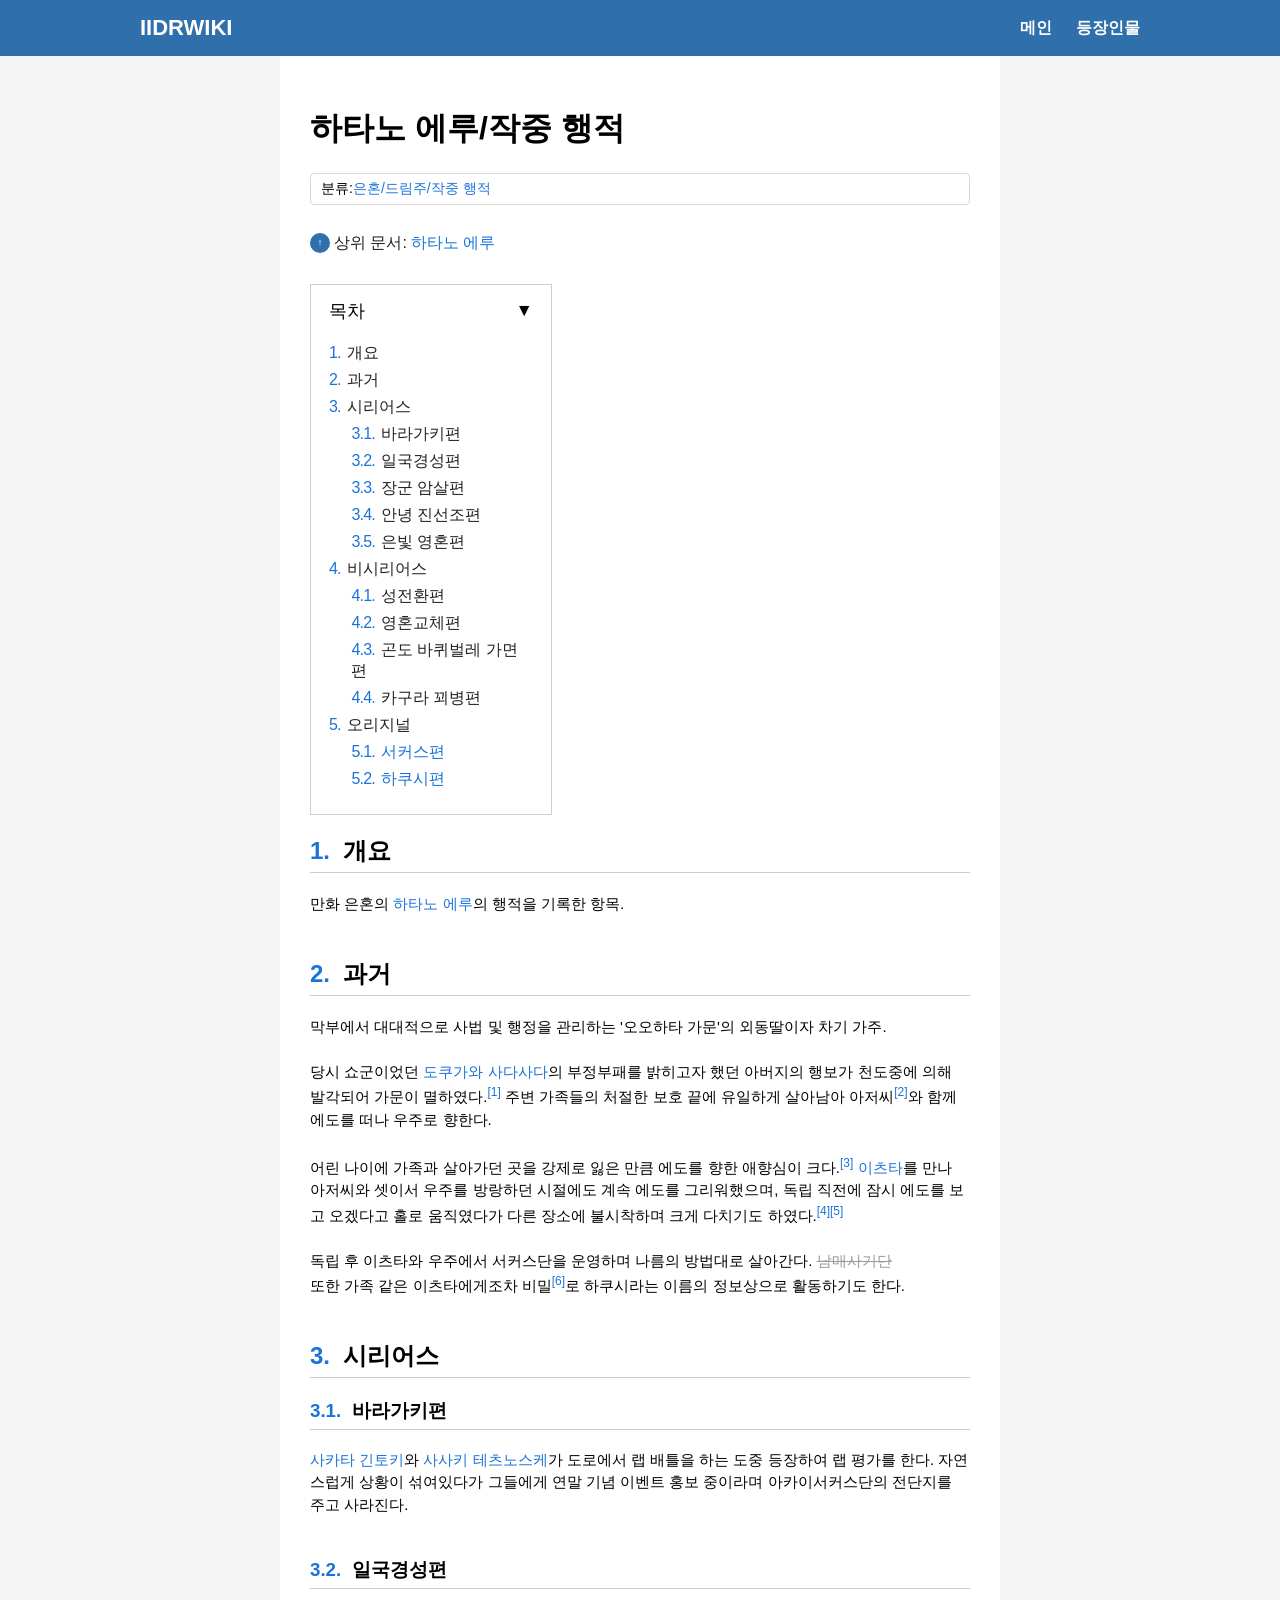
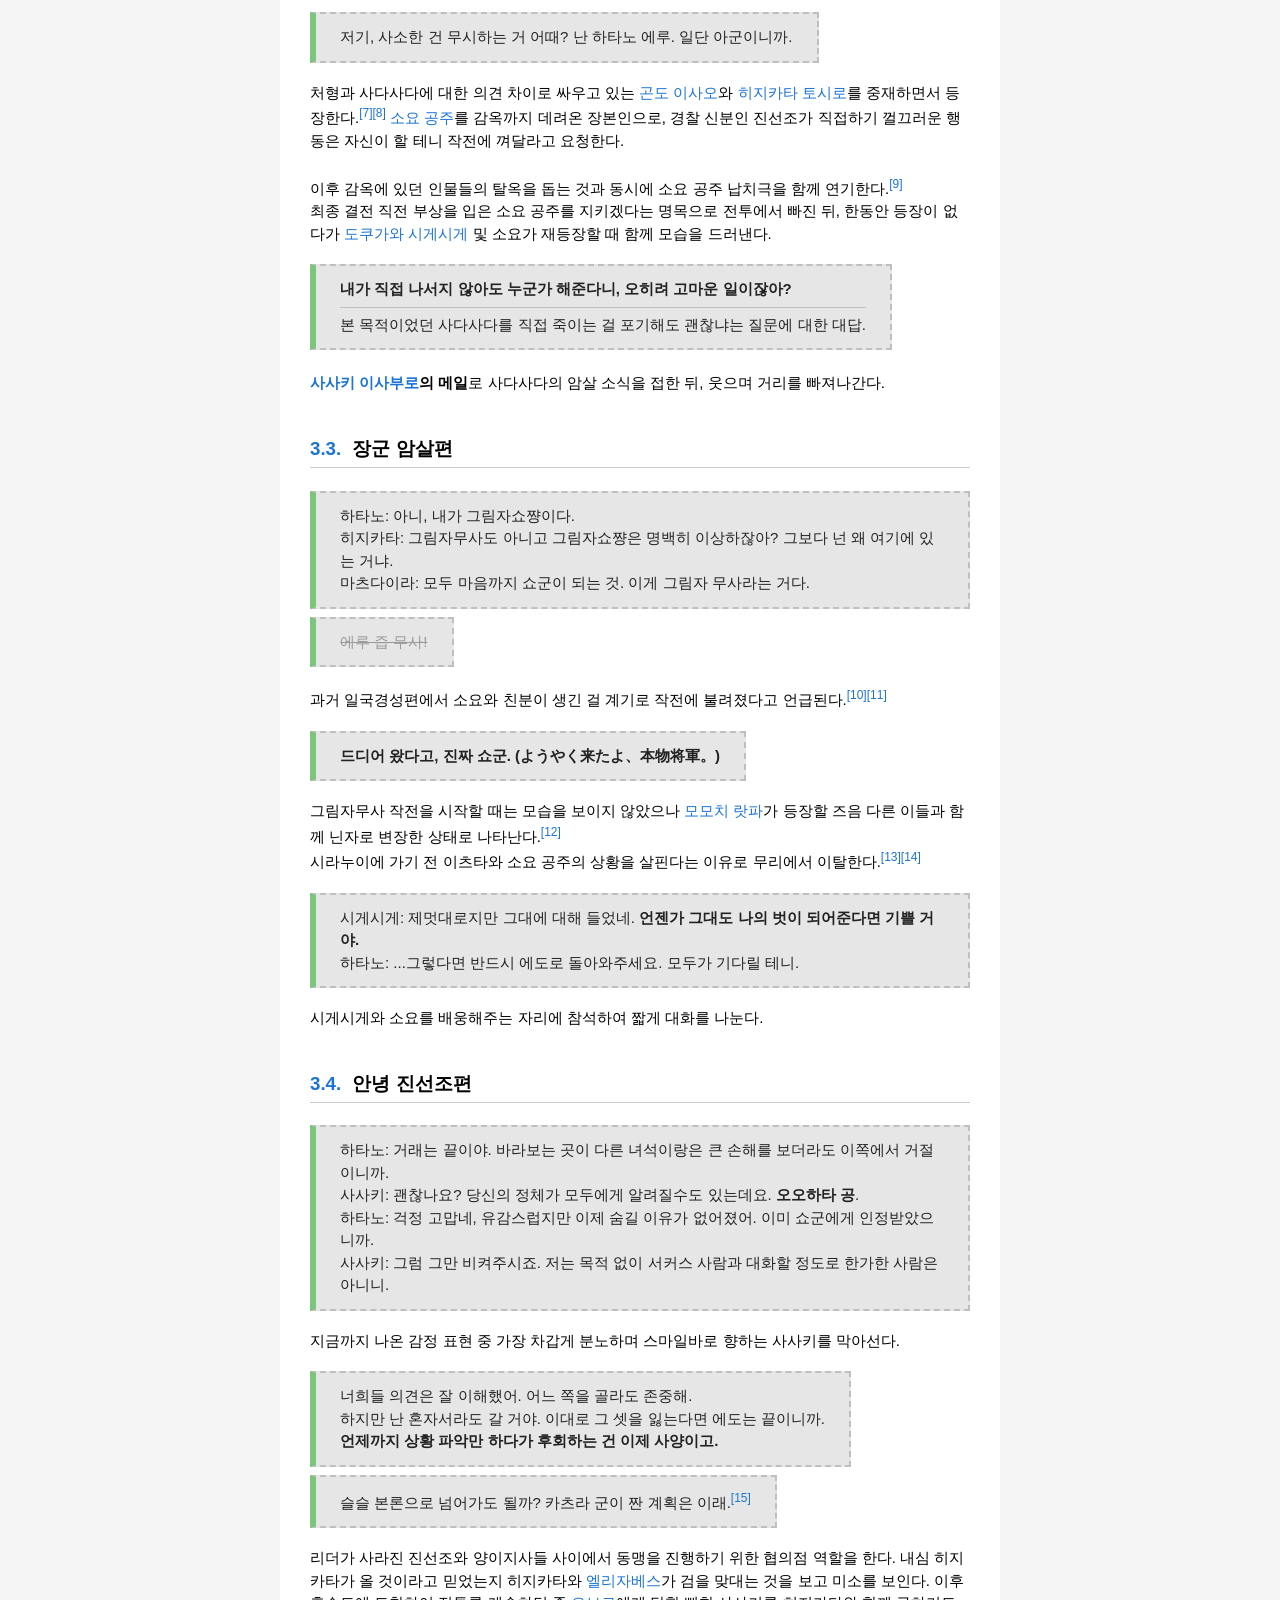
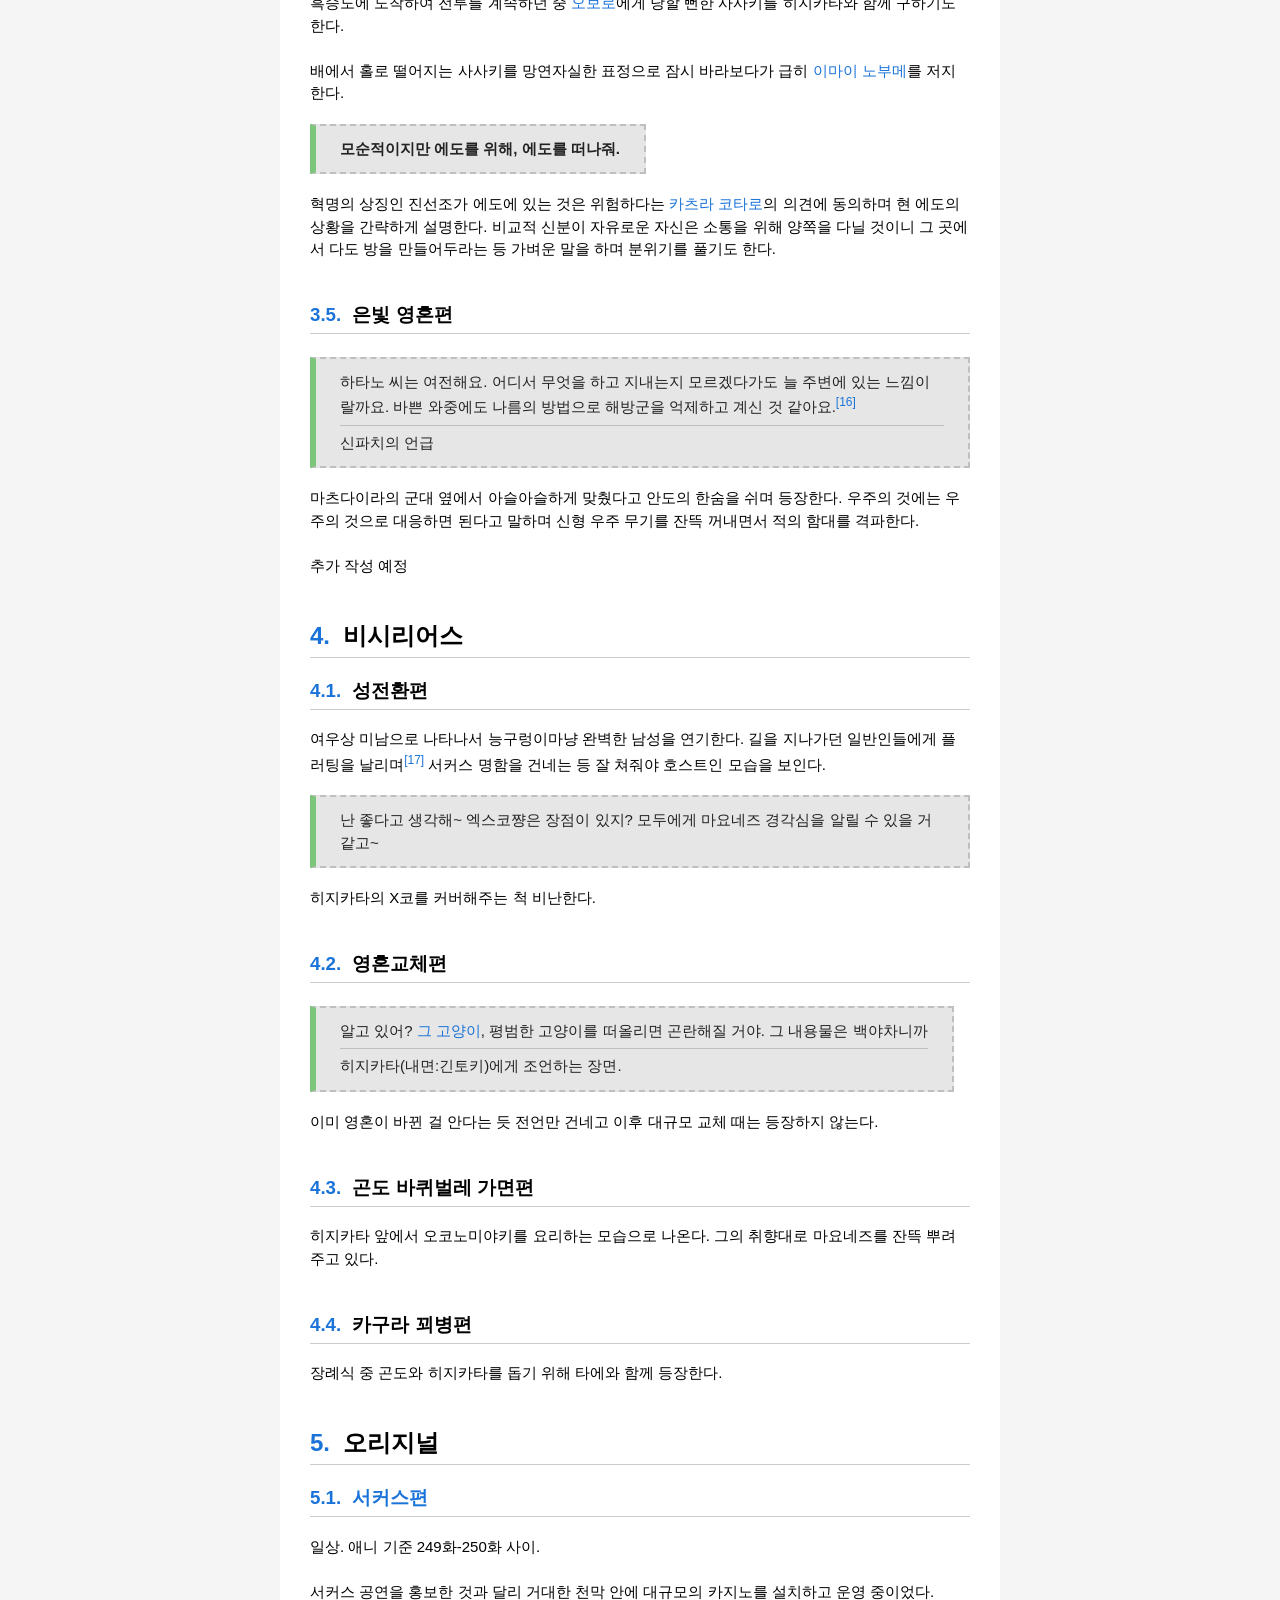
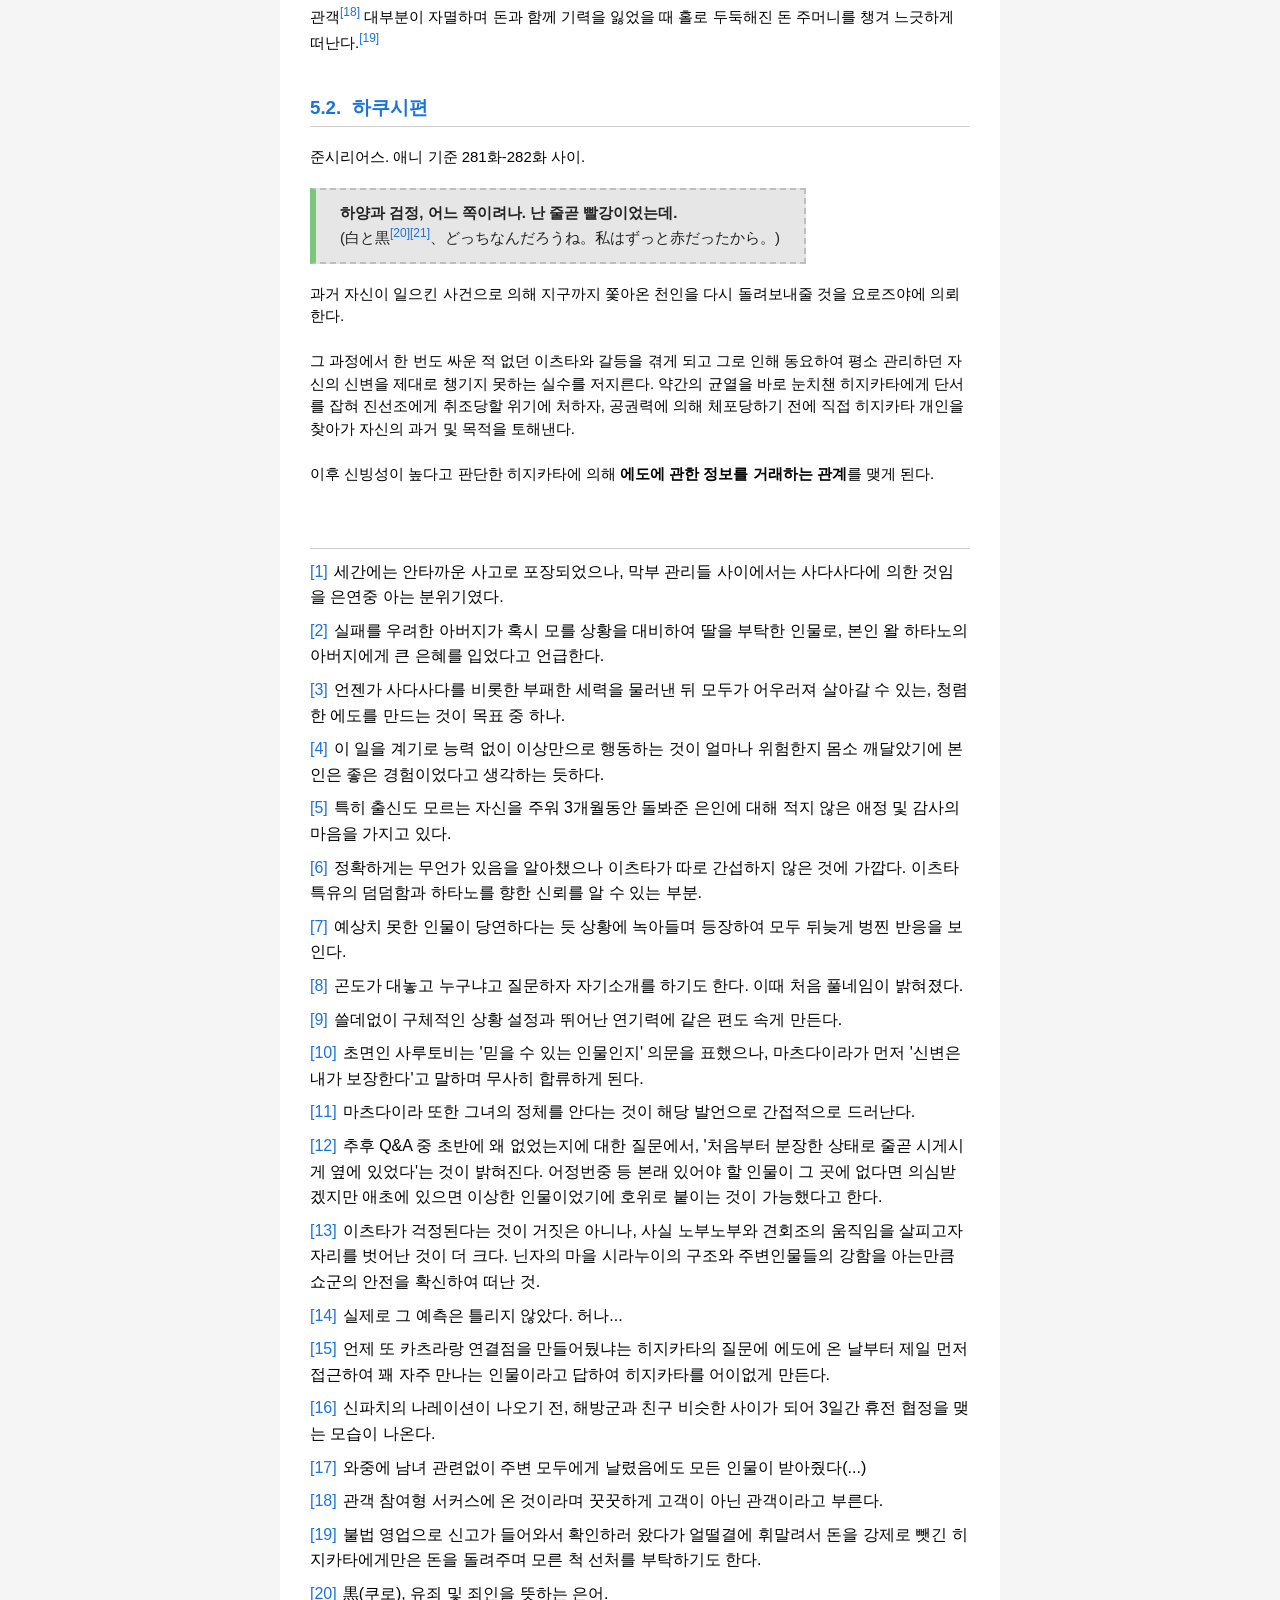
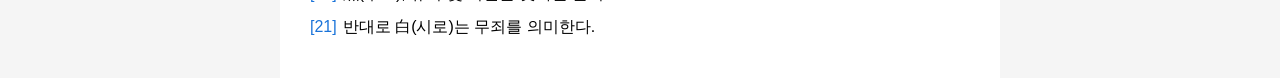
<file: characters/hatano_eru_plotline.html>
<!DOCTYPE html>
<html lang="ko">

<head>

<meta charset="UTF-8">
<meta name="viewport" content="width=device-width, initial-scale=1.0">

<title>하타노 에루/작중 행적 - 아이위키</title>
<meta name="page-status" content="draft">

<link rel="stylesheet" href="../style.css">

</head>

<body>

<header class="header">

<div class="header-inner">

<h1 class="logo">
<a href="../index.html">IIDRWIKI</a>
</h1>

<nav class="topnav">

<a href="../index.html">메인</a>
<a href="../characters.html">등장인물</a>

</nav>

</div>

</header>

<div class="layout">

<main class="content">

<h1>하타노 에루/작중 행적</h1>

<div class="wiki-category">
분류:<a href="#">은혼/드림주/작중 행적</a>
</div>

<div class="wiki-parent-doc">
  <span class="parent-icon">↑</span>
  <span class="parent-label">상위 문서:</span>
  <a href="hatano_eru.html">하타노 에루</a>
</div>

<div class="toc_p" id="toc">
  <button type="button" class="toc-toggle" id="toc-toggle" aria-expanded="true">
    <span class="toc-title">목차</span>
    <span class="toc-arrow">▼</span>
  </button>

  <div class="toc-body" id="toc-body">
    <ol id="toc-list"></ol>
  </div>
</div>

<div style="clear:both;"></div>

<h2>개요</h2>
<p>
만화 은혼의 <a href="hatano_eru.html">하타노 에루</a>의 행적을 기록한 항목.<br><br>
</p>


<h2>과거</h2>
<p>
막부에서 대대적으로 사법 및 행정을 관리하는 '오오하타 가문'의 외동딸이자 차기 가주.<br><br>
당시 쇼군이었던 <a href="https://namu.wiki/w/도쿠가와%20사다사다">도쿠가와 사다사다</a>의 부정부패를 밝히고자 했던 아버지의 행보가 천도중에 의해 발각되어 가문이 멸하였다.<span class="footnote" data-note="세간에는 안타까운 사고로 포장되었으나, 막부 관리들 사이에서는 사다사다에 의한 것임을 은연중 아는 분위기였다."></span> 주변 가족들의 처절한 보호 끝에 유일하게 살아남아 아저씨<span class="footnote" data-note="실패를 우려한 아버지가 혹시 모를 상황을 대비하여 딸을 부탁한 인물로, 본인 왈 하타노의 아버지에게 큰 은혜를 입었다고 언급한다."></span>와 함께 에도를 떠나 우주로 향한다.<br><br>
어린 나이에 가족과 살아가던 곳을 강제로 잃은 만큼 에도를 향한 애향심이 크다.<span class="footnote" data-note="언젠가 사다사다를 비롯한 부패한 세력을 물러낸 뒤 모두가 어우러져 살아갈 수 있는, 청렴한 에도를 만드는 것이 목표 중 하나."></span> <a href="itsuta.html">이츠타</a>를 만나 아저씨와 셋이서 우주를 방랑하던 시절에도 계속 에도를 그리워했으며, 독립 직전에 잠시 에도를 보고 오겠다고 홀로 움직였다가 다른 장소에 불시착하며 크게 다치기도 하였다.<span class="footnote" data-note="이 일을 계기로 능력 없이 이상만으로 행동하는 것이 얼마나 위험한지 몸소 깨달았기에 본인은 좋은 경험이었다고 생각하는 듯하다."></span><span class="footnote" data-note="특히 출신도 모르는 자신을 주워 3개월동안 돌봐준 은인에 대해 적지 않은 애정 및 감사의 마음을 가지고 있다."></span><br><br>
독립 후 이츠타와 우주에서 서커스단을 운영하며 나름의 방법대로 살아간다. <span class="cancel_text">남매사기단</span><br>
또한 가족 같은 이츠타에게조차 비밀<span class="footnote" data-note="정확하게는 무언가 있음을 알아챘으나 이츠타가 따로 간섭하지 않은 것에 가깝다. 이츠타 특유의 덤덤함과 하타노를 향한 신뢰를 알 수 있는 부분."></span>로 하쿠시라는 이름의 정보상으로 활동하기도 한다.<br><br>
</p>

<h2>시리어스</h2>
<h3>바라가키편</h3>
<p>
<a href="https://namu.wiki/w/사카타%20긴토키">사카타 긴토키</a>와 <a href="https://namu.wiki/w/사사키%20테츠노스케">사사키 테츠노스케</a>가 도로에서 랩 배틀을 하는 도중 등장하여 랩 평가를 한다. 자연스럽게 상황이 섞여있다가 그들에게 연말 기념 이벤트 홍보 중이라며 아카이서커스단의 전단지를 주고 사라진다.
<br><br>
</p>

<h3>일국경성편</h3>
<div class="quote-box">
  <p>저기, 사소한 건 무시하는 거 어때? 난 하타노 에루. 일단 아군이니까.<br>
</div>
<p>
처형과 사다사다에 대한 의견 차이로 싸우고 있는 <a href="https://namu.wiki/w/곤도%20이사오">곤도 이사오</a>와 <a href="https://namu.wiki/w/히지카타%20토시로">히지카타 토시로</a>를 중재하면서 등장한다.<span class="footnote" data-note="예상치 못한 인물이 당연하다는 듯 상황에 녹아들며 등장하여 모두 뒤늦게 벙찐 반응을 보인다."></span><span class="footnote" data-note="곤도가 대놓고 누구냐고 질문하자 자기소개를 하기도 한다. 이때 처음 풀네임이 밝혀졌다."></span> <a href="https://namu.wiki/w/소요%20공주">소요 공주</a>를 감옥까지 데려온 장본인으로, 경찰 신분인 진선조가 직접하기 껄끄러운 행동은 자신이 할 테니 작전에 껴달라고 요청한다.<br><br>
이후 감옥에 있던 인물들의 탈옥을 돕는 것과 동시에 소요 공주 납치극을 함께 연기한다.<span class="footnote" data-note="쓸데없이 구체적인 상황 설정과 뛰어난 연기력에 같은 편도 속게 만든다."></span> <br>최종 결전 직전 부상을 입은 소요 공주를 지키겠다는 명목으로 전투에서 빠진 뒤, 한동안 등장이 없다가 <a href="https://namu.wiki/w/도쿠가와%20시게시게">도쿠가와 시게시게</a> 및 소요가 재등장할 때 함께 모습을 드러낸다.
</p>
<div class="quote-box">
  <p><b>내가 직접 나서지 않아도 누군가 해준다니, 오히려 고마운 일이잖아?</b><br>
  <hr class="quote-divider">
  <p>본 목적이었던 사다사다를 직접 죽이는 걸 포기해도 괜찮냐는 질문에 대한 대답.</p>
</div>
<br><br>
<p class="char-line">
<b><a href="https://namu.wiki/w/사사키%20이사부로">사사키 이사부로</a>의 메일</b>로 사다사다의 암살 소식을 접한 뒤, 웃으며 거리를 빠져나간다.<br><br>
</p>

<h3>장군 암살편</h3>
<div class="quote-box">
  <p>
  하타노: 아니, 내가 그림자쇼쨩이다.<br>
  히지카타: 그림자무사도 아니고 그림자쇼쨩은 명백히 이상하잖아? 그보다 넌 왜 여기에 있는 거냐.<br>
  마츠다이라: 모두 마음까지 쇼군이 되는 것. 이게 그림자 무사라는 거다.
  </p>
</div>
<div class="quote-box">
  <p>
  <span class="cancel_text">에루 즙 무사!</span>
  </p>
</div>
<p>
  과거 일국경성편에서 소요와 친분이 생긴 걸 계기로 작전에 불려졌다고 언급된다.<span class="footnote" data-note="초면인 사루토비는 '믿을 수 있는 인물인지' 의문을 표했으나, 마츠다이라가 먼저 '신변은 내가 보장한다'고 말하며 무사히 합류하게 된다."></span><span class="footnote" data-note="마츠다이라 또한 그녀의 정체를 안다는 것이 해당 발언으로 간접적으로 드러난다."></span>
</p>
<div class="quote-box">
  <p>
  <b>드디어 왔다고, 진짜 쇼군. (ようやく来たよ、本物将軍。)</b>
  </p>
</div>
<p>
  그림자무사 작전을 시작할 때는 모습을 보이지 않았으나 <a href="https://namu.wiki/w/모모치%20랏파">모모치 랏파</a>가 등장할 즈음 다른 이들과 함께 닌자로 변장한 상태로 나타난다.<span class="footnote" data-note="추후 Q&A 중 초반에 왜 없었는지에 대한 질문에서, '처음부터 분장한 상태로 줄곧 시게시게 옆에 있었다'는 것이 밝혀진다. 어정번중 등 본래 있어야 할 인물이 그 곳에 없다면 의심받겠지만 애초에 있으면 이상한 인물이었기에 호위로 붙이는 것이 가능했다고 한다."></span><br>
  시라누이에 가기 전 이츠타와 소요 공주의 상황을 살핀다는 이유로 무리에서 이탈한다.<span class="footnote" data-note="이츠타가 걱정된다는 것이 거짓은 아니나, 사실 노부노부와 견회조의 움직임을 살피고자 자리를 벗어난 것이 더 크다. 닌자의 마을 시라누이의 구조와 주변인물들의 강함을 아는만큼 쇼군의 안전을 확신하여 떠난 것."></span><span class="footnote" data-note="실제로 그 예측은 틀리지 않았다. 허나..."></span>
</p>
<div class="quote-box">
  <p>
  시게시게: 제멋대로지만 그대에 대해 들었네. <b>언젠가 그대도 나의 벗이 되어준다면 기쁠 거야.</b><br>
  하타노: ...그렇다면 반드시 에도로 돌아와주세요. 모두가 기다릴 테니.
  </p>
</div>
<p>
  시게시게와 소요를 배웅해주는 자리에 참석하여 짧게 대화를 나눈다.<br><br>
</p>

<h3>안녕 진선조편</h3>
<div class="quote-box">
  <p>
  하타노: 거래는 끝이야. 바라보는 곳이 다른 녀석이랑은 큰 손해를 보더라도 이쪽에서 거절이니까.<br>
  사사키: 괜찮나요? 당신의 정체가 모두에게 알려질수도 있는데요. <b>오오하타 공</b>.<br>
  하타노: 걱정 고맙네, 유감스럽지만 이제 숨길 이유가 없어졌어. 이미 쇼군에게 인정받았으니까.<br>
  사사키: 그럼 그만 비켜주시죠. 저는 목적 없이 서커스 사람과 대화할 정도로 한가한 사람은 아니니.
  </p>
</div>
<p>
  지금까지 나온 감정 표현 중 가장 차갑게 분노하며 스마일바로 향하는 사사키를 막아선다.
</p>
<div class="quote-box">
  <p>
  너희들 의견은 잘 이해했어. 어느 쪽을 골라도 존중해.<br>하지만 난 혼자서라도 갈 거야. 이대로 그 셋을 잃는다면 에도는 끝이니까.<br><b>언제까지 상황 파악만 하다가 후회하는 건 이제 사양이고.</b>
  </p>
</div>
<div class="quote-box">
  <p>
  슬슬 본론으로 넘어가도 될까? 카츠라 군이 짠 계획은 이래.<span class="footnote" data-note="언제 또 카츠라랑 연결점을 만들어뒀냐는 히지카타의 질문에 에도에 온 날부터 제일 먼저 접근하여 꽤 자주 만나는 인물이라고 답하여 히지카타를 어이없게 만든다."></span>
  </p>
</div>
<p>
리더가 사라진 진선조와 양이지사들 사이에서 동맹을 진행하기 위한 협의점 역할을 한다. 내심 히지카타가 올 것이라고 믿었는지 히지카타와 <a href="https://namu.wiki/w/엘리자베스(은혼)">엘리자베스</a>가 검을 맞대는 것을 보고 미소를 보인다. 이후 흑승도에 도착하여 전투를 계속하던 중 <a href="https://namu.wiki/w/오보로(은혼)">오보로</a>에게 당할 뻔한 사사키를 히지카타와 함께 구하기도 한다.<br><br>
배에서 홀로 떨어지는 사사키를 망연자실한 표정으로 잠시 바라보다가 급히 <a href="https://namu.wiki/w/이마이%20노부메">이마이 노부메</a>를 저지한다.<br>
</p>
<div class="quote-box">
  <p>
  <b>모순적이지만 에도를 위해, 에도를 떠나줘.</b>
  </p>
</div>
<p>
혁명의 상징인 진선조가 에도에 있는 것은 위험하다는 <a href="https://namu.wiki/w/가츠라%20고타로?from=카츠라%20코타로">카츠라 코타로</a>의 의견에 동의하며 현 에도의 상황을 간략하게 설명한다. 비교적 신분이 자유로운 자신은 소통을 위해 양쪽을 다닐 것이니 그 곳에서 다도 방을 만들어두라는 등 가벼운 말을 하며 분위기를 풀기도 한다.<br><br>
</p>


<h3>은빛 영혼편</h3>
<div class="quote-box">
  <p>하타노 씨는 여전해요. 어디서 무엇을 하고 지내는지 모르겠다가도 늘 주변에 있는 느낌이랄까요. 바쁜 와중에도 나름의 방법으로 해방군을 억제하고 계신 것 같아요.<span class="footnote" data-note="신파치의 나레이션이 나오기 전, 해방군과 친구 비슷한 사이가 되어 3일간 휴전 협정을 맺는 모습이 나온다."></span></p>
  <hr class="quote-divider">
  <p>신파치의 언급</p>
</div>
<p>
마츠다이라의 군대 옆에서 아슬아슬하게 맞췄다고 안도의 한숨을 쉬며 등장한다. 우주의 것에는 우주의 것으로 대응하면 된다고 말하며 신형 우주 무기를 잔뜩 꺼내면서 적의 함대를 격파한다.<br><br>
추가 작성 예정<br><br>
</p>

<h2>비시리어스</h2>
<h3>성전환편</h3>
<p>
여우상 미남으로 나타나서 능구렁이마냥 완벽한 남성을 연기한다. 길을 지나가던 일반인들에게 플러팅을 날리며</span><span class="footnote" data-note="와중에 남녀 관련없이 주변 모두에게 날렸음에도 모든 인물이 받아줬다(...)"></span> 서커스 명함을 건네는 등 잘 쳐줘야 호스트인 모습을 보인다.
<br>
</p>
<div class="quote-box">
  <p>난 좋다고 생각해~ 엑스코쨩은 장점이 있지? 모두에게 마요네즈 경각심을 알릴 수 있을 거 같고~<br></p>
</div>
<p>
히지카타의 X코를 커버해주는 척 비난한다.<br><br>
</p>

<h3>영혼교체편</h3>
<div class="quote-box">
  <p>알고 있어? <a href="https://namu.wiki/w/도자에몬">그 고양이</a>, 평범한 고양이를 떠올리면 곤란해질 거야. 그 내용물은 백야차니까<br>
  <hr class="quote-divider">
  <p>히지카타(내면:긴토키)에게 조언하는 장면.</p>
</div>
<p>
이미 영혼이 바뀐 걸 안다는 듯 전언만 건네고 이후 대규모 교체 때는 등장하지 않는다.
<br><br>
</p>

<h3>곤도 바퀴벌레 가면편</h3>
<p>
히지카타 앞에서 오코노미야키를 요리하는 모습으로 나온다. 그의 취향대로 마요네즈를 잔뜩 뿌려주고 있다.
<br><br>
</p>

<h3>카구라 꾀병편</h3>
<p>
장례식 중 곤도와 히지카타를 돕기 위해 타에와 함께 등장한다.
<br><br>
</p>

<h2>오리지널</h2>
<h3><a href="../gintama/circus.html">서커스편</a></h3>
<p>
일상. 애니 기준 249화-250화 사이.<br><br>
서커스 공연을 홍보한 것과 달리 거대한 천막 안에 대규모의 카지노를 설치하고 운영 중이었다.<br>
관객<span class="footnote" data-note="관객 참여형 서커스에 온 것이라며 꿋꿋하게 고객이 아닌 관객이라고 부른다."></span> 대부분이 자멸하며 돈과 함께 기력을 잃었을 때 홀로 두둑해진 돈 주머니를 챙겨 느긋하게 떠난다.<span class="footnote" data-note="불법 영업으로 신고가 들어와서 확인하러 왔다가 얼떨결에 휘말려서 돈을 강제로 뺏긴 히지카타에게만은 돈을 돌려주며 모른 척 선처를 부탁하기도 한다."></span>
<br><br>
</p>

<h3><a href="../gintama/hakushi.html">하쿠시편</a></h3>
<p>
준시리어스. 애니 기준 281화-282화 사이.
</p>
<div class="quote-box">
  <p><b>하양과 검정, 어느 쪽이려나. 난 줄곧 빨강이었는데.</b><br>
  (白と黒<span class="footnote" data-note="黒(쿠로), 유죄 및 죄인을 뜻하는 은어."></span><span class="footnote" data-note="반대로 白(시로)는 무죄를 의미한다."></span>、どっちなんだろうね。私はずっと赤だったから。)</p>
</div>

<p>
과거 자신이 일으킨 사건으로 의해 지구까지 쫓아온 천인을 다시 돌려보내줄 것을 요로즈야에 의뢰한다.<br><br>
그 과정에서 한 번도 싸운 적 없던 이츠타와 갈등을 겪게 되고 그로 인해 동요하여 평소 관리하던 자신의 신변을 제대로 챙기지 못하는 실수를 저지른다.
약간의 균열을 바로 눈치챈 히지카타에게 단서를 잡혀 진선조에게 취조당할 위기에 처하자, 공권력에 의해 체포당하기 전에 직접 히지카타 개인을 찾아가 자신의 과거 및 목적을 토해낸다.<br><br>
이후 신빙성이 높다고 판단한 히지카타에 의해 <b>에도에 관한 정보를 거래하는 관계</b>를 맺게 된다.<br><br>
</p>

<section class="footnotes-section">
<ol id="footnotes-list"></ol>
</section>

</main>

</div>

<script src="../script.js"></script>

</body>
</html>
</file>
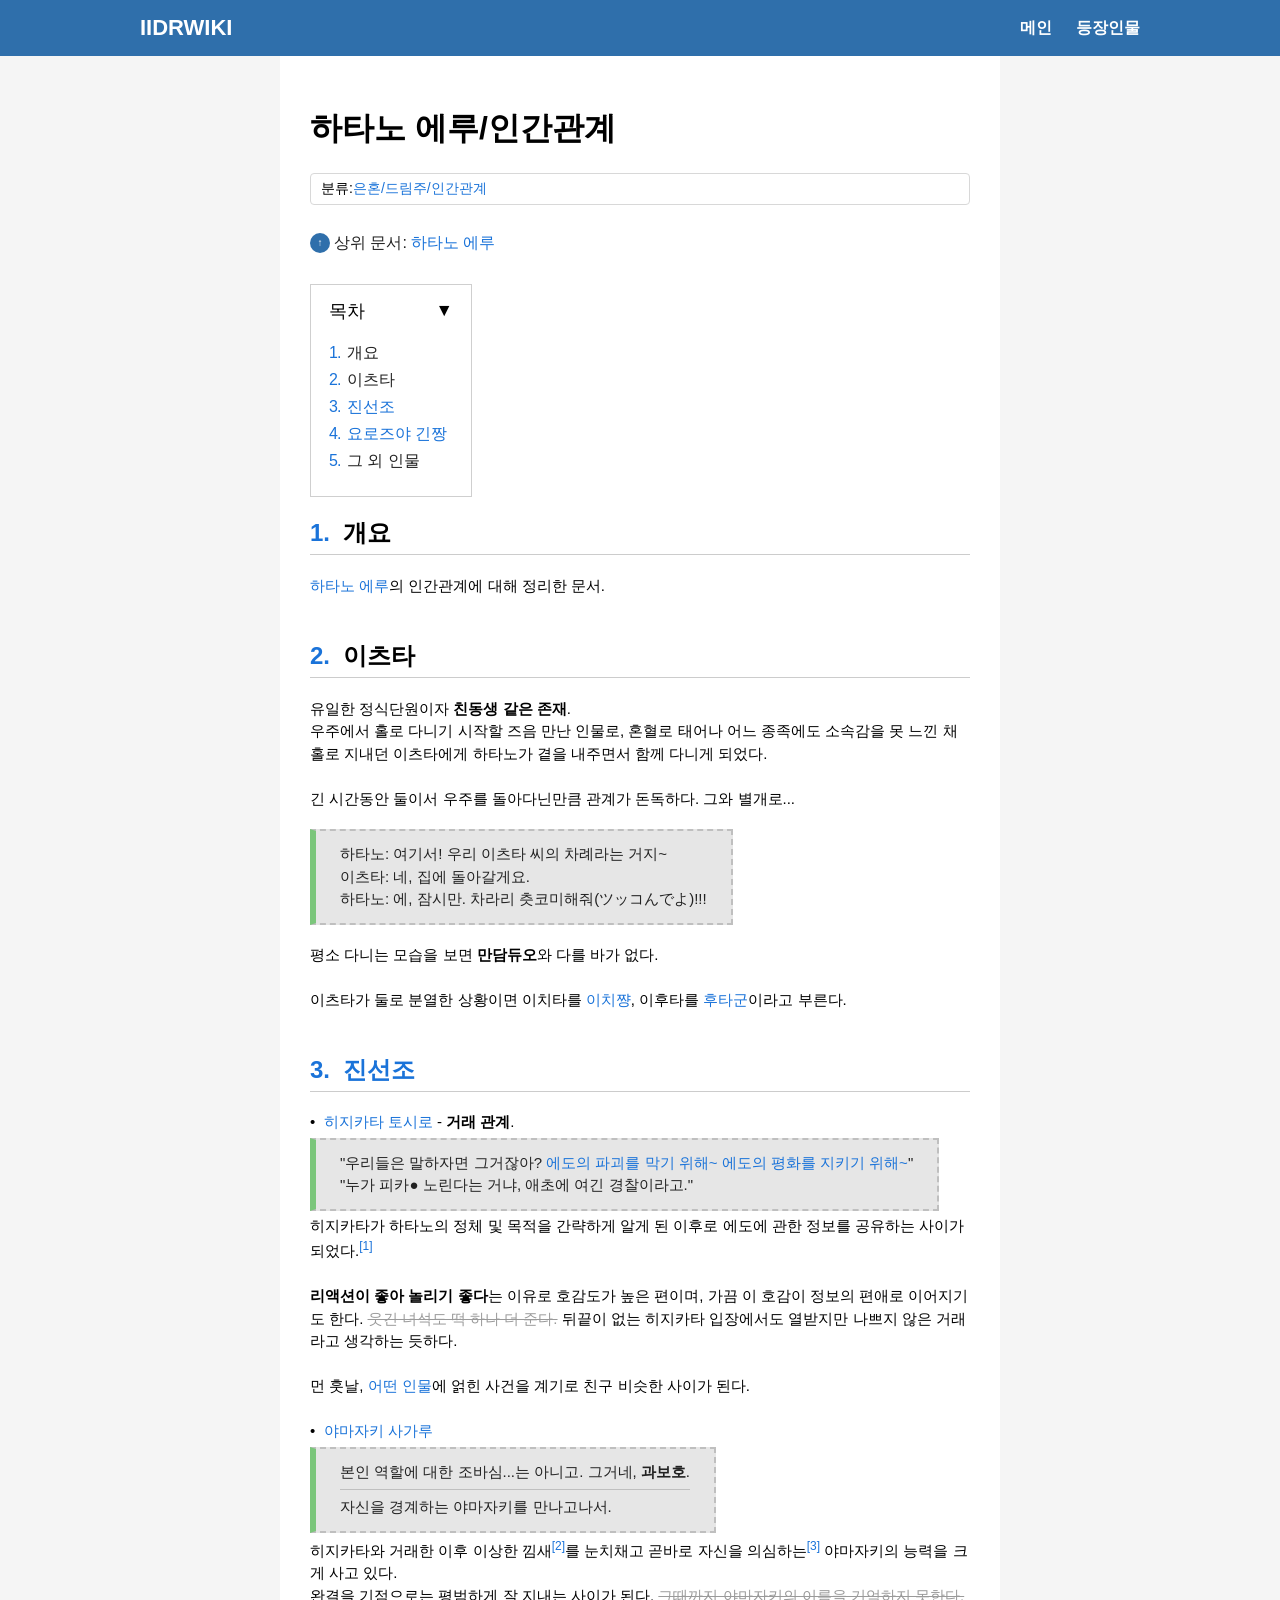
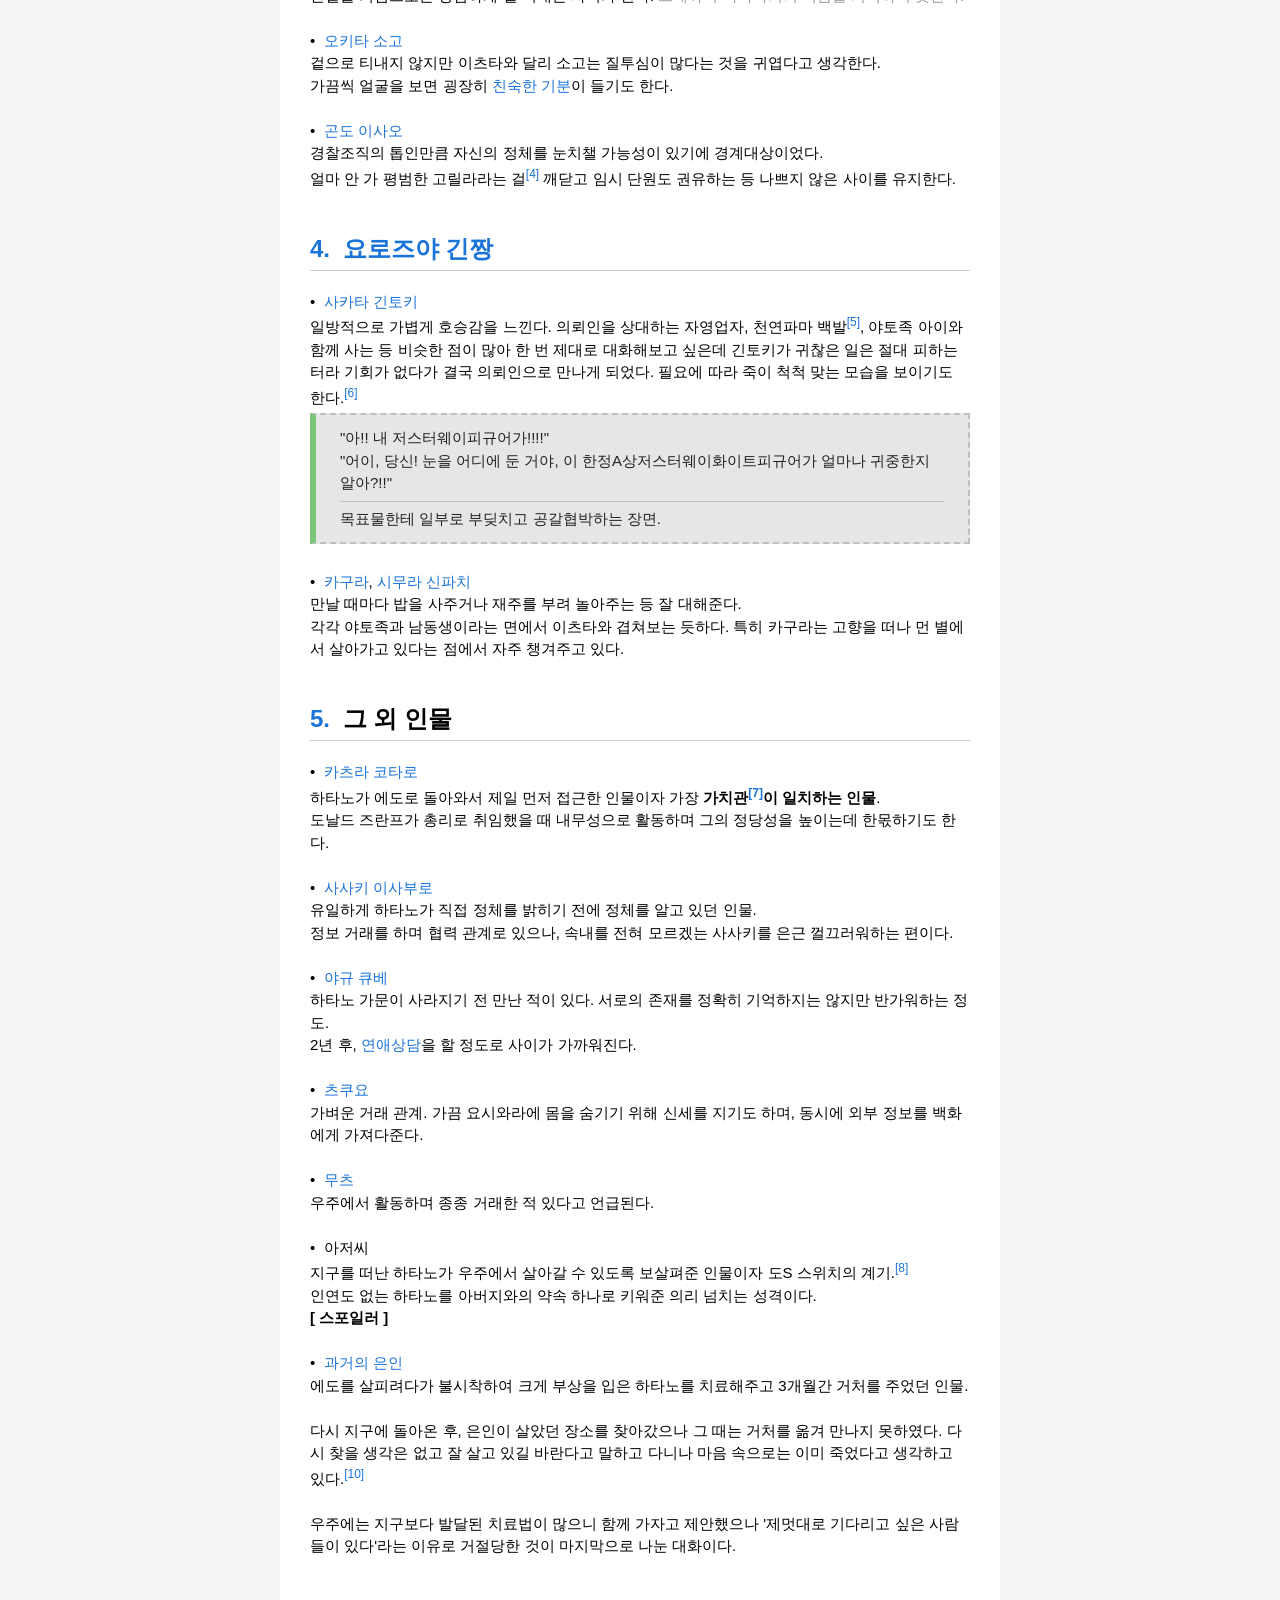
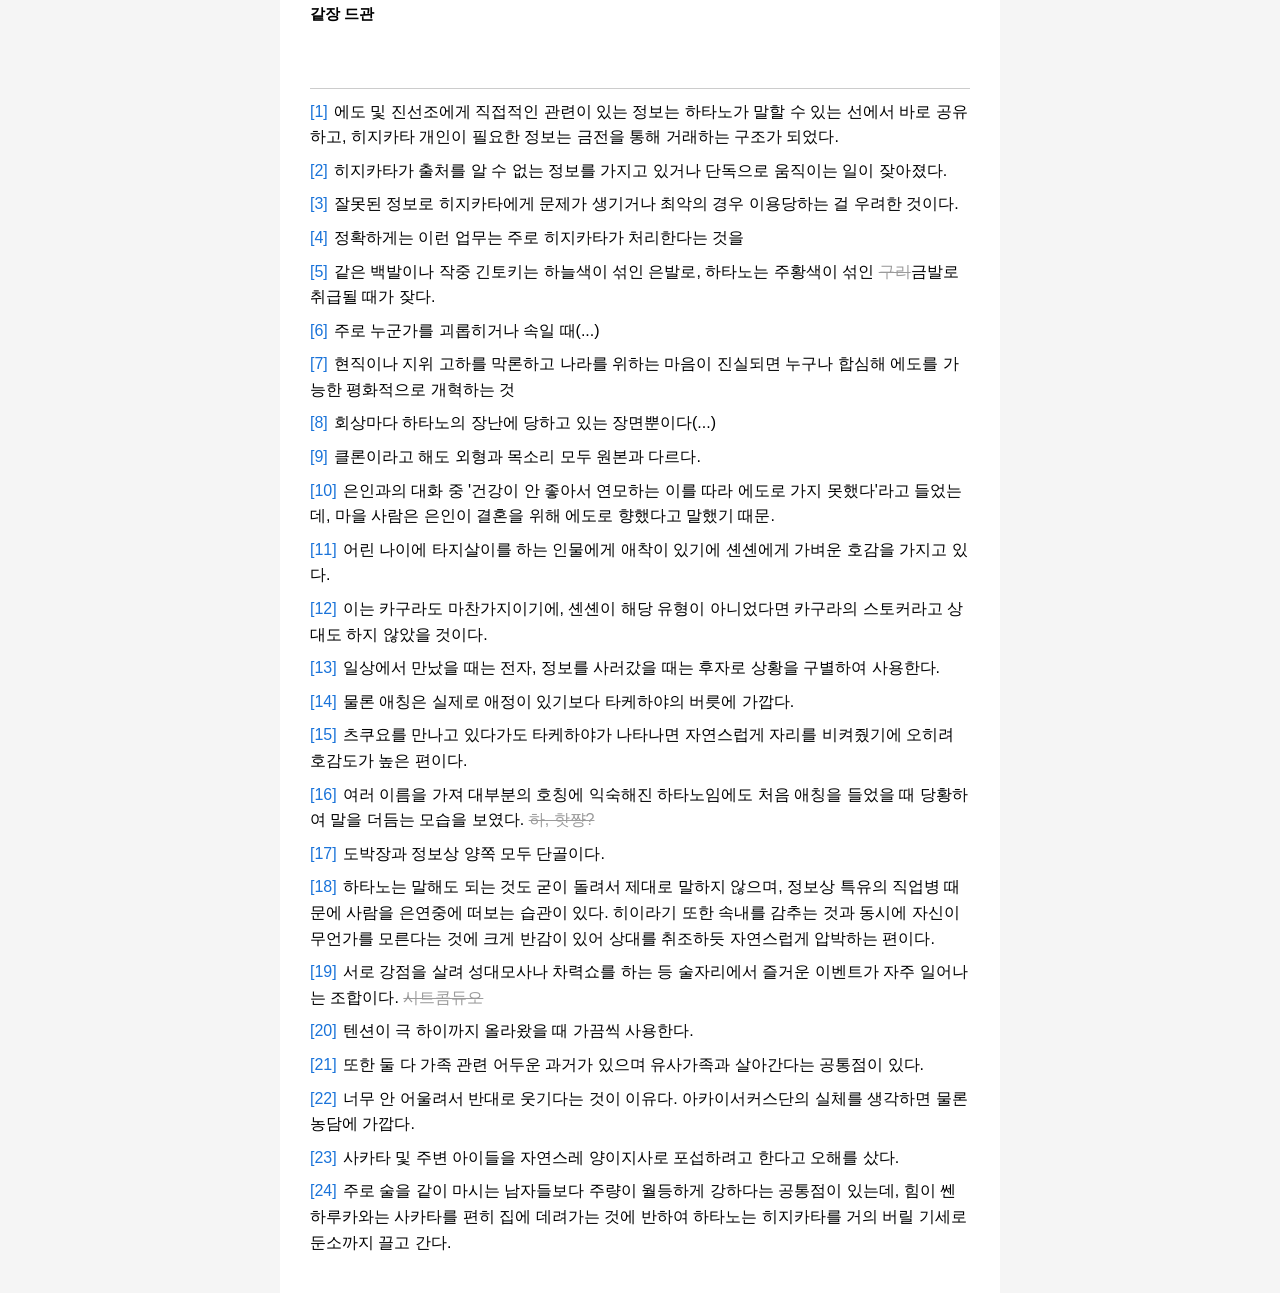
<file: characters/hatano_eru_relation.html>
<!DOCTYPE html>
<html lang="ko">

<head>

<meta charset="UTF-8">
<meta name="viewport" content="width=device-width, initial-scale=1.0">


<title>하타노 에루/인간관계 - 아이위키</title>

<link rel="stylesheet" href="../style.css">

</head>

<body>

<header class="header">

<div class="header-inner">

<h1 class="logo">
<a href="../index.html">IIDRWIKI</a>
</h1>

<nav class="topnav">

<a href="../index.html">메인</a>
<a href="../characters.html">등장인물</a>

</nav>

</div>

</header>

<div class="layout">

<main class="content">

<h1>하타노 에루/인간관계</h1>

<div class="wiki-category">
분류:<a href="#">은혼/드림주/인간관계</a>
</div>

<div class="wiki-parent-doc">
  <span class="parent-icon">↑</span>
  <span class="parent-label">상위 문서:</span>
  <a href="hatano_eru.html">하타노 에루</a>
</div>

<div class="toc_r" id="toc">
  <button type="button" class="toc-toggle" id="toc-toggle" aria-expanded="true">
    <span class="toc-title">목차</span>
    <span class="toc-arrow">▼</span>
  </button>

  <div class="toc-body" id="toc-body">
    <ol id="toc-list"></ol>
  </div>
</div>

<div style="clear:both;"></div>

<h2>개요</h2>
<p>
<a href="hatano_eru.html">하타노 에루</a>의 인간관계에 대해 정리한 문서.
<br><br>
</p>

<h2>이츠타</a></h2>
<p>
유일한 정식단원이자 <b>친동생 같은 존재</b>.<br>
우주에서 홀로 다니기 시작할 즈음 만난 인물로, 혼혈로 태어나 어느 종족에도 소속감을 못 느낀 채 홀로 지내던 이츠타에게 하타노가 곁을 내주면서 함께 다니게 되었다.<br><br>긴 시간동안 둘이서 우주를 돌아다닌만큼 관계가 돈독하다. 그와 별개로...
</p>
<div class="quote-box">
  <p>하타노: 여기서! 우리 이츠타 씨의 차례라는 거지~<br>이츠타: 네, 집에 돌아갈게요.<br>하타노: 에, 잠시만. 차라리 츳코미해줘(ツッコんでよ)!!!</p>
</div>
<p>
평소 다니는 모습을 보면 <b>만담듀오</b>와 다를 바가 없다.<br><br>
이츠타가 둘로 분열한 상황이면 이치타를 <a href="https://namu.wiki/w/1">이치쨩</a>, 이후타를 <a href="https://namu.wiki/w/2">후타군</a>이라고 부른다.<br><br>
</p>

<h2><a href="https://namu.wiki/w/진선조">진선조</a></h2>
<p class="char-line">
•&nbsp;&nbsp;<a href="https://namu.wiki/w/히지카타%20토시로">히지카타 토시로</a> - <b>거래 관계</b>.<br>
</p>
<div class="quote-box">
  <p>"우리들은 말하자면 그거잖아? <a href="https://namu.wiki/w/로켓단%20삼인방">에도의 파괴를 막기 위해~ 에도의 평화를 지키기 위해~</a>"</p>
  <p>"누가 피카● 노린다는 거냐, 애초에 여긴 경찰이라고."</p>
</div>
<p class="char-line">
  히지카타가 하타노의 정체 및 목적을 간략하게 알게 된 이후로 에도에 관한 정보를 공유하는 사이가 되었다.<span class="footnote" data-note="에도 및 진선조에게 직접적인 관련이 있는 정보는 하타노가 말할 수 있는 선에서 바로 공유하고, 히지카타 개인이 필요한 정보는 금전을 통해 거래하는 구조가 되었다."></span><br><br>
  <b>리액션이 좋아 놀리기 좋다</b>는 이유로 호감도가 높은 편이며, 가끔 이 호감이 정보의 편애로 이어지기도 한다. <span class="cancel_text">웃긴 녀석도 떡 하나 더 준다.</span> 뒤끝이 없는 히지카타 입장에서도 열받지만 나쁘지 않은 거래라고 생각하는 듯하다.<br><br>
  먼 훗날, <a href="https://namu.wiki/w/오키타%20미츠바">어떤 인물</a>에 얽힌 사건을 계기로 친구 비슷한 사이가 된다.<br><br>
</p>
<p class="char-line">
•&nbsp;&nbsp;<a href="https://namu.wiki/w/야마자키%20사가루">야마자키 사가루</a>
</p>
<div class="quote-box">
  <p>본인 역할에 대한 조바심...는 아니고. 그거네, <b>과보호</b>.</p>
  <hr class="quote-divider">
  <p>자신을 경계하는 야마자키를 만나고나서.</p>
</div>
<p class="char-line">
  히지카타와 거래한 이후 이상한 낌새<span class="footnote" data-note="히지카타가 출처를 알 수 없는 정보를 가지고 있거나 단독으로 움직이는 일이 잦아졌다."></span>를 눈치채고 곧바로 자신을 의심하는<span class="footnote" data-note="잘못된 정보로 히지카타에게 문제가 생기거나 최악의 경우 이용당하는 걸 우려한 것이다."></span> 야마자키의 능력을 크게 사고 있다.<br>
  완결을 기점으로는 평범하게 잘 지내는 사이가 된다. <span class="cancel_text">그때까지 야마자키의 이름을 기억하지 못한다.</span>
  <br><br>
•&nbsp;&nbsp;<a href="https://namu.wiki/w/오키타%20소고">오키타 소고</a><br>
  겉으로 티내지 않지만 이츠타와 달리 소고는 질투심이 많다는 것을 귀엽다고 생각한다.<br>
  가끔씩 얼굴을 보면 굉장히 <a href="https://namu.wiki/w/남매">친숙한 기분</a>이 들기도 한다.<br><br>
•&nbsp;&nbsp;<a href="https://namu.wiki/w/곤도%20이사오">곤도 이사오</a><br>
  경찰조직의 톱인만큼 자신의 정체를 눈치챌 가능성이 있기에 경계대상이었다.<br>얼마 안 가 평범한 고릴라라는 걸<span class="footnote" data-note="정확하게는 이런 업무는 주로 히지카타가 처리한다는 것을"></span> 깨닫고 임시 단원도 권유하는 등 나쁘지 않은 사이를 유지한다.<br><br>
</p>

<h2><a href="https://namu.wiki/w/요로즈야%20긴짱">요로즈야 긴짱</a></h2>
<p class="char-line">
•&nbsp;&nbsp;<a href="https://namu.wiki/w/사카타%20긴토키">사카타 긴토키</a><br>
  일방적으로 가볍게 호승감을 느낀다. 의뢰인을 상대하는 자영업자, 천연파마 백발<span class="footnote" data-note="같은 백발이나 작중 긴토키는 하늘색이 섞인 은발로, 하타노는 주황색이 섞인 <span class='cancel_text'>구리</span>금발로 취급될 때가 잦다."></span>, 야토족 아이와 함께 사는 등 비슷한 점이 많아 한 번 제대로 대화해보고 싶은데 긴토키가 귀찮은 일은 절대 피하는 터라 기회가 없다가 결국 의뢰인으로 만나게 되었다. 필요에 따라 죽이 척척 맞는 모습을 보이기도 한다.<span class="footnote" data-note="주로 누군가를 괴롭히거나 속일 때(...)"></span>
</p>
<div class="quote-box">
  <p>"아!! 내 저스터웨이피규어가!!!!"<br>
  "어이, 당신! 눈을 어디에 둔 거야, 이 한정A상저스터웨이화이트피규어가 얼마나 귀중한지 알아?!!"</p>
  <hr class="quote-divider">
  <p>목표물한테 일부로 부딪치고 공갈협박하는 장면.</p>
</div>
<p class="char-line">
<br>•&nbsp;&nbsp;<a href="https://namu.wiki/w/카구라(은혼)">카구라</a>, <a href="https://namu.wiki/w/시무라%20신파치">시무라 신파치</a><br>
  만날 때마다 밥을 사주거나 재주를 부려 놀아주는 등 잘 대해준다.<br>각각 야토족과 남동생이라는 면에서 이츠타와 겹쳐보는 듯하다. 특히 카구라는 고향을 떠나 먼 별에서 살아가고 있다는 점에서 자주 챙겨주고 있다.<br><br>
</p>

<h2>그 외 인물</h2>
<p>
•&nbsp;&nbsp;<a href="https://namu.wiki/w/가츠라%20고타로">카츠라 코타로</a><br>
  하타노가 에도로 돌아와서 제일 먼저 접근한 인물이자 가장 <b>가치관<span class="footnote" data-note="현직이나 지위 고하를 막론하고 나라를 위하는 마음이 진실되면 누구나 합심해 에도를 가능한 평화적으로 개혁하는 것"></span>이 일치하는 인물</b>.<br>
  도날드 즈란프가 총리로 취임했을 때 내무성으로 활동하며 그의 정당성을 높이는데 한몫하기도 한다.<br><br>
•&nbsp;&nbsp;<a href="https://namu.wiki/w/사사키%20이사부로">사사키 이사부로</a><br>
  유일하게 하타노가 직접 정체를 밝히기 전에 정체를 알고 있던 인물.<br>
  정보 거래를 하며 협력 관계로 있으나, 속내를 전혀 모르겠는 사사키를 은근 껄끄러워하는 편이다.<br><br>
•&nbsp;&nbsp;<a href="https://namu.wiki/w/야규%20큐베">야규 큐베</a><br>
  하타노 가문이 사라지기 전 만난 적이 있다. 서로의 존재를 정확히 기억하지는 않지만 반가워하는 정도.<br>
  2년 후, <a href="https://namu.wiki/w/시무라%20타에">연애상담</a>을 할 정도로 사이가 가까워진다.<br><br>
•&nbsp;&nbsp;<a href="https://namu.wiki/w/츠쿠요(은혼)">츠쿠요</a><br>
  가벼운 거래 관계. 가끔 요시와라에 몸을 숨기기 위해 신세를 지기도 하며, 동시에 외부 정보를 백화에게 가져다준다.
  <br><br>
•&nbsp;&nbsp;<a href="https://namu.wiki/w/무츠(은혼)">무츠</a><br>
  우주에서 활동하며 종종 거래한 적 있다고 언급된다.
  <br><br>
•&nbsp;&nbsp;아저씨<br>
  지구를 떠난 하타노가 우주에서 살아갈 수 있도록 보살펴준 인물이자 도S 스위치의 계기.<span class="footnote" data-note="회상마다 하타노의 장난에 당하고 있는 장면뿐이다(...)"></span><br>
  인연도 없는 하타노를 아버지와의 약속 하나로 키워준 의리 넘치는 성격이다.<br>
<span class="spoiler-inline">
  <strong>[ 스포일러 ]</strong>
</span>
<span class="spoiler-content">
  <br>실제로는 오오하타 나오카가 겐가이에게 부탁하여 만들어둔 자신의 클론.<span class="footnote" data-note="클론이라고 해도 외형과 목소리 모두 원본과 다르다."></span><br>
  독립한 딸을 확인한 것을 마지막으로 기능이 정지하였다.
</span>
<br><br>•&nbsp;&nbsp;<a href="https://namu.wiki/w/오키타%20미츠바">과거의 은인</a><br>
  에도를 살피려다가 불시착하여 크게 부상을 입은 하타노를 치료해주고 3개월간 거처를 주었던 인물.<br><br>
  다시 지구에 돌아온 후, 은인이 살았던 장소를 찾아갔으나 그 때는 거처를 옮겨 만나지 못하였다. 다시 찾을 생각은 없고 잘 살고 있길 바란다고 말하고 다니나 마음 속으로는 이미 죽었다고 생각하고 있다.<span class="footnote" data-note="은인과의 대화 중 '건강이 안 좋아서 연모하는 이를 따라 에도로 가지 못했다'라고 들었는데, 마을 사람은 은인이 결혼을 위해 에도로 향했다고 말했기 때문."></span><br><br>
  우주에는 지구보다 발달된 치료법이 많으니 함께 가자고 제안했으나 '제멋대로 기다리고 싶은 사람들이 있다'라는 이유로 거절당한 것이 마지막으로 나눈 대화이다.
  <br><br><br>
<span class="spoiler-inline">
  <strong>같장 드관</strong>
</span>
<span class="spoiler-content">
  <br><br>•&nbsp;&nbsp;예쉬안 - 단골 손님
  <br>카구라의 정보를 위해 찾아온 그에게 '다시마 초절임을 좋아한다' 등 쓸데없는 정보를 주거나, 단골 서비스라며 꽝을 잔뜩 넣은 가챠를 주기도 한다. 놀랍게도 괴롭히기보다는 <b>놀리는 것에 가까운 호감 표현</b>이다.<span class="footnote" data-note="어린 나이에 타지살이를 하는 인물에게 애착이 있기에 셴셴에게 가벼운 호감을 가지고 있다."></span><span class="footnote" data-note="이는 카구라도 마찬가지이기에, 셴셴이 해당 유형이 아니었다면 카구라의 스토커라고 상대도 하지 않았을 것이다."></span> 자신의 표현이 상대에게는 비호감이라고 인지하고 있으나 굳이 정정할 생각은 없는 듯하다.<br>
  (호칭) 셴셴, 셴셴 군 - 하타노 씨, 하쿠시 씨<span class="footnote" data-note="일상에서 만났을 때는 전자, 정보를 사러갔을 때는 후자로 상황을 구별하여 사용한다."></span>
  <br><br>•&nbsp;&nbsp;타케하야 시오미 - 약간 불편<br>
  카츠라 일파의 양이지사이나, 어째서인지 츠쿠요를 만날 때가 더 마주칠 확률이 높은 인물. 멘헤라적 면모 때문에 굳이 엮이지 않고 피하려고 노력 중이다. 물론 겉으로 티내지 않기 때문에 이미 그에게 애칭을 불리는 등<span class="footnote" data-note="물론 애칭은 실제로 애정이 있기보다 타케하야의 버릇에 가깝다."></span> 보기에는 평범한 관계를 유지하고 있다.<span class="footnote" data-note="츠쿠요를 만나고 있다가도 타케하야가 나타나면 자연스럽게 자리를 비켜줬기에 오히려 호감도가 높은 편이다."></span><br>
  (호칭) 타케하야 군 - <b>핫쨩</b><span class="footnote" data-note="여러 이름을 가져 대부분의 호칭에 익숙해진 하타노임에도 처음 애칭을 들었을 때 당황하여 말을 더듬는 모습을 보였다. <span class='cancel_text'>하, 핫쨩?</span>"></span>
  <br><br>•&nbsp;&nbsp;히이라기 카이 - 단골<span class="footnote" data-note="도박장과 정보상 양쪽 모두 단골이다."></span> 및 술친구<br>
  지구에서 도박장을 운영하기 시작했을 때 큰손으로 많은 투자를 해주어서 호감도가 높다. 둘 다 주량이 강하고 술자리를 좋아하여 종종 함께 마시곤 하나, 각자의 성향<span class="footnote" data-note="하타노는 말해도 되는 것도 굳이 돌려서 제대로 말하지 않으며, 정보상 특유의 직업병 때문에 사람을 은연중에 떠보는 습관이 있다. 히이라기 또한 속내를 감추는 것과 동시에 자신이 무언가를 모른다는 것에 크게 반감이 있어 상대를 취조하듯 자연스럽게 압박하는 편이다."></span>이 부딪혀서 피곤한 일을 겪기도 하는 듯하다. 정작 술자리에서의 신경전조차 이벤트1로 여길 정도로 서로에 대한 인식은 좋은 편이다.<span class="footnote" data-note="서로 강점을 살려 성대모사나 차력쇼를 하는 등 술자리에서 즐거운 이벤트가 자주 일어나는 조합이다. <span class='cancel_text'>시트콤듀오</span>"></span><br>
  (호칭) 히이라기 씨, 히이라기쨩<span class="footnote" data-note="텐션이 극 하이까지 올라왔을 때 가끔씩 사용한다."></span> - 하타노쨩
  <br><br>•&nbsp;&nbsp;메이 이키코 - 일방적으로 약간 알던 사이→이웃<br>
  크게 마주할 이유가 없었기에, <b>작중 내내 서로 잘 모르는 관계</b>였다. 완결 이후 에도에 정착하면서 시무라 가의 저택 옆 비슷한 저택에 살게 되면서 이웃 관계를 계기로 사이가 가까워진다.<span class="footnote" data-note="또한 둘 다 가족 관련 어두운 과거가 있으며 유사가족과 살아간다는 공통점이 있다."></span> 도S 스위치를 자극하는 면이 있어 서커스단에 가입하라고 권유하라고 뻔뻔하게 제안하곤 한다.<span class="footnote" data-note="너무 안 어울려서 반대로 웃기다는 것이 이유다. 아카이서커스단의 실체를 생각하면 물론 농담에 가깝다."></span> <br>
  (호칭) 이키코쨩 - 하타노 씨
  <br><br>•&nbsp;&nbsp;하루카와 아야나 - 동네 친구<br>
  사업 운영을 이유로 핑거 푸드용 과일을 많이 사면서 안면을 자주 트게 된다. 카츠라와 함께 있는 모습이 종종 목격되어서 경계<span class="footnote" data-note="사카타 및 주변 아이들을 자연스레 양이지사로 포섭하려고 한다고 오해를 샀다."></span>를 받기도 하였으나, <a href="../gintama/hakushi.html">요로즈야 긴쨩에서의 의뢰</a>를 계기로 의심을 풀고 과일가게 직원과 손님의 관계로 돌아간다. 주량이 비슷하여 술집에서 끝까지 남아있는 조합이다.<span class="footnote" data-note="주로 술을 같이 마시는 남자들보다 주량이 월등하게 강하다는 공통점이 있는데, 힘이 쎈 하루카와는 사카타를 편히 집에 데려가는 것에 반하여 하타노는 히지카타를 거의 버릴 기세로 둔소까지 끌고 간다."></span><br>
  (호칭) 하루카와쨩 - 하타노쨩
</span>
<br><br>
</p>

<section class="footnotes-section">
<ol id="footnotes-list"></ol>
</section>

</main>

</div>

<script src="../script.js"></script>

</body>
</html>
</file>
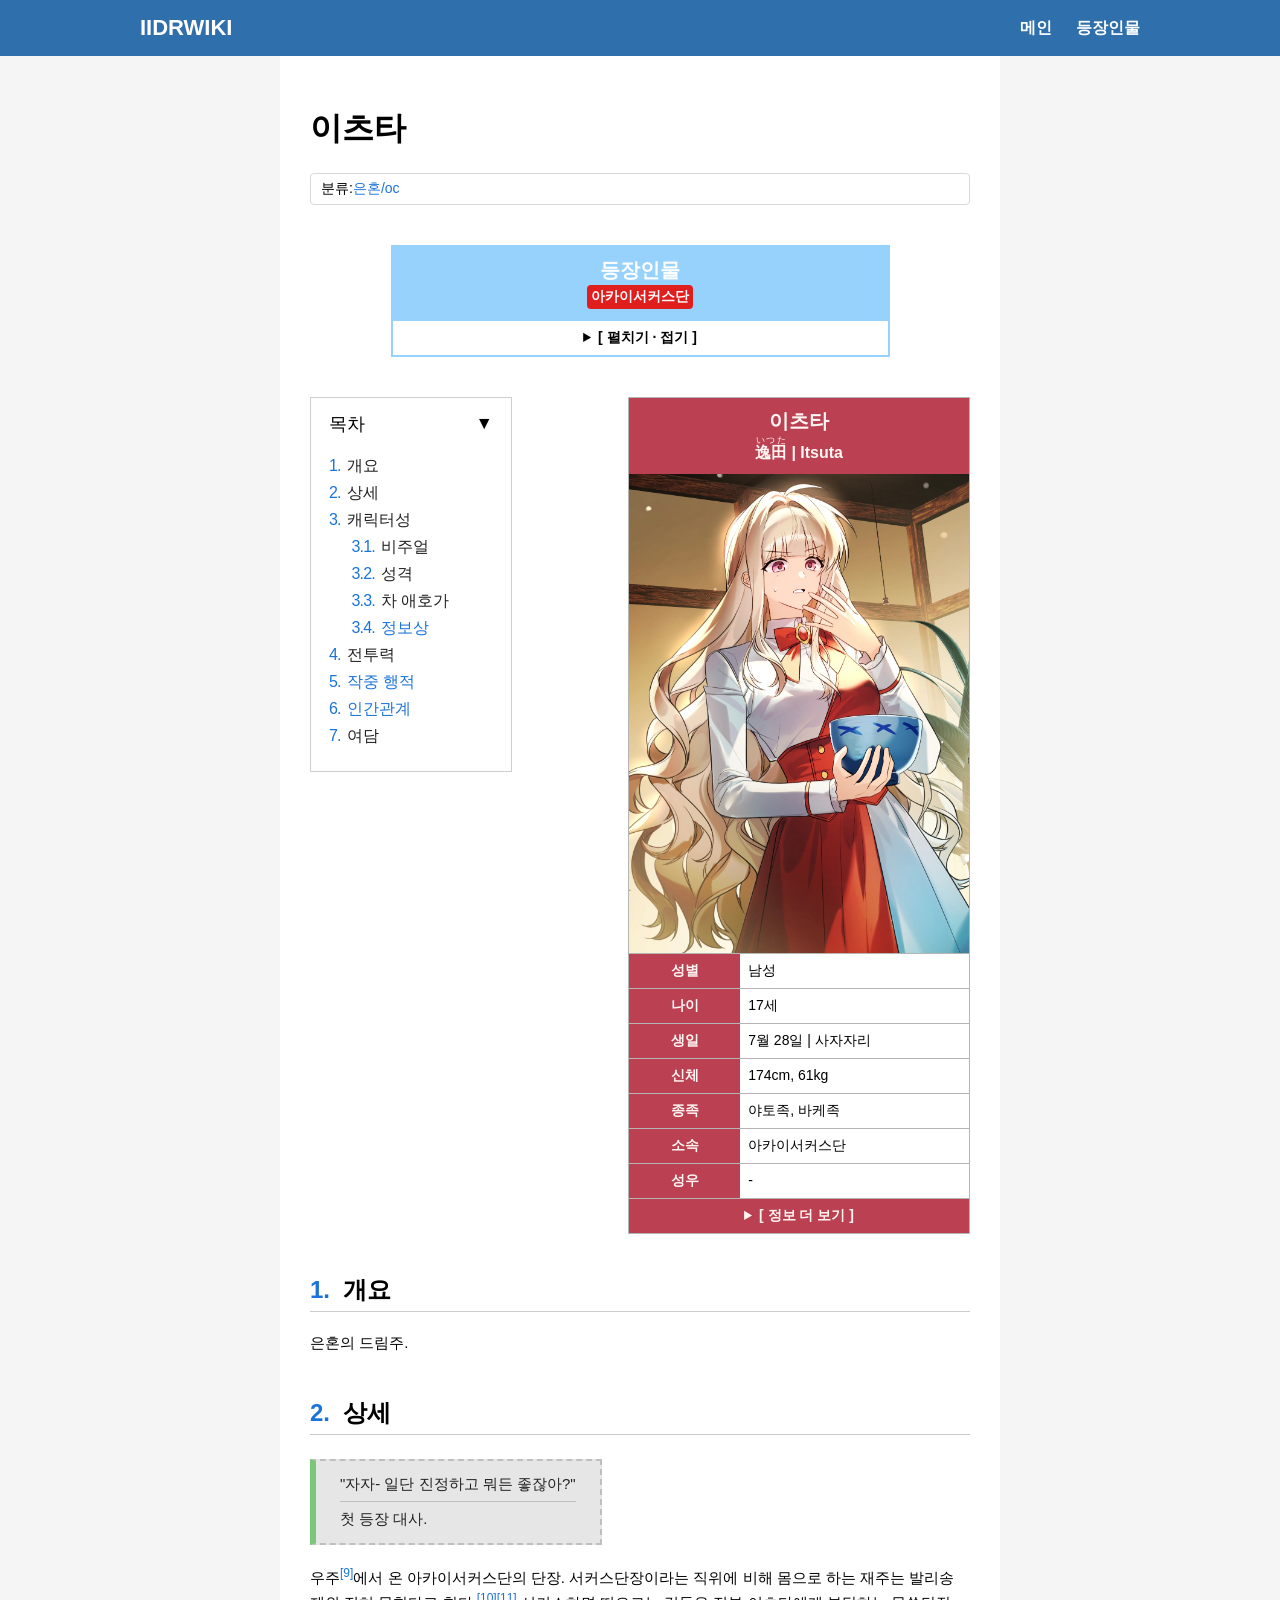
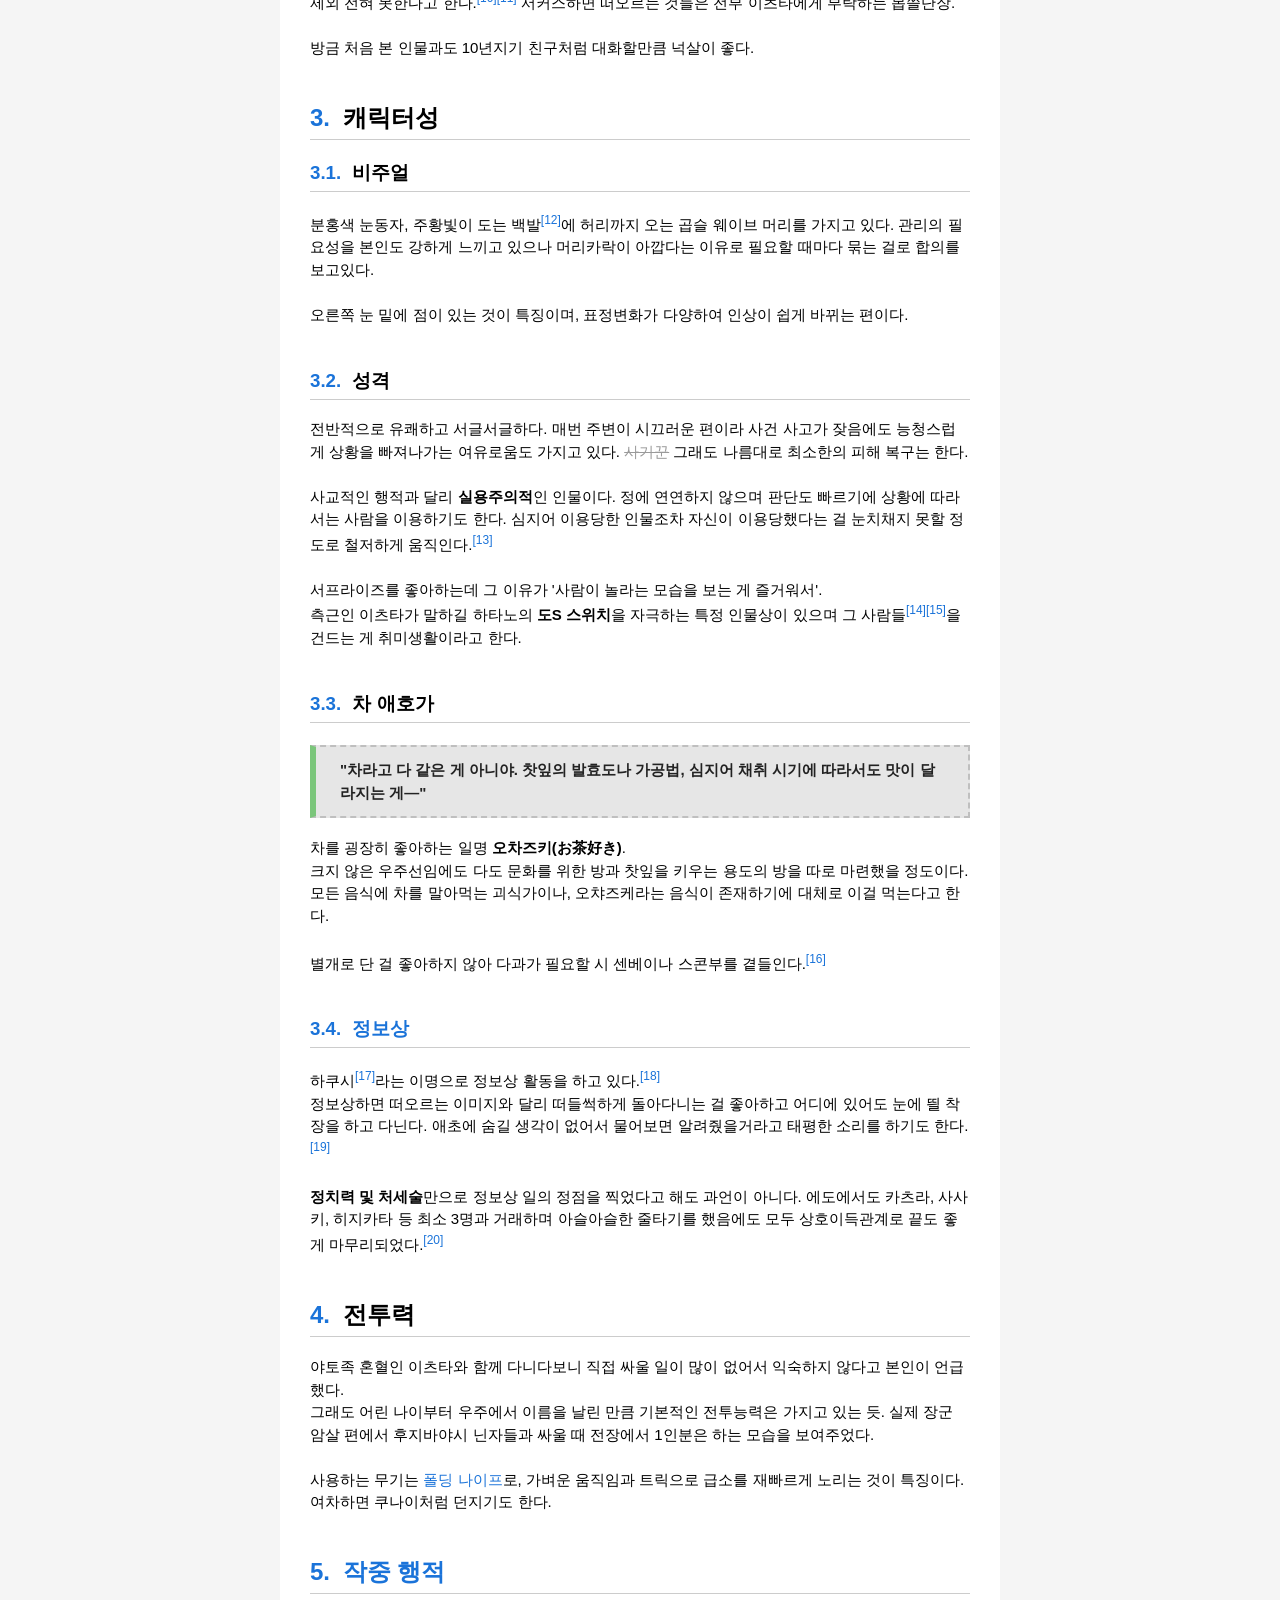
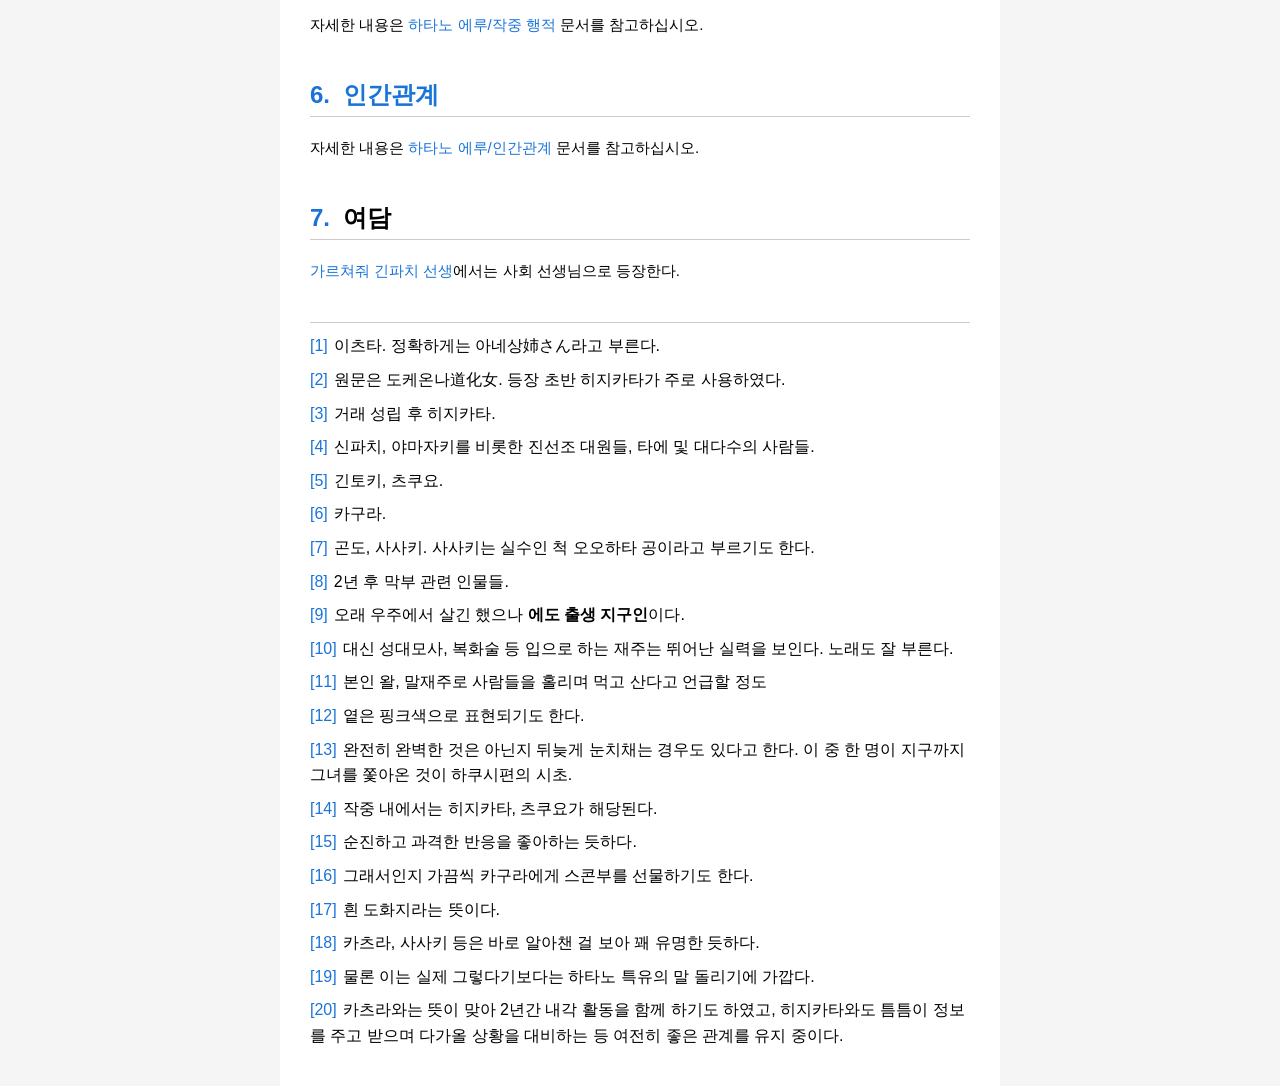
<file: characters/itsuta.html>
<!DOCTYPE html>
<html lang="ko">

<head>

<meta charset="UTF-8">
<meta name="viewport" content="width=device-width, initial-scale=1.0">

<title>이츠타 - 아이위키</title>
<meta name="page-status" content="draft">

<link rel="stylesheet" href="../style.css">

</head>

<body>

<header class="header">

<div class="header-inner">

<h1 class="logo">
<a href="../index.html">IIDRWIKI</a>
</h1>

<nav class="topnav">

<a href="../index.html">메인</a>
<a href="../characters.html">등장인물</a>

</nav>

</div>

</header>

<div class="layout">

<main class="content">

<h1>이츠타</h1>

<div class="wiki-category">
분류:<a href="#">은혼/oc</a>
</div>


<div class="navbox">

<div class="navbox-title">

<a href="#">등장인물</a>

<div class="navbox-subtitle">
아카이서커스단
</div>

</div>

<details>

<summary class="navbox-toggle">[ 펼치기 · 접기 ]</summary>

<table class="navbox-table">

<tr>

<th class="navbox-section-01">
단장
</th>

<th class="navbox-section-02">
정식 단원
</th>

</tr>

<tr>

<td class="navbox-center">
<a href="hatano_eru.html">하타노 에루</a>
</td>

<td class="navbox-center">
<a href="#">이츠타</a> (<a href="#">이치타</a> · <a href="#">이후타</a>)
</td>

</tr>

</table>

</details>

</div>

<div class="character-infobox">

<div class="char-title">

<div class="char-name-ko">이츠타</div>

<div class="char-name-jp">

<div class="char-name-sub">
<ruby>逸田<rt>いつた</rt> | Itsuta
</div>

</div>

</div>

<div class="char-image">
<img src="../images/eru.jpg">
</div>


<div class="info-row">
<div class="info-label">성별</div>
<div class="info-value">남성</div>
</div>

<div class="info-row">
<div class="info-label">나이</div>
<div class="info-value">17세</div>
</div>

<div class="info-row">
<div class="info-label">생일</div>
<div class="info-value">7월 28일 | 사자자리</div>
</div>

<div class="info-row">
<div class="info-label">신체</div>
<div class="info-value">174cm, 61kg</div>
</div>

<div class="info-row">
<div class="info-label">종족</div>
<div class="info-value">야토족, 바케족</div>
</div>

<div class="info-row">
<div class="info-label">소속</div>
<div class="info-value">아카이서커스단</div>
</div>

<div class="info-row">
<div class="info-label">성우</div>
<div class="info-value">-</div>
</div>


<details class="info-more">

<summary class="info-toggle">[ 정보 더 보기 ]</summary>

<div class="info-row">
<div class="info-label">통칭</div>
<div class="info-value">누님<span class="footnote" data-note="이츠타. 정확하게는 아네상姉さん라고 부른다."></span>, 
    광대여자<span class="footnote" data-note="원문은 도케온나道化女. 등장 초반 히지카타가 주로 사용하였다."></span>, 
    정보상<span class="footnote" data-note="거래 성립 후 히지카타."></span>, 
    하타노 씨<span class="footnote" data-note="신파치, 야마자키를 비롯한 진선조 대원들, 타에 및 대다수의 사람들."></span>, 
    하쿠시<span class="footnote" data-note="긴토키, 츠쿠요."></span>, 
    하쿠쨩<span class="footnote" data-note="카구라."></span>, 
    하타노 공<span class="footnote" data-note="곤도, 사사키. 사사키는 실수인 척 오오하타 공이라고 부르기도 한다."></span>, 
    에루 아가씨<span class="footnote" data-note="2년 후 막부 관련 인물들."></span> </div>
</div>

<div class="info-row">
<div class="info-label">주무기</div>
<div class="info-value">폴딩 나이프</div>
</div>

<div class="info-row">
<div class="info-label">좋아하는 것</div>
<div class="info-value">다도, 서프라이즈 이벤트</div>
</div>

<div class="info-row">
<div class="info-label">싫어하는 것</div>
<div class="info-value">자극적인 음식</div>
</div>

</details>

</div>

<div class="toc" id="toc">
  <button type="button" class="toc-toggle" id="toc-toggle" aria-expanded="true">
    <span class="toc-title">목차</span>
    <span class="toc-arrow">▼</span>
  </button>

  <div class="toc-body" id="toc-body">
    <ol id="toc-list"></ol>
  </div>
</div>

<div style="clear:both;"></div>

<h2>개요</h2>

<p>
은혼의 드림주.
<br><br>
</p>


<h2>상세</h2>

<div class="quote-box">
  <p>"자자- 일단 진정하고 뭐든 좋잖아?"</p>
  <hr class="quote-divider">
  <p>첫 등장 대사.</p>
</div>

<p>
우주<span class="footnote" data-note="오래 우주에서 살긴 했으나 <b>에도 출생 지구인</b>이다."></span>에서 온 아카이서커스단의 단장.
서커스단장이라는 직위에 비해 몸으로 하는 재주는 발리송 제외 전혀 못한다고 한다.<span class="footnote" data-note="대신 성대모사, 복화술 등 입으로 하는 재주는 뛰어난 실력을 보인다. 노래도 잘 부른다."></span><span class="footnote" data-note="본인 왈, 말재주로 사람들을 홀리며 먹고 산다고 언급할 정도"></span>
서커스하면 떠오르는 것들은 전부 이츠타에게 부탁하는 몹쓸단장.<br><br>
방금 처음 본 인물과도 10년지기 친구처럼 대화할만큼 넉살이 좋다.
<br><br>
</p>

<h2>캐릭터성</h2>
<h3>비주얼</h3>
<p>
분홍색 눈동자, 주황빛이 도는 백발<span class="footnote" data-note="옅은 핑크색으로 표현되기도 한다."></span>에 허리까지 오는 곱슬 웨이브 머리를 가지고 있다. 관리의 필요성을 본인도 강하게 느끼고 있으나 머리카락이 아깝다는 이유로 필요할 때마다 묶는 걸로 합의를 보고있다.<br><br>
오른쪽 눈 밑에 점이 있는 것이 특징이며, 표정변화가 다양하여 인상이 쉽게 바뀌는 편이다.<br><br>
</p>

<h3>성격</h3>
<p>
전반적으로 유쾌하고 서글서글하다. 매번 주변이 시끄러운 편이라 사건 사고가 잦음에도 능청스럽게 상황을 빠져나가는 여유로움도 가지고 있다.
<span class="cancel_text">사기꾼</span> 그래도 나름대로 최소한의 피해 복구는 한다.<br><br>
사교적인 행적과 달리 <b>실용주의적</b>인 인물이다. 정에 연연하지 않으며 판단도 빠르기에 상황에 따라서는 사람을 이용하기도 한다. 심지어 이용당한 인물조차 자신이 이용당했다는 걸 눈치채지 못할 정도로 철저하게 움직인다.<span class="footnote" data-note="완전히 완벽한 것은 아닌지 뒤늦게 눈치채는 경우도 있다고 한다. 이 중 한 명이 지구까지 그녀를 쫓아온 것이 하쿠시편의 시초."></span><br><br>
서프라이즈를 좋아하는데 그 이유가 '사람이 놀라는 모습을 보는 게 즐거워서'.<br>측근인 이츠타가 말하길 하타노의 <b>도S 스위치</b>을 자극하는 특정 인물상이 있으며 그 사람들<span class="footnote" data-note="작중 내에서는 히지카타, 츠쿠요가 해당된다."></span><span class="footnote" data-note="순진하고 과격한 반응을 좋아하는 듯하다."></span>을 건드는 게 취미생활이라고 한다.<br><br>
</p>

<h3>차 애호가</h3>

<div class="quote-box">
  <p><b>"차라고 다 같은 게 아니야. 찻잎의 발효도나 가공법, 심지어 채취 시기에 따라서도 맛이 달라지는 게―"</b></p>
</div>

<p>
차를 굉장히 좋아하는 일명 <b>오차즈키(お茶好き)</b>.<br>
크지 않은 우주선임에도 다도 문화를 위한 방과 찻잎을 키우는 용도의 방을 따로 마련했을 정도이다.<br>
모든 음식에 차를 말아먹는 괴식가이나, 오챠즈케라는 음식이 존재하기에 대체로 이걸 먹는다고 한다.<br><br>

별개로 단 걸 좋아하지 않아 다과가 필요할 시 센베이나 스콘부를 곁들인다.<span class="footnote" data-note="그래서인지 가끔씩 카구라에게 스콘부를 선물하기도 한다."></span><br><br>
</p>

<h3><a href="https://namu.wiki/w/정보상">정보상</a></h3>
<p>
하쿠시<span class="footnote" data-note="흰 도화지라는 뜻이다."></span>라는 이명으로 정보상 활동을 하고 있다.<span class="footnote" data-note="카츠라, 사사키 등은 바로 알아챈 걸 보아 꽤 유명한 듯하다."></span><br>
정보상하면 떠오르는 이미지와 달리 떠들썩하게 돌아다니는 걸 좋아하고 어디에 있어도 눈에 띌 착장을 하고 다닌다. 애초에 숨길 생각이 없어서 물어보면 알려줬을거라고 태평한 소리를 하기도 한다.<span class="footnote" data-note="물론 이는 실제 그렇다기보다는 하타노 특유의 말 돌리기에 가깝다."></span><br><br>
<b>정치력 및 처세술</b>만으로 정보상 일의 정점을 찍었다고 해도 과언이 아니다. 에도에서도 카츠라, 사사키, 히지카타 등 최소 3명과 거래하며 아슬아슬한 줄타기를 했음에도 모두 상호이득관계로 끝도 좋게 마무리되었다.<span class="footnote" data-note="카츠라와는 뜻이 맞아 2년간 내각 활동을 함께 하기도 하였고, 히지카타와도 틈틈이 정보를 주고 받으며 다가올 상황을 대비하는 등 여전히 좋은 관계를 유지 중이다."></span>
<br><br>
<h2>전투력</h2>
<p>
야토족 혼혈인 이츠타와 함께 다니다보니 직접 싸울 일이 많이 없어서 익숙하지 않다고 본인이 언급했다.<br>
그래도 어린 나이부터 우주에서 이름을 날린 만큼 기본적인 전투능력은 가지고 있는 듯. 실제 장군 암살 편에서 후지바야시 닌자들과 싸울 때 전장에서 1인분은 하는 모습을 보여주었다.<br><br>
사용하는 무기는 <a href="https://namu.wiki/w/폴딩%20나이프">폴딩 나이프</a>로, 가벼운 움직임과 트릭으로 급소를 재빠르게 노리는 것이 특징이다. 여차하면 쿠나이처럼 던지기도 한다.
<br><br>
</p>

<h2>
  <a href="hatano_eru_plotline.html">작중 행적</a>
</h2>
<p>
자세한 내용은 <a href="hatano_eru_plotline.html">하타노 에루/작중 행적</a> 문서를 참고하십시오.
<br><br>
</p>

<h2>
  <a href="hatano_eru_relation.html">인간관계</a>
</h2>
<p>
자세한 내용은 <a href="hatano_eru_relation.html">하타노 에루/인간관계</a> 문서를 참고하십시오.
<br><br>
</p>

<h2>여담</h2>
<p>
  <a href="https://namu.wiki/w/3학년%20Z반%20긴파치%20선생">가르쳐줘 긴파치 선생</a>에서는 사회 선생님으로 등장한다.
</p>

<section class="footnotes-section">
<ol id="footnotes-list"></ol>
</section>

</main>

</div>

<script src="../script.js"></script>

</body>
</html>
</file>
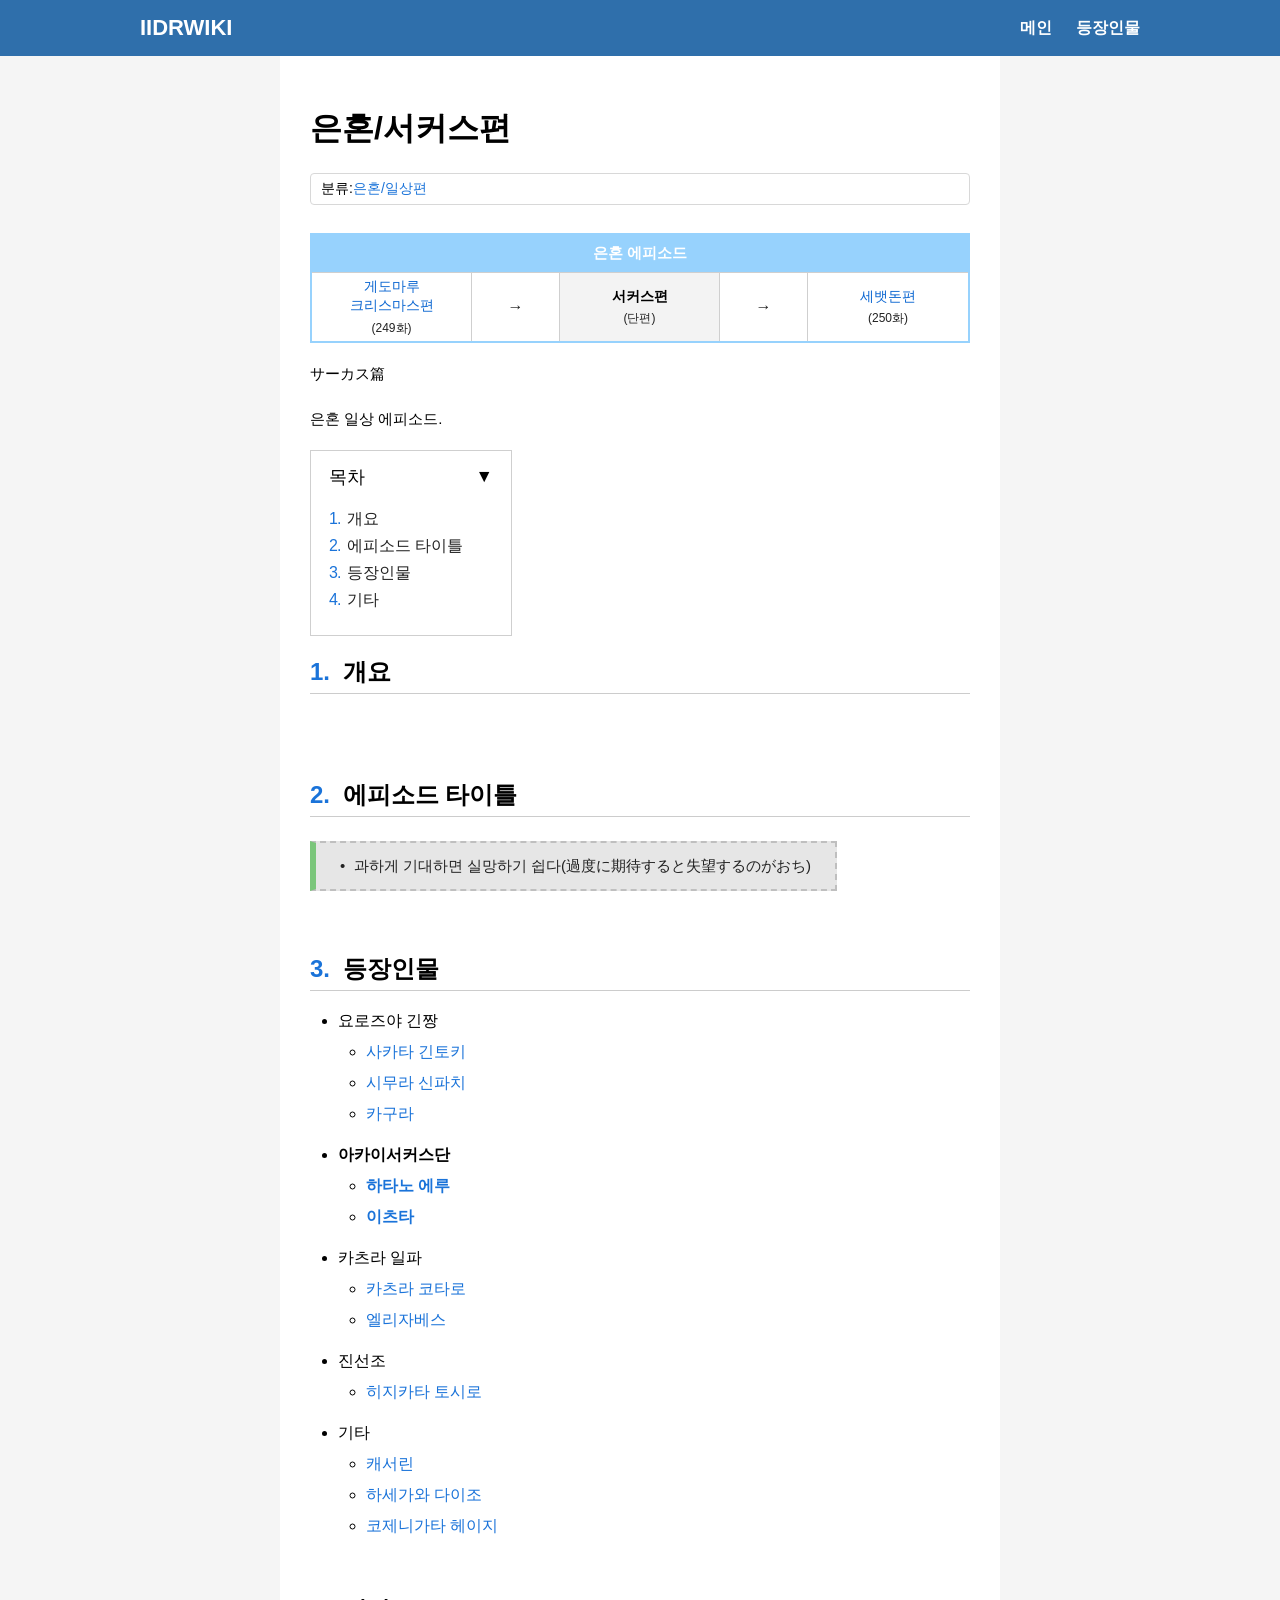
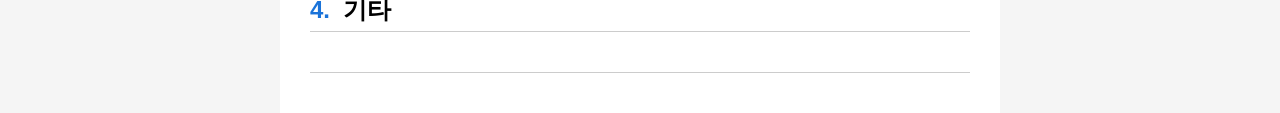
<file: gintama/circus.html>
<!DOCTYPE html>
<html lang="ko">

<head>

<meta charset="UTF-8">
<meta name="viewport" content="width=device-width, initial-scale=1.0">

<title>은혼/서커스편 - 아이위키</title>

<link rel="stylesheet" href="../style.css">

</head>

<body>

<header class="header">

<div class="header-inner">

<h1 class="logo">
<a href="../index.html">IIDRWIKI</a>
</h1>

<nav class="topnav">

<a href="../index.html">메인</a>
<a href="../characters.html">등장인물</a>

</nav>

</div>

</header>

<div class="layout">

<main class="content">

<h1>은혼/서커스편</h1>

<div class="wiki-category">
분류:<a href="#">은혼/일상편</a>
</div>

<div class="series-box">
  <div class="series-title">은혼 에피소드</div>

  <div class="series-row">
    <div class="series-item">
      <a href="#">게도마루 크리스마스편</a>
      <div class="series-ep">(249화)</div>
    </div>

    <div class="series-arrow">→</div>

    <div class="series-item current">
      <span>서커스편</span>
      <div class="series-ep">(단편)</div>
    </div>

    <div class="series-arrow">→</div>

    <div class="series-item">
      <a href="#">세뱃돈편</a>
      <div class="series-ep">(250화)</div>
    </div>
  </div>
</div>

<p>サーカス篇<br><br>은혼 일상 에피소드.<br></p>

<div class="toc" id="toc">
  <button type="button" class="toc-toggle" id="toc-toggle" aria-expanded="true">
    <span class="toc-title">목차</span>
    <span class="toc-arrow">▼</span>
  </button>

  <div class="toc-body" id="toc-body">
    <ol id="toc-list"></ol>
  </div>
</div>

<div style="clear:both;"></div>

<h2>개요</h2>

<p>
<br><br>
</p>


<h2>에피소드 타이틀</h2>

<div class="quote-box">
  <p>•&nbsp;&nbsp;과하게 기대하면 실망하기 쉽다(過度に期待すると失望するのがおち)</p>
</div>
<p><br></p>

<h2>등장인물</h2>
<ul class="character-tree">
  <li>
    <span class="group-name">요로즈야 긴짱</span>
    <ul>
      <li><a href="https://namu.wiki/w/사카타%20긴토키">사카타 긴토키</a></li>
      <li><a href="https://namu.wiki/w/시무라%20신파치">시무라 신파치</a></li>
      <li><a href="https://namu.wiki/w/카구라(은혼)">카구라</a></li>
    </ul>
  </li>

  <li>
    <span class="group-name"><strong>아카이서커스단</strong></span>
    <ul>
      <li><a href="/characters/01.html"><strong>하타노 에루</strong></a></li>
      <li><a href="/characters/itsuta.html"><strong>이츠타</strong></a></li>
    </ul>
  </li>

<li>
    <span class="group-name">카츠라 일파</span>
    <ul>
      <li><a href="#">카츠라 코타로</a></li>
      <li><a href="#">엘리자베스</a></li>
    </ul>
  </li>

  <li>
    <span class="group-name">진선조</span>
    <ul>
      <li><a href="#">히지카타 토시로</a></li>
    </ul>
  </li>

  <li>
    <span class="group-name">기타</span>
    <ul>
      <li><a href="#">캐서린</a></li>
      <li><a href="#">하세가와 다이조</a></li>
      <li><a href="#">코제니가타 헤이지</a></li>
    </ul>
  </li>
  <br>
</ul>

<h2>기타</h2>
<p></p>

<section class="footnotes-section">
<ol id="footnotes-list"></ol>
</section>

</main>

</div>

<script src="../script.js"></script>

</body>
</html>
</file>
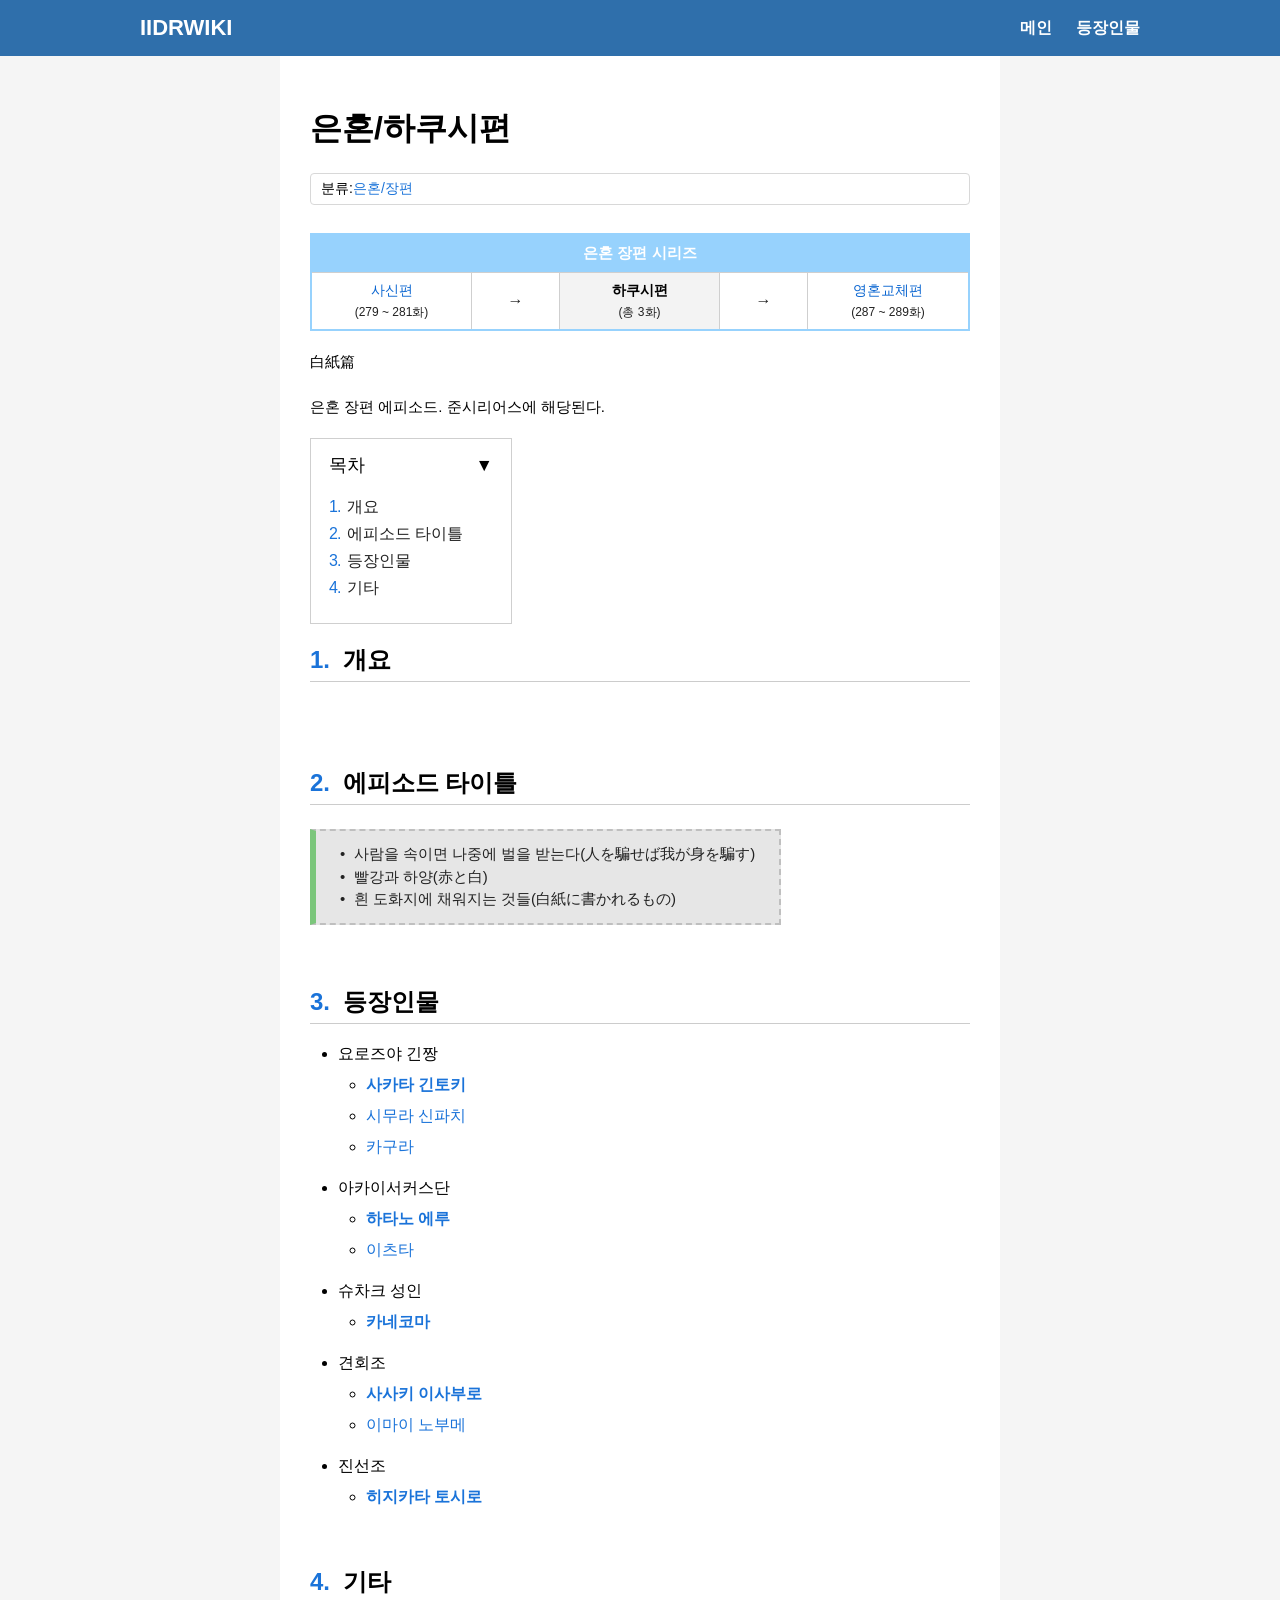
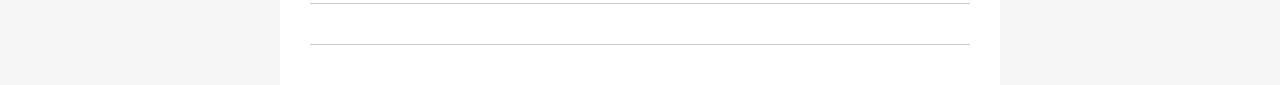
<file: gintama/hakushi.html>
<!DOCTYPE html>
<html lang="ko">

<head>

<meta charset="UTF-8">
<meta name="viewport" content="width=device-width, initial-scale=1.0">

<title>은혼/하쿠시편 - 아이위키</title>

<link rel="stylesheet" href="../style.css">

</head>

<body>

<header class="header">

<div class="header-inner">

<h1 class="logo">
<a href="../index.html">IIDRWIKI</a>
</h1>

<nav class="topnav">

<a href="../index.html">메인</a>
<a href="../characters.html">등장인물</a>

</nav>

</div>

</header>

<div class="layout">

<main class="content">

<h1>은혼/하쿠시편</h1>

<div class="wiki-category">
분류:<a href="#">은혼/장편</a>
</div>

<div class="series-box">
  <div class="series-title">은혼 장편 시리즈</div>

  <div class="series-row">
    <div class="series-item">
      <a href="https://namu.wiki/w/은혼/사신편">사신편</a>
      <div class="series-ep">(279 ~ 281화)</div>
    </div>

    <div class="series-arrow">→</div>

    <div class="series-item current">
      <span>하쿠시편</span>
      <div class="series-ep">(총 3화)</div>
    </div>

    <div class="series-arrow">→</div>

    <div class="series-item">
      <a href="https://namu.wiki/w/은혼/영혼교체편">영혼교체편</a>
      <div class="series-ep">(287 ~ 289화)</div>
    </div>
  </div>
</div>

<p>白紙篇<br><br>은혼 장편 에피소드. 준시리어스에 해당된다.<br></p>

<div class="toc" id="toc">
  <button type="button" class="toc-toggle" id="toc-toggle" aria-expanded="true">
    <span class="toc-title">목차</span>
    <span class="toc-arrow">▼</span>
  </button>

  <div class="toc-body" id="toc-body">
    <ol id="toc-list"></ol>
  </div>
</div>

<div style="clear:both;"></div>

<h2>개요</h2>

<p>
<br><br>
</p>


<h2>에피소드 타이틀</h2>

<div class="quote-box">
  <p>•&nbsp;&nbsp;사람을 속이면 나중에 벌을 받는다(人を騙せば我が身を騙す)</p>
  <p>•&nbsp;&nbsp;빨강과 하양(赤と白)</p>
  <p>•&nbsp;&nbsp;흰 도화지에 채워지는 것들(白紙に書かれるもの)</p>
</div>
<p><br></p>

<h2>등장인물</h2>
<ul class="character-tree">
  <li>
    <span class="group-name">요로즈야 긴짱</span>
    <ul>
      <li><a href="https://namu.wiki/w/사카타%20긴토키"><strong>사카타 긴토키</strong></a></li>
      <li><a href="https://namu.wiki/w/시무라%20신파치">시무라 신파치</a></li>
      <li><a href="https://namu.wiki/w/카구라(은혼)">카구라</a></li>
    </ul>
  </li>

  <li>
    <span class="group-name">아카이서커스단</span>
    <ul>
      <li><a href="/characters/01.html"><strong>하타노 에루</strong></a></li>
      <li><a href="/characters/itsuta.html">이츠타</a></li>
    </ul>
  </li>

  <li>
    <span class="group-name">슈차크 성인</span>
    <ul>
      <li><a href="#"><strong>카네코마</strong></a></li>
    </ul>
  </li>

  <li>
    <span class="group-name">견회조</span>
    <ul>
      <li><a href="https://namu.wiki/w/사사키%20이사부로"><strong>사사키 이사부로</strong></a></li>
      <li><a href="https://namu.wiki/w/이마이%20노부메">이마이 노부메</a></li>
    </ul>
  </li>

  <li>
    <span class="group-name">진선조</span>
    <ul>
      <li><a href="#"><strong>히지카타 토시로</strong></a></li>
    </ul>
  </li>

  <br>
</ul>

<h2>기타</h2>
<p></p>

<section class="footnotes-section">
<ol id="footnotes-list"></ol>
</section>

</main>

</div>

<script src="../script.js"></script>

</body>
</html>
</file>
<file: style.css>
body {
  margin: 0;
  font-family: Arial, sans-serif;
  background: #f5f5f5;
}

/* 헤더 */
.header {
  background: #2f6fab;
  color: white;
}

.header-inner {
  max-width: 1000px;
  margin: auto;
  display: flex;
  align-items: center;
  justify-content: space-between;
  padding: 15px;
}

.logo {
  margin: 0;
  font-size: 22px;
}

.logo a {
  color: white;
  text-decoration: none;
}

.logo a:visited {
  color: white;
}

.topnav a {
  color: white;
  margin-left: 20px;
  text-decoration: none;
  font-weight: bold;
}

.topnav a:visited {
  color: white;
}

.topnav a:hover {
  text-decoration: underline;
}

/* 레이아웃 */
.layout {
  max-width: 720px;
  margin: 0 auto;
}

.content {
  background: white;
  padding: 30px;
}

/* 분류 */
.wiki-category {
  border: 1px solid #d8d8d8;
  border-radius: 4px;
  background: #fff;
  padding: 6px 10px;
  margin: 20px 0 28px 0;
  font-size: 14px;
}

.wiki-category strong {
  font-weight: 700;
  color: #222;
}

.wiki-category a {
  color: #1a73d9;
  text-decoration: none;
}

.wiki-category a:hover {
  text-decoration: underline;
}

.wiki-parent-doc {
  display: flex;
  align-items: center;
  gap: 4px;
  margin: 18px 0 30px 0;
  font-size: 16px;
}

/*상위 문서*/
.parent-icon {
  width: 20px;
  height: 20px;
  border-radius: 50%;
  background: #2f6fab;
  color: #fff;
  display: inline-flex;
  align-items: center;
  justify-content: center;
  font-size: 10px;
  font-weight: 900;
  line-height: 1;
  flex-shrink: 0;
}

.parent-label {
  color: #222;
  font-weight: 400;
}

.wiki-parent-doc a {
  color: #1a73d9;
  text-decoration: none;
}

.wiki-parent-doc a:hover {
  text-decoration: underline;
}

/* 대사 */
.quote-box {
  display: inline-block;
  border: 2px dashed #bfbfbf;
  border-left: 6px solid #7bc67b;
  background: #e6e6e6;
  padding: 12px 24px;
  margin: 4px 0;
  font-size: 17px;
  line-height: 1.7;
  font-weight: 400;
  color: #222;
  box-sizing: border-box;
  max-width: 100%;
}

.quote-box p {
  margin: 0;
}

.quote-divider {
  border: none;
  border-top: 1px solid #bfbfbf;
  margin: 6px 0;
}

.quote-box-b {
  display: inline-block;
  border: 2px dashed #bfbfbf;
  border-left: 6px solid #7bc67b;
  background: #e6e6e6;
  padding: 12px 24px;
  font-size: 15px;
  line-height: 1.7;
  color: #222;
  box-sizing: border-box;
  max-width: 100%;
}

.quote-box-a {
  display: inline-block;
  border: 2px dashed #bfbfbf;
  border-left: 6px solid #7bc67b;
  background: #e6e6e6;
  padding: 12px 24px;
  font-size: 15px;
  line-height: 1.7;
  font-weight: 700;
  color: #222;
  box-sizing: border-box;
  max-width: 100%;
}

.quote-box-a p {
  margin: 0;
}

.quote-divider {
  border: none;
  border-top: 1px solid #bfbfbf;
  margin: 6px 0;
}

.description-box {
  margin: 10px 0;
  padding: 10px 15px;
  background: #f7f7f7;
  border: 1px solid #d5d5d5;
  font-size: 15px;
  line-height: 1.5;
  box-sizing: border-box;
  width: 55%;
}

/* 목차 */
.toc {
  border: 1px solid #cfcfcf;
  background: #fff;
  padding: 0;
  margin: 20px 0;
  width: 200px;
}

.toc_p {
  border: 1px solid #cfcfcf;
  background: #fff;
  padding: 0;
  margin: 20px 0;
  width: 240px;
}

.toc_r {
  border: 1px solid #cfcfcf;
  background: #fff;
  padding: 0;
  margin: 20px 0;
  width: 160px;
}

.toc-toggle {
  width: 100%;
  display: flex;
  align-items: center;
  justify-content: space-between;
  padding: 14px 18px;
  background: none;
  border: none;
  font-size: 1.1rem;
  font-weight: bold;
  cursor: pointer;
  text-align: left;
}

.toc-title {
  display: flex;
  align-items: center;
  gap: 6px;
  font-weight: 500;
}

.toc-arrow {
  font-size: 1.1rem;
  line-height: 1;
  transition: transform 0.2s ease;
}

.toc-toggle.collapsed .toc-arrow {
  transform: rotate(-90deg);
}

.toc-body {
  padding: 0 18px 18px 18px;
}

.toc-body.hidden {
  display: none;
}

#toc-list {
  margin: 0;
  padding-left: 0;
  list-style: none;
}

#toc-list li {
  margin: 6px 0;
}

#toc-list a {
  text-decoration: none;
  color: #1a73d9;
}

#toc-list a:hover {
  text-decoration: underline;
}

.toc-num {
  margin-right: 6px;
  font-weight: 400;
  letter-spacing: -0.05em;
}

.toc-text {
  color: #222;
  text-decoration: none;
}

.toc-text:hover {
  text-decoration: underline;
}

.toc-sublist {
  margin-top: 6px;
  padding-left: 1.4em;
  list-style: none;
}

/*스포일러*/
.spoiler-inline {
  cursor: pointer;
  display: inline-block;
}

.spoiler-content {
  display: none;
}

/* 본문 링크 스타일 */
.content a {
  color: #1a73d9;
  text-decoration: none;
}

.content a:visited {
  color: #1a73d9;
}

.content a:hover {
  text-decoration: underline;
}

.content a.hidden-link {
  color: #f5f5f5;
}

.content a.hidden-link:visited {
  color: #f5f5f5;
}

.content a.hidden-link:hover {
  text-decoration: underline;
  text-decoration-color: #1a73d9;
}

/* 제목 */
h2 {
  border-bottom: 1px solid #ccc;
  padding-bottom: 5px;
}

h3 {
  border-bottom: 1px solid #ccc;
  padding-bottom: 5px;
}

.content p {
  font-size: 15px;
  line-height: 1.5;
}

.char-line {
  font-size: 15px;
  /* 다른 p와 동일 */
  margin: 0;
  /* 위아래 간격 제거 */
  line-height: 1.5;
  /* 기존과 맞춤 */
}

/* 등장인물 목록 */
.character-list {
  list-style: none;
  padding: 0;
}

.character-list li {
  margin-bottom: 10px;
}

.character-list a {
  color: #0366d6;
  text-decoration: none;
}

.character-list a:hover {
  text-decoration: underline;
}

.cancel_text {
  color: #9a9a9a;
  text-decoration: line-through;
}

.cancel_text:hover {
  text-decoration: none;
}

/* 인포박스 */
.character-infobox {
  width: 340px;
  border: 1px solid #b5b5b5;
  float: right;
  margin: 0 0 20px 20px;
  font-size: 14px;
  background: #e6e6e6;
}

.char-title {
  background: #bb4052;
  text-align: center;
  padding: 10px;
  color: #fff6f3;
}

.char-title1 {
  background: #f9f5e9;
  text-align: center;
  padding: 10px;
}

.char-title2 {
  background: #FFFEF0;
  text-align: center;
  padding: 10px;
}

.char-name-ko {
  font-size: 20px;
  font-weight: 700;
}

.char-name-jp {
  display: inline-block;
  text-align: left;
}

.char-name-sub {
  font-size: 16px;
  font-weight: 700;
  display: inline-block;
  text-align: center;
  margin-top: 0;
}

.char-name-sub_ {
  margin-top: 5px;
  font-size: 10px;
  font-weight: 700;
  display: block;
  text-align: left;
  margin-bottom: -1px;
}

.char-name-sub rt {
  font-size: 0.55em;
  font-weight: 400;
}

.char-image img {
  width: 100%;
  display: block;
}

.info-row {
  display: flex;
  border-top: 1px solid #b5b5b5;
}

.info-label {
  width: 28%;
  background: #bb4052;
  padding: 8px;
  font-weight: bold;
  text-align: center;
  color: #fff6f3;
  display: flex;
  align-items: center;
  justify-content: center;
}

.info-label1 {
  width: 28%;
  background: #d2d2d2;
  padding: 8px;
  text-align: center;
  color: #2d2d2d;
  display: flex;
  align-items: center;
  justify-content: center;
}

.info-label2 {
  width: 28%;
  background: #c8c8c8;
  padding: 8px;
  text-align: center;
  color: #373737;
  display: flex;
  align-items: center;
  justify-content: center;
}

.info-label3 {
  width: 28%;
  background: #FFFEF0;
  padding: 8px;
  text-align: center;
  color: #000;
  font-weight: bold;
  display: flex;
  align-items: center;
  justify-content: center;
}

.info-value {
  flex: 1;
  padding: 8px;
  background: #fff;
}

.info-value1 {
  flex: 1;
  padding: 8px;
  background: #dcdcdc;
  text-align: center;
  color: #222222;
}

.info-more summary {
  cursor: pointer;
  text-align: center;
  font-weight: bold;
  padding: 8px;
  background: #bb4052;
  color: #fff6f3;
  border-top: 1px solid #b5b5b5;
}

/* Navbox */
.navbox {
  width: 75%;
  max-width: 800px;
  margin: 40px auto;
  border: 2px solid #97d2fd;
  font-size: 14px;
  background: #fff;
}

.navbox-title {
  background: #97d2fd;
  color: white;
  font-weight: bold;
  text-align: center;
  padding: 12px;
  font-size: 16px;
}

.navbox-title a,
.navbox-title a:visited {
  color: #ffffff;
  font-weight: 700;
  text-decoration: none;
  font-size: 20px;
  line-height: 1.1;
  display: block;

}

.navbox-header {
  text-align: center;
  padding: 8px;
}

.navbox-subtitle {
  display: inline-block;
  font-size: 14px;
  margin-top: 4px;
  padding: 3px 4px;
  border-radius: 4px;
  background: #e01e1e;
  color: #fefafb;
  font-weight: bold;
}

.navbox-toggle {
  text-align: center;
  font-weight: bold;
  cursor: pointer;
  margin: 8px 0;
}

.navbox-table {
  width: 100%;
  border-collapse: collapse;
}

.navbox-table th,
.navbox-table td {
  border: 1px solid #ddd;
  padding: 6px;
}

.navbox-center {
  text-align: center;
}

.navbox-section-01 {
  background: #fd5378;
  color: white;
}

.navbox-section-02 {
  background: #f59974;
  color: #222;
}

.navbox-table a {
  text-decoration: none;
  color: #0645ad;
}

.navbox-table a:hover {
  text-decoration: underline;
}

/* 각주 */
.footnote {
  color: #0275d8;
  cursor: pointer;
  font-size: 0.8em;
  vertical-align: super;
}

.footnote-popup {
  position: absolute;
  background: white;
  border: 1px solid #ccc;
  padding: 10px;
  max-width: 300px;
  font-size: 13px;
  box-shadow: 0 2px 6px rgba(0, 0, 0, 0.2);
  z-index: 999;
  display: none;
}

.footnote-ref {
  color: #0275d8;
  cursor: pointer;
  font-size: 0.8em;
  vertical-align: super;
  text-decoration: none;
}

.footnote-ref:hover {
  text-decoration: underline;
}

.footnote-tooltip {
  position: absolute;
  display: none;
  max-width: min(320px, calc(100vw - 24px));
  padding: 8px 10px;
  background: #fff;
  border: 1px solid #cfcfcf;
  box-shadow: 0 2px 8px rgba(0, 0, 0, 0.15);
  font-size: 13px;
  line-height: 1.45;
  z-index: 9999;
  box-sizing: border-box;
  white-space: normal;
  overflow-wrap: break-word;
  word-break: keep-all;
}

@media (max-width: 768px) {
  .footnote-tooltip {
    max-width: calc(100vw - 16px);
    font-size: 12px;
    line-height: 1.5;
  }
}

.footnotes-section {
  margin-top: 40px;
  padding-top: 10px;
  border-top: 1px solid #ccc;
}

.footnotes-section h2 {
  margin-bottom: 12px;
}

#footnotes-list {
  list-style: none;
  padding-left: 0;
  margin: 0;
}

#footnotes-list li {
  margin-bottom: 8px;
  line-height: 1.6;
}

.footnote-note-number {
  margin-right: 6px;
}

.footnote-backlink {
  color: #0275d8;
  text-decoration: none;
  font-size: 1em;
  cursor: pointer;
}

.footnote-backlink:hover {
  text-decoration: underline;
}

/* 문단 번호 */
.section-number {
  color: #1a73d9;
  text-decoration: none;
  font-weight: 700;
  margin-right: 6px;
}

.section-number:hover {
  text-decoration: underline;
}

/* 작성 중 팝업 오버레이 */
.page-status-overlay {
  position: fixed;
  inset: 0;
  background: rgba(0, 0, 0, 0.28);
  display: none;
  align-items: center;
  justify-content: center;
  z-index: 10000;
  padding: 20px;
  box-sizing: border-box;
}

/* 팝업 박스 */
.page-status-popup {
  width: min(360px, calc(100vw - 32px));
  background: #fff;
  border: 1px solid #cfcfcf;
  box-shadow: 0 8px 24px rgba(0, 0, 0, 0.18);
  padding: 18px 20px;
  text-align: center;
  line-height: 1.6;
  font-size: 14px;
  color: #222;
  box-sizing: border-box;
}

.page-status-popup strong {
  display: block;
  margin-bottom: 6px;
  font-size: 15px;
}

.series-box {
  width: 100%;
  border: 2px solid #97d2fd;
  background: #f3f3f3;
  box-sizing: border-box;
  margin: 20px 0;
}

.series-title {
  background: #97d2fd;
  color: #fff;
  text-align: center;
  font-size: 0.95rem;
  font-weight: 600;
  padding: 8px 8px;
  border-bottom: 1px solid #cfcfcf;
}

.series-row {
  display: grid;
  grid-template-columns: 1fr 88px 1fr 88px 1fr;
  align-items: stretch;
}

.series-item,
.series-arrow {
  min-height: 56px;
  display: flex;
  flex-direction: column;
  justify-content: center;
  align-items: center;
  border-right: 1px solid #cfcfcf;
  padding: 4px 8px;
  box-sizing: border-box;
  background: #fff;
  text-align: center;
}

.series-item.current {
  background: #f3f3f3;
  font-weight: 700;
}

.series-row>*:last-child {
  border-right: none;
}

.series-item a,
.series-item span {
  line-height: 1.35;
  word-break: keep-all;
  font-size: 0.9rem;
}

.series-item a {
  color: #0b66d1;
  text-decoration: none;
}

.series-item a:hover {
  text-decoration: underline;
}

.series-item.current span {
  color: #000;
}

.series-ep {
  margin-top: 4px;
  color: #222;
  line-height: 1.4;
  word-break: keep-all;
  font-size: 0.75rem;
  font-weight: 400;
}

.series-arrow {
  font-size: 1rem;
  font-weight: 500;
  color: #222;
}

.content .character-tree {
  font-size: inherit;
  line-height: inherit;
  margin: 0;
  padding-left: 28px;
}

.character-tree li {
  line-height: inherit;
  margin: 0;
}

.character-tree>li {
  margin-bottom: 20px;
}

.character-tree>li>ul {
  margin: 4px 0 0 0;
  padding-left: 28px;
}

.character-tree>li>ul>li {
  margin: 10px 0;
}

.character-tree a {
  color: #1a73d9;
  text-decoration: none;
}

.character-tree a:visited {
  color: #1a73d9;
}

.character-tree a:hover {
  text-decoration: underline;
}

/* ===========================
   초고교급 학생 틀
=========================== */

.ultimate-box {
  width: 90%;
  border: 1px solid #cfcfcf;
  background: #f5f5f5;
  box-sizing: border-box;
  margin: 25px auto;
}

.ultimate-title {

  background: #dddddd;

  text-align: center;

  padding: 6px;

  font-size: 15px;

  font-weight: bold;

  line-height: 1.45;

}

.ultimate-title a {

  color: #0b66d1;

  text-decoration: none;

}

.ultimate-title a:hover {

  text-decoration: underline;

}

.ultimate-grid {

  display: grid;

  grid-template-columns: repeat(6, 1fr);

  gap: 10px;

  padding: 10px;

}

.ultimate-grid-a {

  display: grid;

  grid-template-columns: repeat(7, 1fr);

  gap: 10px;

  padding: 10px;

}

.ultimate-card {

  text-align: center;

}

.ultimate-job {

  border-radius: 6px;

  color: #fff;

  font-size: 13px;

  padding: 2px 6px;

  margin-bottom: 4px;

}

.ultimate-name {

  font-size: 13px;

  line-height: 1.1;

}

.ultimate-name a {

  color: #0b66d1;

  text-decoration: none;

}

.ultimate-name a:hover {

  text-decoration: underline;

}

/* 색상 */

.job-green {
  background: #228b22;
}

.job-pink {
  background: #ff69b4;
}

.job-yellow {
  background: #ffc800;
  color: #222;
}

.job-purple {
  background: #9966cc;
}

.job-blue {
  background: #4570e6;
}

.job-magenta {
  background: #c71585;
}

.job-red {
  background: #b22222;
}

.job-ivory {
  background: #f1e7c8;
  color: #222;
}

.job-violet {
  background: #880085;
}

.job-grapefruit {
  background: #ea3c53;
}

.job-lemon {
  background: #ffef00;
  color: #222;
}

.job-navy {
  background: #0047ab;
}

.job-orange {
  background: #8b4513;
}

.job-darkgreen {
  background: #00563b;
}

.job-salmon {
  background: #ff9e9b;
}

.job-lime {
  background: #dfff00;
  color: #222;
}

.job-gray {
  background: #f5f5f5;
  color: #f5f5f5;
}

.gift-table {
    width: 66%;
    border-collapse: collapse;
    margin: 20px 0;
    table-layout: fixed;
}

.gift-table th,
.gift-table td {
    border: 1px solid #d8d8d8;
    padding: 14px 18px;
    font-size: 15px;
    line-height: 1.5;
    text-align: center;
    vertical-align: middle;
    font-weight: 400;
}

.gift-table th {
    width: 45%;
    background: #fafafa;
}

.gift-table td {
    background: #fff;
}

.punishment-box {
    margin: 20px 0;
    padding: 10px 12px;
    border: 1px solid #ced3d8;
    background-color: #f8f8f8;
    color: #222;
    line-height: 1.3;
    font-size: 15px;
}

.image-popup-link{
    color:#008000;
    text-decoration:underline;
    cursor:pointer;
}

/* 이미지 프레임 */

.image-frame {

  width: 100%;

  margin: 20px 0;

  border: 1px solid #555;

  background: #000;

  box-sizing: border-box;

  padding-top: 4px;

}

/* 이미지 */

.image-frame img {

  display: block;

  width: 98%;

  height: auto;

  margin: 0 auto;

  margin-bottom: 5px;

}

/* 아래 검은 설명 */

.image-caption {

  background: #000;

  color: #fff;

  text-align: center;

  padding: 7px 10px;

  font-size: 15px;

  font-weight: 700;

  border-top: 1px solid #fff;

}

/* 배경 */
.image-popup{
    display:none;
    position:fixed;
    inset:0;

    background:rgba(0,0,0,.6);

    justify-content:center;
    align-items:center;

    z-index:9999;
}

/* 팝업창 */
.image-popup-window{

    background:#fff;

    padding:12px;

    border-radius:6px;

    box-shadow:0 8px 30px rgba(0,0,0,.35);

    cursor:default;
}

/* 이미지 */
#imagePopupImg{

    display:block;

    max-width:85vw;
    max-height:85vh;

    width:auto;
    height:auto;

    object-fit:contain;

    cursor:zoom-in;

    user-select:none;
    -webkit-user-drag:none;
}

/* 모바일 */

@media (max-width:768px) {

  .ultimate-grid {

    grid-template-columns: repeat(3, 1fr);
    align-items:center;

  }

    .ultimate-grid-a {

    grid-template-columns: repeat(4, 1fr);
    align-items:center;

  }

  .ultimate-title {

    font-size: 12px;

  }

  .description-box {

    width: 80%;

  }

}

/* 반응형 */
@media (max-width: 768px) {
  .series-title {
    font-size: 1.05rem;
    padding: 10px 8px;
  }

  .series-row {
    grid-template-columns: 1fr;
  }

  .series-item,
  .series-arrow {
    min-height: auto;
    border-right: none;
    border-bottom: 1px solid #cfcfcf;
    padding: 12px 10px;
  }

  .series-row>*:last-child {
    border-bottom: none;
  }

  .series-item a,
  .series-item span {
    font-size: 1rem;
  }

  .series-ep {
    font-size: 0.9rem;
    margin-top: 6px;
  }

  .series-arrow {
    font-size: 1.5rem;
  }

  .page-status-popup {
    width: min(320px, calc(100vw - 24px));
    font-size: 13px;
    padding: 16px 18px;
  }

  .character-infobox {
    float: none;
    width: 100%;
    margin: 20px 0;
  }

  .header-inner {
    flex-direction: column;
    align-items: flex-start;
  }

  .topnav {
    margin-top: 10px;
  }

  .toc-toggle {
    color: #222;
    -webkit-appearance: none;
    appearance: none;
    -webkit-tap-highlight-color: transparent;
  }

  .toc-title,
  .toc-arrow {
    color: #222;
  }
}

/* ===========================
   모바일 추가 대응 (기존 코드 수정 X)
=========================== */

@media (max-width:768px){

  /* 선물 표 */
  .gift-table{
    width:100%;
    font-size:14px;
  }

  .gift-table th,
  .gift-table td{
    padding:10px 8px;
    font-size:14px;
    word-break:keep-all;
    overflow-wrap:anywhere;
  }

  /* 벌칙 설명 박스 */
  .punishment-box{
    font-size:14px;
    line-height:1.6;
    word-break:keep-all;
    overflow-wrap:anywhere;
  }

  /* 이미지 프레임 */
  .image-frame{
    margin:16px 0;
  }

  .image-caption{
    font-size:14px;
    padding:6px 8px;
  }

  /* 팝업 */
  .image-popup-window{
    max-width:94vw;
    max-height:94vh;
    padding:8px;
    box-sizing:border-box;
  }

  #imagePopupImg{
    max-width:90vw;
    max-height:90vh;
  }

}
</file>
